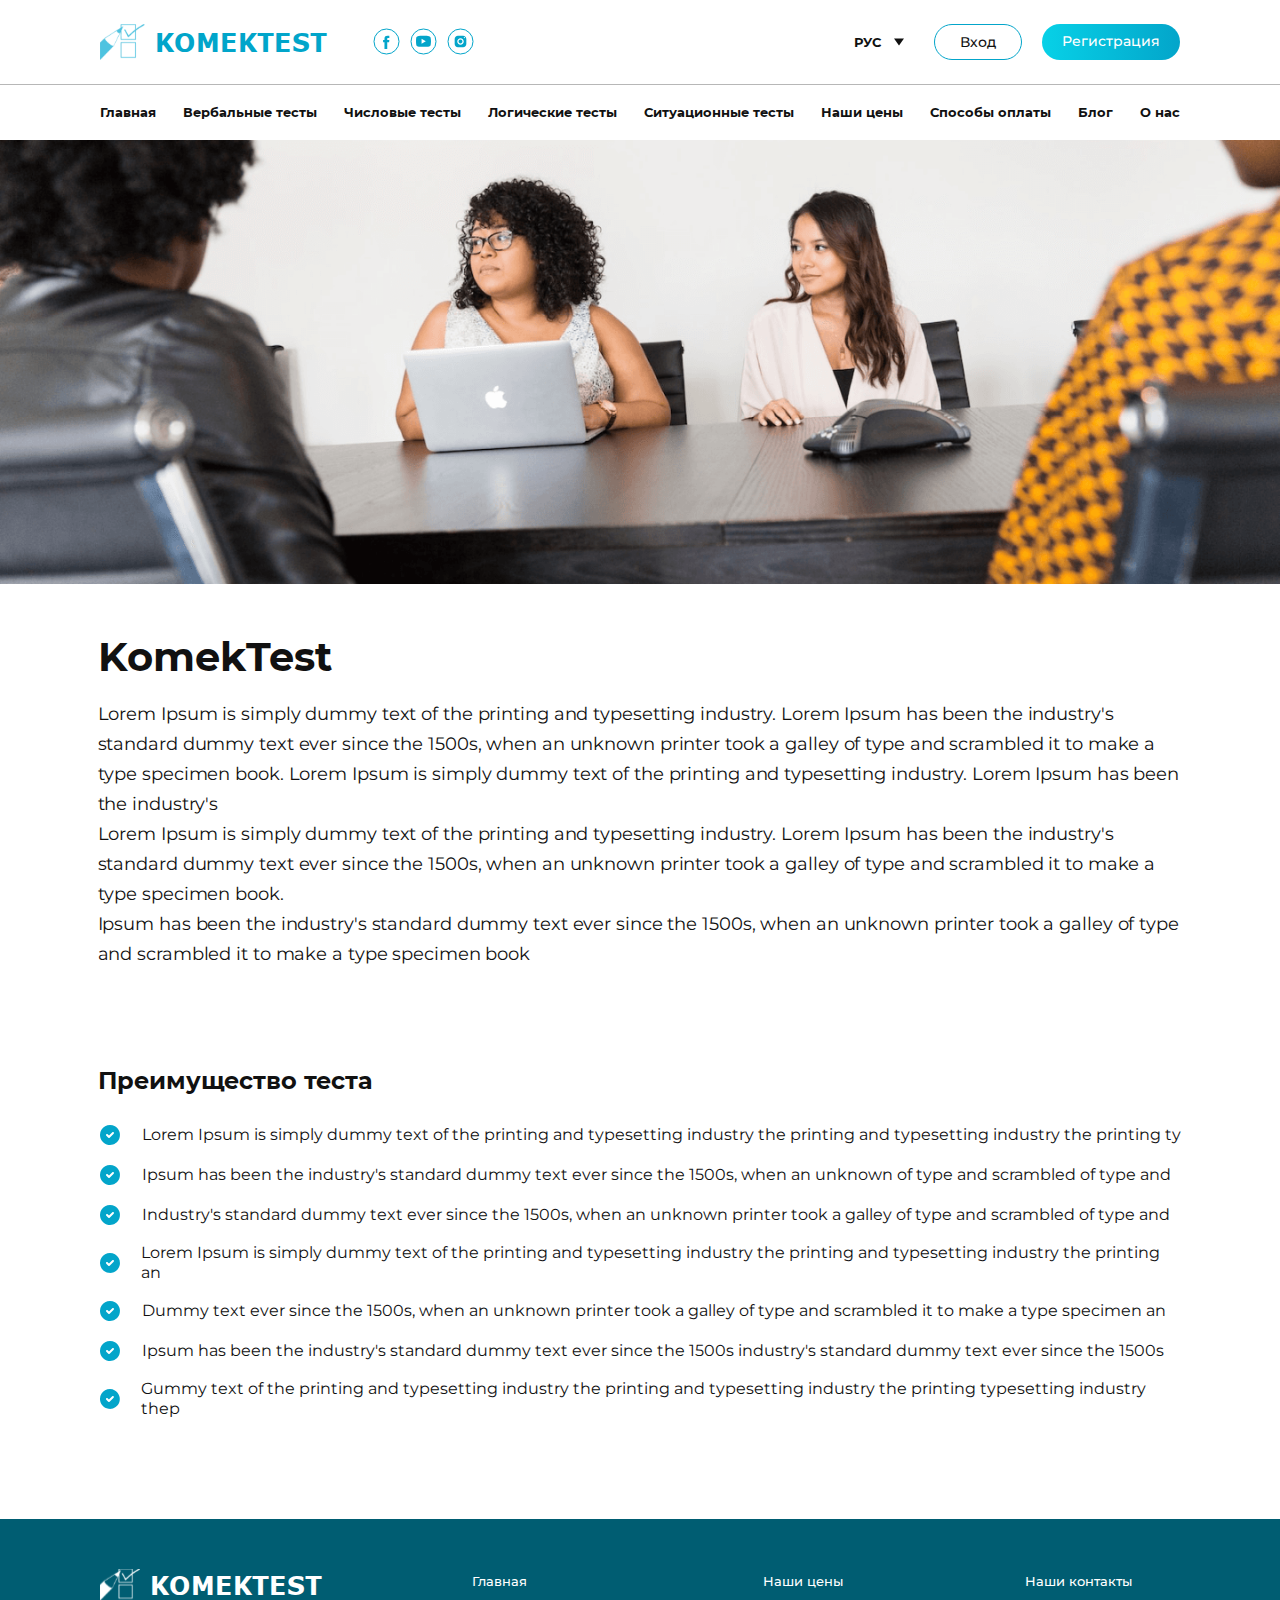
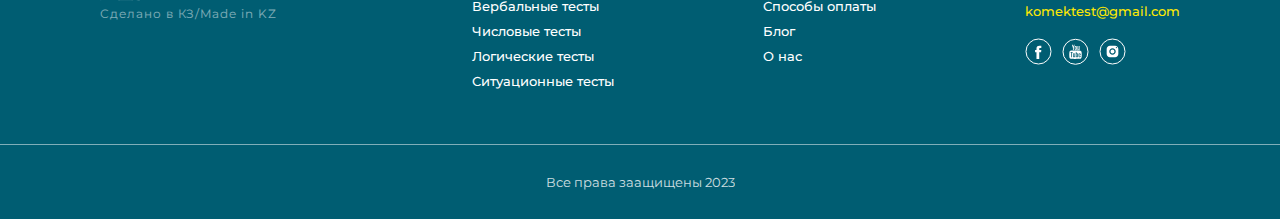
<file: aboutus.html>
<!DOCTYPE html>
<html lang="ru">

<head>
  <meta charset="UTF-8">
  <meta name="viewport" content="width=device-width, initial-scale=1.0">
  <meta http-equiv="X-UA-Compatible" content="ie=edge">
  <title>Komektest</title>
  <link rel="shortcut icon" href="/images/favicon.icon">
  <link rel="stylesheet" href="css/slick.css">
  <link rel="stylesheet" href="css/style.css">
</head>

<body id="body">
<div class="wrapper">
  <header class="header">
    <div class="header__content">
      <div class="header__body-wrapper">
        <div class="header__body">
          <div class="header__block">
            <a class="logo" href="index.html">
              <img src="images/logo-header.svg" alt="logo">
              komektest
            </a>
            <div class="header__socials">
              <a href="#">
                <svg xmlns="http://www.w3.org/2000/svg" width="27" height="27" viewBox="0 0 27 27" fill="none">
                  <circle cx="13.5" cy="13.5" r="12.5" stroke="#03A5CA"/>
                  <path fill-rule="evenodd" clip-rule="evenodd" d="M14.2469 20.8864H11.4756V14.3514H10.0908V12.0997H11.4756V10.7479C11.4756 8.91105 12.2571 7.81818 14.4789 7.81818H16.3281V10.0707H15.1724C14.3074 10.0707 14.2503 10.3854 14.2503 10.9726L14.2465 12.0997H16.3408L16.0957 14.3514H14.2465V20.8864H14.2469Z" fill="#03A5CA"/>
                </svg>
              </a>
              <a href="#">
                <svg xmlns="http://www.w3.org/2000/svg" width="27" height="27" viewBox="0 0 27 27" fill="none">
                  <circle cx="13.5" cy="13.5" r="12.5" stroke="#03A5CA"/>
                  <path fill-rule="evenodd" clip-rule="evenodd" d="M19.0152 8.12768C19.7819 8.30169 20.4426 8.85906 20.5813 9.62442C20.7553 10.4945 20.9293 11.7125 21 13.2786C20.9647 14.8093 20.7906 16.0627 20.652 16.9327C20.512 17.7334 19.8513 18.2555 19.0859 18.4295C17.8679 18.6728 15.7798 18.8468 13.4823 18.8468C11.1849 18.8468 9.09679 18.6728 7.87874 18.4295C7.11338 18.2555 6.45269 17.6981 6.31267 16.9327C6.13866 16.0627 6 14.8446 6 13.2786C6 11.7125 6.13866 10.4945 6.27868 9.62442C6.41735 8.82371 7.07939 8.30169 7.84475 8.12768C8.99347 7.88434 11.1509 7.71033 13.447 7.71033C15.7444 7.71033 17.8679 7.88434 19.0152 8.12768ZM15.8138 13.2786L11.5682 10.8425V15.7147L15.8138 13.2786Z" fill="#03A5CA"/>
                </svg>
              </a>
              <a href="#">
                <svg xmlns="http://www.w3.org/2000/svg" width="27" height="27" viewBox="0 0 27 27" fill="none">
                  <circle cx="13.5" cy="13.5" r="12.5" stroke="#03A5CA"/>
                  <path fill-rule="evenodd" clip-rule="evenodd" d="M7.66699 10.9074C7.66699 9.11787 9.1182 7.66666 10.9077 7.66666H16.0929C17.8825 7.66666 19.3337 9.11787 19.3337 10.9074V16.0926C19.3337 17.8821 17.8825 19.3333 16.0929 19.3333H10.9077C9.1182 19.3333 7.66699 17.8821 7.66699 16.0926V10.9074ZM18.0374 9.61111C18.0374 9.25333 17.747 8.96296 17.3892 8.96296C17.0314 8.96296 16.7411 9.25333 16.7411 9.61111C16.7411 9.96889 17.0314 10.2593 17.3892 10.2593C17.747 10.2593 18.0374 9.96889 18.0374 9.61111ZM13.5003 10.2593C15.2899 10.2593 16.7411 11.7105 16.7411 13.5C16.7411 15.2895 15.2899 16.7407 13.5003 16.7407C11.7108 16.7407 10.2596 15.2895 10.2596 13.5C10.2596 11.7105 11.7108 10.2593 13.5003 10.2593ZM11.5559 13.5C11.5559 12.4261 12.4264 11.5556 13.5003 11.5556C14.5742 11.5556 15.4448 12.4261 15.4448 13.5C15.4448 14.5739 14.5742 15.4444 13.5003 15.4444C12.4264 15.4444 11.5559 14.5739 11.5559 13.5Z" fill="#03A5CA"/>
                </svg>
              </a>
            </div>
          </div>
          <div class="header__box">
            <div class="dropdown">
              <button class="dropdown__button">Рус</button>
              <ul class="dropdown__list">
                <a href="#">Каз</a>
              </ul>
              <input type="text" name="select-category" value="" class="dropdown__input-hidden">
            </div>
            <div class="header__part">
              <a class="popup-link" href="#popup">Вход</a>
              <a class="popup-link" href="#popup-reg">Регистрация</a>
            </div>
          </div>
          <div class="header__burger" id="hamb">
            <span></span>
          </div>
        </div>
      </div>
        <div class="header__bottom _container">
          <nav class="menu" id="menu">
            <ul class="menu__list">
              <li class="menu__list-item">
                  <a href="index.html">Главная</a>
              </li>
              <li class="menu__list-item">
                  <a href="#">Вербальные тесты</a>
              </li>
              <li class="menu__list-item">
                  <a href="#">Числовые тесты</a>
              </li>
              <li class="menu__list-item">
                  <a href="#">Логические тесты</a>
              </li>
              <li class="menu__list-item">
                <a href="#">Ситуационные тесты </a>
              </li>
              <li class="menu__list-item">
                  <a href="prices.html">Наши цены</a>
              </li>
              <li class="menu__list-item">
                  <a href="qr.html">Способы оплаты</a>
              </li>
              <li class="menu__list-item">
                  <a href="blog.html">Блог</a>
              </li>
              <li class="menu__list-item">
                <a href="aboutus.html">О нас</a>
              </li>
            </ul>
          </nav>
        </div>
      </div>
  </header>
<main class="main">

  <section class="aboutus">
    <div class="aboutus__content">
      <div class="aboutus__photo">
        <img src="images/aboutus-photo.png" alt="about us photo">
      </div>
      <div class="aboutus__body">
        <div class="aboutus__title">
          <h1>KomekTest</h1>
        </div>
        <div class="aboutus__text">
          <p>Lorem Ipsum is simply dummy text of the printing and typesetting industry. Lorem Ipsum has been the industry's standard dummy text ever since the 1500s, when an unknown printer took a galley of type and scrambled it to make a type specimen book. Lorem Ipsum is simply dummy text of the printing and typesetting industry. Lorem Ipsum has been the industry's</p>
          <p>Lorem Ipsum is simply dummy text of the printing and typesetting industry. Lorem Ipsum has been the industry's standard dummy text ever since the 1500s, when an unknown printer took a galley of type and scrambled it to make a type specimen book.</p>
          <p>Ipsum has been the industry's standard dummy text ever since the 1500s, when an unknown printer took a galley of type and scrambled it to make a type specimen book</p>
        </div>
        <h2>Преимущество теста</h2>
        <ul class="aboutus__advantage">
          <li>
            <svg xmlns="http://www.w3.org/2000/svg" width="24" height="24" viewBox="0 0 24 24" fill="none">
              <path fill-rule="evenodd" clip-rule="evenodd" d="M21.433 15.3188C23.03 10.7794 21.1674 5.74622 17 3.34001C13.9561 1.58249 10.213 1.55208 7.14089 3.2599C4.06882 4.96772 2.11892 8.163 2.005 11.676L2 12L2.005 12.324C2.16086 17.1337 5.72024 21.1503 10.4762 21.8834C15.2323 22.6165 19.836 19.8583 21.433 15.3188ZM14.387 9.21002C14.7851 8.90121 15.3507 8.93678 15.707 9.29302C16.0632 9.64928 16.0988 10.2149 15.79 10.613L15.707 10.707L11.707 14.707L11.613 14.79C11.2523 15.0699 10.7477 15.0699 10.387 14.79L10.293 14.707L8.293 12.707L8.21 12.613C7.90142 12.2149 7.9371 11.6494 8.29326 11.2933C8.64943 10.9371 9.2149 10.9014 9.613 11.21L9.707 11.293L11 12.585L14.293 9.29302L14.387 9.21002Z" fill="#03A5CA"/>
            </svg>
            <p>Lorem Ipsum is simply dummy text of the printing and typesetting industry the printing and typesetting industry the printing  ty</p>
          </li>
          <li>
            <svg xmlns="http://www.w3.org/2000/svg" width="24" height="24" viewBox="0 0 24 24" fill="none">
              <path fill-rule="evenodd" clip-rule="evenodd" d="M21.433 15.3188C23.03 10.7794 21.1674 5.74622 17 3.34001C13.9561 1.58249 10.213 1.55208 7.14089 3.2599C4.06882 4.96772 2.11892 8.163 2.005 11.676L2 12L2.005 12.324C2.16086 17.1337 5.72024 21.1503 10.4762 21.8834C15.2323 22.6165 19.836 19.8583 21.433 15.3188ZM14.387 9.21002C14.7851 8.90121 15.3507 8.93678 15.707 9.29302C16.0632 9.64928 16.0988 10.2149 15.79 10.613L15.707 10.707L11.707 14.707L11.613 14.79C11.2523 15.0699 10.7477 15.0699 10.387 14.79L10.293 14.707L8.293 12.707L8.21 12.613C7.90142 12.2149 7.9371 11.6494 8.29326 11.2933C8.64943 10.9371 9.2149 10.9014 9.613 11.21L9.707 11.293L11 12.585L14.293 9.29302L14.387 9.21002Z" fill="#03A5CA"/>
            </svg>
            <p>Ipsum has been the industry's standard dummy text ever since the 1500s, when an unknown of type and scrambled  of type and</p>
          </li>
          <li>
            <svg xmlns="http://www.w3.org/2000/svg" width="24" height="24" viewBox="0 0 24 24" fill="none">
              <path fill-rule="evenodd" clip-rule="evenodd" d="M21.433 15.3188C23.03 10.7794 21.1674 5.74622 17 3.34001C13.9561 1.58249 10.213 1.55208 7.14089 3.2599C4.06882 4.96772 2.11892 8.163 2.005 11.676L2 12L2.005 12.324C2.16086 17.1337 5.72024 21.1503 10.4762 21.8834C15.2323 22.6165 19.836 19.8583 21.433 15.3188ZM14.387 9.21002C14.7851 8.90121 15.3507 8.93678 15.707 9.29302C16.0632 9.64928 16.0988 10.2149 15.79 10.613L15.707 10.707L11.707 14.707L11.613 14.79C11.2523 15.0699 10.7477 15.0699 10.387 14.79L10.293 14.707L8.293 12.707L8.21 12.613C7.90142 12.2149 7.9371 11.6494 8.29326 11.2933C8.64943 10.9371 9.2149 10.9014 9.613 11.21L9.707 11.293L11 12.585L14.293 9.29302L14.387 9.21002Z" fill="#03A5CA"/>
            </svg>
            <p>Industry's standard dummy text ever since the 1500s, when an unknown printer took a galley of type and scrambled of type and</p>
          </li>
          <li>
            <svg xmlns="http://www.w3.org/2000/svg" width="24" height="24" viewBox="0 0 24 24" fill="none">
              <path fill-rule="evenodd" clip-rule="evenodd" d="M21.433 15.3188C23.03 10.7794 21.1674 5.74622 17 3.34001C13.9561 1.58249 10.213 1.55208 7.14089 3.2599C4.06882 4.96772 2.11892 8.163 2.005 11.676L2 12L2.005 12.324C2.16086 17.1337 5.72024 21.1503 10.4762 21.8834C15.2323 22.6165 19.836 19.8583 21.433 15.3188ZM14.387 9.21002C14.7851 8.90121 15.3507 8.93678 15.707 9.29302C16.0632 9.64928 16.0988 10.2149 15.79 10.613L15.707 10.707L11.707 14.707L11.613 14.79C11.2523 15.0699 10.7477 15.0699 10.387 14.79L10.293 14.707L8.293 12.707L8.21 12.613C7.90142 12.2149 7.9371 11.6494 8.29326 11.2933C8.64943 10.9371 9.2149 10.9014 9.613 11.21L9.707 11.293L11 12.585L14.293 9.29302L14.387 9.21002Z" fill="#03A5CA"/>
            </svg>
            <p>Lorem Ipsum is simply dummy text of the printing and typesetting industry the printing and typesetting industry the printing an</p>
          </li>
          <li>
            <svg xmlns="http://www.w3.org/2000/svg" width="24" height="24" viewBox="0 0 24 24" fill="none">
              <path fill-rule="evenodd" clip-rule="evenodd" d="M21.433 15.3188C23.03 10.7794 21.1674 5.74622 17 3.34001C13.9561 1.58249 10.213 1.55208 7.14089 3.2599C4.06882 4.96772 2.11892 8.163 2.005 11.676L2 12L2.005 12.324C2.16086 17.1337 5.72024 21.1503 10.4762 21.8834C15.2323 22.6165 19.836 19.8583 21.433 15.3188ZM14.387 9.21002C14.7851 8.90121 15.3507 8.93678 15.707 9.29302C16.0632 9.64928 16.0988 10.2149 15.79 10.613L15.707 10.707L11.707 14.707L11.613 14.79C11.2523 15.0699 10.7477 15.0699 10.387 14.79L10.293 14.707L8.293 12.707L8.21 12.613C7.90142 12.2149 7.9371 11.6494 8.29326 11.2933C8.64943 10.9371 9.2149 10.9014 9.613 11.21L9.707 11.293L11 12.585L14.293 9.29302L14.387 9.21002Z" fill="#03A5CA"/>
            </svg>
            <p>Dummy text ever since the 1500s, when an unknown printer took a galley of type and scrambled it to make a type specimen  an</p>
          </li>
          <li>
            <svg xmlns="http://www.w3.org/2000/svg" width="24" height="24" viewBox="0 0 24 24" fill="none">
              <path fill-rule="evenodd" clip-rule="evenodd" d="M21.433 15.3188C23.03 10.7794 21.1674 5.74622 17 3.34001C13.9561 1.58249 10.213 1.55208 7.14089 3.2599C4.06882 4.96772 2.11892 8.163 2.005 11.676L2 12L2.005 12.324C2.16086 17.1337 5.72024 21.1503 10.4762 21.8834C15.2323 22.6165 19.836 19.8583 21.433 15.3188ZM14.387 9.21002C14.7851 8.90121 15.3507 8.93678 15.707 9.29302C16.0632 9.64928 16.0988 10.2149 15.79 10.613L15.707 10.707L11.707 14.707L11.613 14.79C11.2523 15.0699 10.7477 15.0699 10.387 14.79L10.293 14.707L8.293 12.707L8.21 12.613C7.90142 12.2149 7.9371 11.6494 8.29326 11.2933C8.64943 10.9371 9.2149 10.9014 9.613 11.21L9.707 11.293L11 12.585L14.293 9.29302L14.387 9.21002Z" fill="#03A5CA"/>
            </svg>
            <p>Ipsum has been the industry's standard dummy text ever since the 1500s industry's standard dummy text ever since the 1500s</p>
          </li>
          <li>
            <svg xmlns="http://www.w3.org/2000/svg" width="24" height="24" viewBox="0 0 24 24" fill="none">
              <path fill-rule="evenodd" clip-rule="evenodd" d="M21.433 15.3188C23.03 10.7794 21.1674 5.74622 17 3.34001C13.9561 1.58249 10.213 1.55208 7.14089 3.2599C4.06882 4.96772 2.11892 8.163 2.005 11.676L2 12L2.005 12.324C2.16086 17.1337 5.72024 21.1503 10.4762 21.8834C15.2323 22.6165 19.836 19.8583 21.433 15.3188ZM14.387 9.21002C14.7851 8.90121 15.3507 8.93678 15.707 9.29302C16.0632 9.64928 16.0988 10.2149 15.79 10.613L15.707 10.707L11.707 14.707L11.613 14.79C11.2523 15.0699 10.7477 15.0699 10.387 14.79L10.293 14.707L8.293 12.707L8.21 12.613C7.90142 12.2149 7.9371 11.6494 8.29326 11.2933C8.64943 10.9371 9.2149 10.9014 9.613 11.21L9.707 11.293L11 12.585L14.293 9.29302L14.387 9.21002Z" fill="#03A5CA"/>
            </svg>
            <p>Gummy text of the printing and typesetting industry the printing and typesetting industry the printing typesetting industry thep</p>
          </li>
        </ul>
      </div>
    </div>
  </section>

</main>
  <footer class="footer">
      <div class="footer__content">
        <div class="footer__body _container">
          <div class="footer__logo">
            <a href="index.html" class="logo logo__footer">
              <img src="images/logo-footer.svg" alt="footer logo">
              komektest
            </a>
            <p>Сделано в КЗ/Made in KZ</p>
          </div>
            <div class="footer__box">
              <nav class="footer__nav">
                <ul class="footer__list">
                  <li class="footer__item">
                    <a href="index.html">Главная</a>
                  </li>
                  <li class="footer__item">
                    <a href="#">Вербальные тесты</a>
                  </li>
                  <li class="footer__item">
                    <a href="#">Числовые тесты</a>
                  </li>
                  <li class="footer__item">
                    <a href="#">Логические тесты</a>
                  </li>
                  <li class="footer__item">
                    <a href="#">Ситуационные тесты</a>
                  </li>
                </ul>
              </nav>
            </div>
            <div class="footer__box">
              <nav class="footer__nav">
                <ul class="footer__list">
                  <li class="footer__item">
                    <a href="prices.html">Наши цены</a>
                  </li>
                  <li class="footer__item">
                    <a href="qr.html">Способы оплаты</a>
                  </li>
                  <li class="footer__item">
                    <a href="blog.html">Блог</a>
                  </li>
                  <li class="footer__item">
                    <a href="aboutus.html">О нас</a>
                  </li>
                </ul>
              </nav>
            </div>
            <div class="footer__contacts">
              <h3>Наши контакты</h3>
              <a href="mailto:komektest@gmail.com">komektest@gmail.com</a>
              <div class="footer__social">
                <a href="#">
                  <svg xmlns="http://www.w3.org/2000/svg" width="27" height="27" viewBox="0 0 27 27" fill="none">
                    <circle cx="13.5" cy="13.5" r="12.5" stroke="white"/>
                    <path fill-rule="evenodd" clip-rule="evenodd" d="M14.2469 20.8865H11.4756V14.3516H10.0908V12.0999H11.4756V10.7481C11.4756 8.91122 12.2571 7.81836 14.4789 7.81836H16.3281V10.0709H15.1724C14.3074 10.0709 14.2503 10.3856 14.2503 10.9728L14.2465 12.0999H16.3408L16.0957 14.3516H14.2465V20.8865H14.2469Z" fill="white"/>
                  </svg>
                </a>
                <a href="#">
                  <svg xmlns="http://www.w3.org/2000/svg" width="27" height="27" viewBox="0 0 27 27" fill="none">
                    <circle cx="13.5" cy="13.7896" r="12.5" stroke="white"/>
                    <path fill-rule="evenodd" clip-rule="evenodd" d="M10.9543 10.2742C10.9382 10.4948 10.9355 12.0532 10.9516 12.0798C10.9638 12.0997 11.692 12.1087 11.7612 12.0898C11.7918 12.0816 11.7941 12.0126 11.7941 10.9837V9.88671L11.8493 9.71079C11.8799 9.61426 11.9563 9.36076 12.0197 9.1474C12.0677 8.98544 12.1235 8.79941 12.1606 8.67558C12.1725 8.63593 12.1824 8.60266 12.1896 8.57859C12.4643 7.6805 12.7268 6.79639 12.7336 6.74632L12.7421 6.68452L12.3578 6.68227C12.0103 6.68047 11.9042 6.68227 11.8947 6.69129C11.8902 6.69535 11.7702 7.15229 11.5567 7.98046C11.4547 8.37516 11.3688 8.69046 11.3661 8.68144C11.3637 8.67384 11.2918 8.40821 11.1925 8.04137C11.162 7.9288 11.129 7.8067 11.0946 7.6796C10.9485 7.13786 10.8262 6.69219 10.8226 6.68858C10.8172 6.68317 10.352 6.68092 9.97481 6.68407C9.96614 6.68415 9.95808 6.68153 9.95293 6.68431C9.92551 6.69908 9.98037 6.86653 10.4621 8.40402C10.5412 8.65663 10.6599 9.01478 10.7255 9.19927C10.9278 9.76853 10.9755 9.99136 10.9543 10.2742ZM10.058 14.6168L10.0486 16.9187L10.0391 19.2205L9.66559 19.2255C9.37744 19.2295 9.29023 19.225 9.28349 19.2065C9.27855 19.1934 9.27225 18.1551 9.27 16.8997L9.26506 14.6168L8.8452 14.6123L8.42534 14.6069V14.2474V13.8874L9.66604 13.8924L10.9076 13.8974L10.913 14.2524L10.918 14.6069L10.4882 14.6123L10.058 14.6168ZM17.2401 16.1018C17.2168 16.1789 17.1925 16.7107 17.21 16.7567C17.2195 16.782 17.2725 16.7861 17.5912 16.7861H17.9621L17.9558 16.45C17.9495 16.1415 17.9454 16.1058 17.9045 16.0224C17.8398 15.8907 17.7436 15.832 17.5921 15.832C17.4101 15.832 17.2945 15.9204 17.2401 16.1018ZM18.6116 18.534C18.5168 18.8854 18.2655 19.1344 17.9023 19.2368C17.4123 19.3739 16.8733 19.1483 16.658 18.7167C16.5375 18.474 16.5335 18.4257 16.5335 17.2407C16.5335 16.2745 16.5371 16.1564 16.5676 16.0246C16.6544 15.6512 16.8706 15.4098 17.2365 15.2759C17.7216 15.0986 18.3055 15.3228 18.5163 15.7671C18.6269 16.0016 18.6404 16.1018 18.6521 16.7622L18.6615 17.354L17.9373 17.3594L17.2132 17.3639L17.2078 17.7617C17.2001 18.3229 17.2374 18.4956 17.3885 18.598C17.5152 18.6837 17.7103 18.677 17.8164 18.5836C17.9162 18.4956 17.9445 18.4014 17.9544 18.1267L17.963 17.8849H18.3132H18.6629L18.6521 18.1546C18.6458 18.303 18.6274 18.474 18.6116 18.534ZM15.1314 18.4244C15.1085 18.4898 15.0792 18.5317 15.0347 18.5619C14.9215 18.6377 14.7574 18.6138 14.6077 18.4992L14.5416 18.4487V17.2407V16.0328L14.6081 15.9822C14.8104 15.8271 15.0312 15.8442 15.1188 16.0215C15.153 16.091 15.1552 16.1532 15.1593 17.2123C15.1633 18.2286 15.1606 18.3382 15.1314 18.4244ZM15.776 18.9467C15.7162 19.0807 15.5832 19.2119 15.473 19.244C15.188 19.3288 14.9592 19.2602 14.6949 19.0108C14.6126 18.9332 14.5362 18.87 14.525 18.87C14.511 18.87 14.5039 18.9305 14.5039 19.05V19.23H14.164H13.8242V16.5587V13.8879H14.164H14.5039V14.7594C14.5039 15.2384 14.5106 15.6309 14.5178 15.6309C14.5259 15.6309 14.5974 15.5673 14.6774 15.4901C14.8612 15.3119 15.0145 15.2344 15.2092 15.219C15.5571 15.1929 15.7639 15.3719 15.8587 15.782C15.8879 15.9101 15.8915 16.0562 15.8915 17.2407C15.8915 18.6837 15.8911 18.6901 15.776 18.9467ZM12.2854 18.9278C12.151 19.0649 11.9914 19.1759 11.8557 19.2264C11.5743 19.3324 11.3073 19.2706 11.1931 19.0739C11.0888 18.8939 11.087 18.8533 11.087 16.9854V15.2709H11.4259H11.7658L11.7707 16.8857C11.7761 18.4722 11.777 18.502 11.8148 18.566C11.8647 18.6522 11.942 18.6756 12.0634 18.6418C12.1353 18.6219 12.1838 18.5868 12.2998 18.4708L12.4464 18.3251V16.7978V15.2709H12.7862H13.1261V17.2502V19.23H12.7862H12.4464V19.0216C12.4464 18.8646 12.4401 18.8132 12.4221 18.8132C12.4086 18.8132 12.347 18.8646 12.2854 18.9278ZM10.9832 20.8512C11.1805 20.8584 11.7028 20.8705 12.1443 20.8782C13.064 20.8945 14.7551 20.885 15.7216 20.8579C16.3721 20.8394 17.5579 20.7916 17.7791 20.7745C17.8416 20.7695 17.9859 20.7605 18.1001 20.7537C18.4844 20.7321 18.7285 20.6513 18.9573 20.4704C19.2545 20.2363 19.4837 19.8042 19.5808 19.2972C19.673 18.8177 19.7346 17.9634 19.7467 16.9936C19.7575 16.183 19.7431 15.7454 19.6851 15.0436C19.6109 14.1567 19.5529 13.869 19.3704 13.4995C19.129 13.0101 18.7802 12.7521 18.2835 12.6953C17.8996 12.6515 16.4548 12.5893 15.1175 12.5595C12.8024 12.5081 8.99669 12.6073 8.5103 12.7322C8.28599 12.79 8.11742 12.8874 7.9421 13.0629C7.63507 13.3696 7.45211 13.8094 7.37839 14.4184C7.21072 15.8077 7.20712 17.487 7.3685 18.9269C7.43818 19.5462 7.58203 19.9486 7.85085 20.2801C8.01897 20.4871 8.30846 20.6631 8.56739 20.7154C8.749 20.7524 9.6584 20.8033 10.9832 20.8512ZM15.9189 12.1457C15.7292 12.1204 15.6182 12.0469 15.5422 11.8958C15.4469 11.7063 15.4469 11.7073 15.4469 9.8195V8.05805H15.8299H16.2125L16.2205 9.68192C16.2291 11.4456 16.2268 11.4046 16.332 11.4312C16.4287 11.4551 16.5357 11.4032 16.6687 11.267L16.7964 11.1366L16.8013 9.59712L16.8058 8.05805L17.1884 8.05264L17.5709 8.04813V10.064V12.0803L17.5188 12.0911C17.4563 12.1042 16.8764 12.1033 16.8297 12.0898C16.8013 12.0821 16.7968 12.0559 16.7968 11.8981V11.7149L16.6881 11.8214C16.4381 12.0654 16.1684 12.1791 15.9189 12.1457ZM13.9913 11.3757C14.1226 11.2756 14.1235 11.267 14.1302 10.1334C14.1361 9.2525 14.1329 9.10274 14.1064 8.98275C14.0705 8.82037 14.0075 8.74368 13.8844 8.70985C13.7252 8.66745 13.5796 8.75857 13.5283 8.93314C13.4897 9.06756 13.4901 11.0658 13.5292 11.2002C13.5589 11.3013 13.6537 11.4118 13.7239 11.4271C13.8151 11.4465 13.9271 11.4249 13.9918 11.3757H13.9913ZM13.6915 12.1448C13.349 12.1033 13.0343 11.9012 12.8828 11.6252C12.7286 11.3441 12.7142 11.1971 12.7232 9.95933C12.7304 9.0008 12.7331 8.9408 12.7709 8.80323C12.8612 8.4762 13.0361 8.25337 13.3072 8.11849C13.6794 7.934 14.0808 7.95791 14.4319 8.18615C14.6557 8.33095 14.7915 8.54115 14.8643 8.85375C14.8962 8.99178 14.8994 9.09778 14.8994 10.0658C14.8994 11.2431 14.894 11.3112 14.7735 11.5661C14.658 11.8119 14.3964 12.0284 14.1235 12.1046C14.003 12.1376 13.794 12.1574 13.6915 12.1448Z" fill="white"/>
                  </svg>
                </a>
                <a href="#">
                  <svg xmlns="http://www.w3.org/2000/svg" width="27" height="27" viewBox="0 0 27 27" fill="none">
                    <circle cx="13.5" cy="13.5" r="12.5" stroke="white"/>
                    <path fill-rule="evenodd" clip-rule="evenodd" d="M7.66699 10.9072C7.66699 9.11771 9.1182 7.6665 10.9077 7.6665H16.0929C17.8825 7.6665 19.3337 9.11771 19.3337 10.9072V16.0924C19.3337 17.882 17.8825 19.3332 16.0929 19.3332H10.9077C9.1182 19.3332 7.66699 17.882 7.66699 16.0924V10.9072ZM18.0374 9.61095C18.0374 9.25317 17.747 8.9628 17.3892 8.9628C17.0314 8.9628 16.7411 9.25317 16.7411 9.61095C16.7411 9.96873 17.0314 10.2591 17.3892 10.2591C17.747 10.2591 18.0374 9.96873 18.0374 9.61095ZM13.5003 10.2591C15.2899 10.2591 16.7411 11.7103 16.7411 13.4998C16.7411 15.2894 15.2899 16.7406 13.5003 16.7406C11.7108 16.7406 10.2596 15.2894 10.2596 13.4998C10.2596 11.7103 11.7108 10.2591 13.5003 10.2591ZM11.5559 13.4998C11.5559 12.426 12.4264 11.5554 13.5003 11.5554C14.5742 11.5554 15.4448 12.426 15.4448 13.4998C15.4448 14.5737 14.5742 15.4443 13.5003 15.4443C12.4264 15.4443 11.5559 14.5737 11.5559 13.4998Z" fill="white"/>
                  </svg>
                </a>
              </div>
            </div>
        </div>
        <div class="footer__bottom">
          <p>Все права заащищены 2023</p>
        </div>
      </div>
  </footer>
  <div class="popup" id="popup">
    <div class="popup__body">
      <div class="popup__content">
        <a class="popup__close close-popup" href="#header">
          <svg xmlns="http://www.w3.org/2000/svg" width="24" height="24" viewBox="0 0 24 24" fill="none">
            <circle cx="12" cy="12" r="12" fill="#EBEDF0"/>
            <path d="M8.4 8.4L15.6 15.6" stroke="#A0A1A3" stroke-width="2" stroke-linecap="round"/>
            <path d="M15.6 8.4L8.4 15.6" stroke="#A0A1A3" stroke-width="2" stroke-linecap="round"/>
          </svg>
        </a>
        <h2 class="popup__title">Войти</h2>
        <div class="popup__block">
          <p>Новый пользователь?</p>
          <a class="popup-link" href="#popup-reg">Создать учетную запись</a>
        </div>
        <form class="form" method="post" name="form">
          <label>
            <span>Email</span>
            <input class="form__input-email" type="email" name="email" required>
          </label>
          <label>
            <span>Password</span>
            <input class="form__input-email" type="password" name="password" required>
          </label>
          <div class="popup__block popup__block--mod">
            <a class="popup-link" href="#popup-recover">Забыли пароль?</a>
            <a class="popup-link" href="#popup-change-password">Изменить пароль</a>
          </div>
          <button class="form__input-button send-form" type="submit">Войти</button>
        </form>
        <div class="popup__checkbox">
          <label>
            <input class="checkbox" type="checkbox" name="coding-notes" checked>
            <span class="custom-checkbox"></span>
            Запомнить меня на этом компьютере
          </label>
          <label>
            <input class="checkbox" type="checkbox" name="coding-notes" checked>
            <span class="custom-checkbox"></span>
            Галочка о конфиденциальности
          </label>
        </div>
      </div>
    </div>
  </div>
  <div class="popup" id="popup-reg">
    <div class="popup__body">
      <div class="popup__content">
        <a class="popup__close close-popup" href="#header">
          <svg xmlns="http://www.w3.org/2000/svg" width="24" height="24" viewBox="0 0 24 24" fill="none">
            <circle cx="12" cy="12" r="12" fill="#EBEDF0"/>
            <path d="M8.4 8.4L15.6 15.6" stroke="#A0A1A3" stroke-width="2" stroke-linecap="round"/>
            <path d="M15.6 8.4L8.4 15.6" stroke="#A0A1A3" stroke-width="2" stroke-linecap="round"/>
          </svg>
        </a>
        <h2 class="popup__title">Регистрация</h2>
        <form class="form" method="post" name="form">
          <label>
            <span>Email</span>
            <input class="form__input-email" type="email" name="email" required>
          </label>
          <label>
            <span>Пароль</span>
            <input class="form__input-email" type="password" name="password" required>
          </label>
          <label>
            <span>Потверждение пароля</span>
            <input class="form__input-email" type="password" name="password" required>
          </label>
          <div class="form__captcha">
            <img src="images/captcha.png" alt="captcha">
          </div>
          <button class="form__input-button send-form" type="submit">Зарегистрироваться</button>
        </form>
      </div>
    </div>
  </div>
  <div class="popup" id="popup-recover">
    <div class="popup__body">
      <div class="popup__content">
        <a class="popup__close close-popup" href="#header">
          <svg xmlns="http://www.w3.org/2000/svg" width="24" height="24" viewBox="0 0 24 24" fill="none">
            <circle cx="12" cy="12" r="12" fill="#EBEDF0"/>
            <path d="M8.4 8.4L15.6 15.6" stroke="#A0A1A3" stroke-width="2" stroke-linecap="round"/>
            <path d="M15.6 8.4L8.4 15.6" stroke="#A0A1A3" stroke-width="2" stroke-linecap="round"/>
          </svg>
        </a>
        <h2 class="popup__title">Забыли пароль?</h2>
        <form class="form" method="post" name="form">
          <label>
            <span>Email</span>
            <input class="form__input-email" type="email" name="email" required>
          </label>
          <button class="form__input-button send-form" type="submit">Восстановить пароль</button>
        </form>
      </div>
    </div>
  </div>
  <div class="popup" id="popup-change-password">
    <div class="popup__body">
      <div class="popup__content">
        <a class="popup__close close-popup" href="#header">
          <svg xmlns="http://www.w3.org/2000/svg" width="24" height="24" viewBox="0 0 24 24" fill="none">
            <circle cx="12" cy="12" r="12" fill="#EBEDF0"/>
            <path d="M8.4 8.4L15.6 15.6" stroke="#A0A1A3" stroke-width="2" stroke-linecap="round"/>
            <path d="M15.6 8.4L8.4 15.6" stroke="#A0A1A3" stroke-width="2" stroke-linecap="round"/>
          </svg>
        </a>
        <h2 class="popup__title">Войти</h2>
        <div class="popup__block">
          <p>Новый пользователь?</p>
          <a class="popup-link" href="#popup-reg">Создать учетную запись</a>
        </div>
        <form class="form" method="post" name="form">
          <label>
            <span>Новый пароль</span>
            <input class="form__input-email" type="password" name="password" required>
          </label>
          <label>
            <span>Повторите пароль</span>
            <input class="form__input-email" type="password" name="password" required>
          </label>
          <button class="form__input-button send-form" type="submit">Изменить пароль</button>
        </form>
      </div>
    </div>
  </div>
  <script src="js/jquery.js"></script>
  <script src="js/slick.min.js"></script>
  <script src="js/main.js"></script>
  </div>
</body>

</html>
</file>
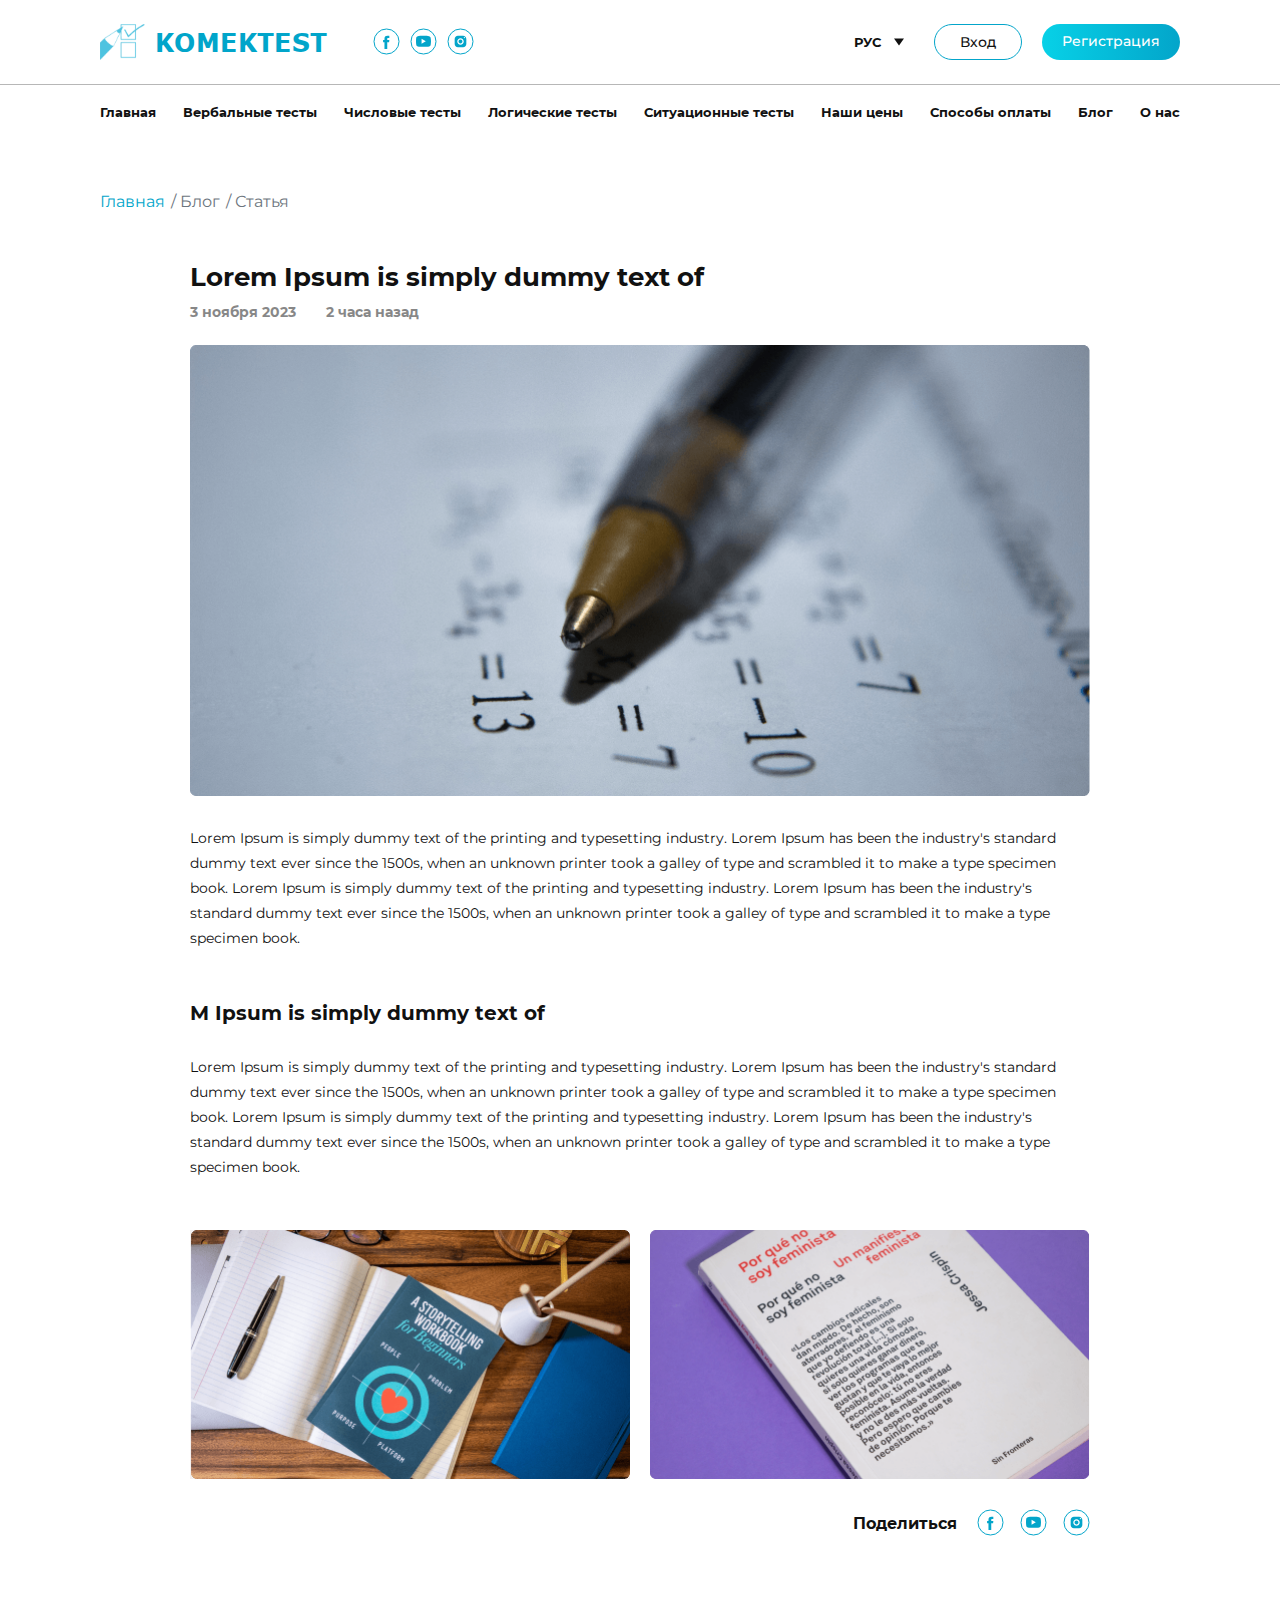
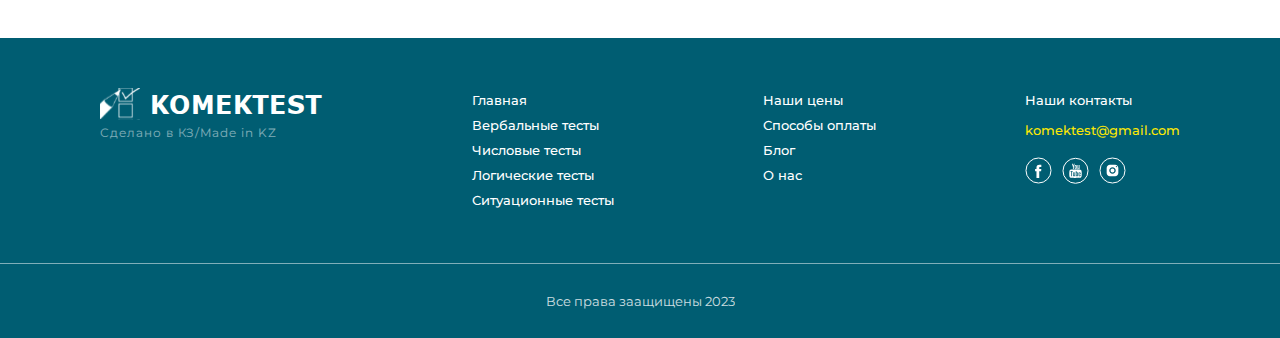
<file: article.html>
<!DOCTYPE html>
<html lang="ru">

<head>
  <meta charset="UTF-8">
  <meta name="viewport" content="width=device-width, initial-scale=1.0">
  <meta http-equiv="X-UA-Compatible" content="ie=edge">
  <title>Komektest</title>
  <link rel="shortcut icon" href="/images/favicon.icon">
  <link rel="stylesheet" href="css/slick.css">
  <link rel="stylesheet" href="css/style.css">
</head>

<body id="body">
<div class="wrapper">
  <header class="header">
    <div class="header__content">
      <div class="header__body-wrapper">
        <div class="header__body">
          <div class="header__block">
            <a class="logo" href="index.html">
              <img src="images/logo-header.svg" alt="logo">
              komektest
            </a>
            <div class="header__socials">
              <a href="#">
                <svg xmlns="http://www.w3.org/2000/svg" width="27" height="27" viewBox="0 0 27 27" fill="none">
                  <circle cx="13.5" cy="13.5" r="12.5" stroke="#03A5CA"/>
                  <path fill-rule="evenodd" clip-rule="evenodd" d="M14.2469 20.8864H11.4756V14.3514H10.0908V12.0997H11.4756V10.7479C11.4756 8.91105 12.2571 7.81818 14.4789 7.81818H16.3281V10.0707H15.1724C14.3074 10.0707 14.2503 10.3854 14.2503 10.9726L14.2465 12.0997H16.3408L16.0957 14.3514H14.2465V20.8864H14.2469Z" fill="#03A5CA"/>
                </svg>
              </a>
              <a href="#">
                <svg xmlns="http://www.w3.org/2000/svg" width="27" height="27" viewBox="0 0 27 27" fill="none">
                  <circle cx="13.5" cy="13.5" r="12.5" stroke="#03A5CA"/>
                  <path fill-rule="evenodd" clip-rule="evenodd" d="M19.0152 8.12768C19.7819 8.30169 20.4426 8.85906 20.5813 9.62442C20.7553 10.4945 20.9293 11.7125 21 13.2786C20.9647 14.8093 20.7906 16.0627 20.652 16.9327C20.512 17.7334 19.8513 18.2555 19.0859 18.4295C17.8679 18.6728 15.7798 18.8468 13.4823 18.8468C11.1849 18.8468 9.09679 18.6728 7.87874 18.4295C7.11338 18.2555 6.45269 17.6981 6.31267 16.9327C6.13866 16.0627 6 14.8446 6 13.2786C6 11.7125 6.13866 10.4945 6.27868 9.62442C6.41735 8.82371 7.07939 8.30169 7.84475 8.12768C8.99347 7.88434 11.1509 7.71033 13.447 7.71033C15.7444 7.71033 17.8679 7.88434 19.0152 8.12768ZM15.8138 13.2786L11.5682 10.8425V15.7147L15.8138 13.2786Z" fill="#03A5CA"/>
                </svg>
              </a>
              <a href="#">
                <svg xmlns="http://www.w3.org/2000/svg" width="27" height="27" viewBox="0 0 27 27" fill="none">
                  <circle cx="13.5" cy="13.5" r="12.5" stroke="#03A5CA"/>
                  <path fill-rule="evenodd" clip-rule="evenodd" d="M7.66699 10.9074C7.66699 9.11787 9.1182 7.66666 10.9077 7.66666H16.0929C17.8825 7.66666 19.3337 9.11787 19.3337 10.9074V16.0926C19.3337 17.8821 17.8825 19.3333 16.0929 19.3333H10.9077C9.1182 19.3333 7.66699 17.8821 7.66699 16.0926V10.9074ZM18.0374 9.61111C18.0374 9.25333 17.747 8.96296 17.3892 8.96296C17.0314 8.96296 16.7411 9.25333 16.7411 9.61111C16.7411 9.96889 17.0314 10.2593 17.3892 10.2593C17.747 10.2593 18.0374 9.96889 18.0374 9.61111ZM13.5003 10.2593C15.2899 10.2593 16.7411 11.7105 16.7411 13.5C16.7411 15.2895 15.2899 16.7407 13.5003 16.7407C11.7108 16.7407 10.2596 15.2895 10.2596 13.5C10.2596 11.7105 11.7108 10.2593 13.5003 10.2593ZM11.5559 13.5C11.5559 12.4261 12.4264 11.5556 13.5003 11.5556C14.5742 11.5556 15.4448 12.4261 15.4448 13.5C15.4448 14.5739 14.5742 15.4444 13.5003 15.4444C12.4264 15.4444 11.5559 14.5739 11.5559 13.5Z" fill="#03A5CA"/>
                </svg>
              </a>
            </div>
          </div>
          <div class="header__box">
            <div class="dropdown">
              <button class="dropdown__button">Рус</button>
              <ul class="dropdown__list">
                <a href="#">Каз</a>
              </ul>
              <input type="text" name="select-category" value="" class="dropdown__input-hidden">
            </div>
            <div class="header__part">
              <a class="popup-link" href="#popup">Вход</a>
              <a class="popup-link" href="#popup-reg">Регистрация</a>
            </div>
          </div>
          <div class="header__burger" id="hamb">
            <span></span>
          </div>
        </div>
      </div>
        <div class="header__bottom _container">
          <nav class="menu" id="menu">
            <ul class="menu__list">
              <li class="menu__list-item">
                  <a href="index.html">Главная</a>
              </li>
              <li class="menu__list-item">
                  <a href="#">Вербальные тесты</a>
              </li>
              <li class="menu__list-item">
                  <a href="#">Числовые тесты</a>
              </li>
              <li class="menu__list-item">
                  <a href="#">Логические тесты</a>
              </li>
              <li class="menu__list-item">
                <a href="#">Ситуационные тесты </a>
              </li>
              <li class="menu__list-item">
                  <a href="prices.html">Наши цены</a>
              </li>
              <li class="menu__list-item">
                  <a href="qr.html">Способы оплаты</a>
              </li>
              <li class="menu__list-item">
                  <a href="blog.html">Блог</a>
              </li>
              <li class="menu__list-item">
                <a href="aboutus.html">О нас</a>
              </li>
            </ul>
          </nav>
        </div>
      </div>
  </header>
<main class="main">

  <section class="prices">
    <div class="package__content _container">
      <div class="bread-crumbs bread-crumbs--mod">
        <a href="index.html">Главная</a>
        <a href="blog.html">/ Блог</a>
        <p>/ Статья</p>
      </div>
      <article class="article">
        <div class="article__title">
          <h1>Lorem Ipsum is simply dummy text of </h1>
        </div>
        <div class="article__box">
          <time datetime="2023-11-3">3 ноября 2023</time>
          <span>2 часа назад</span>
        </div>
        <img src="images/article-main-photo.png" alt="photo">
        <p>Lorem Ipsum is simply dummy text of the printing and typesetting industry. Lorem Ipsum has been the industry's standard dummy text ever since the 1500s, when an unknown printer took a galley of type and scrambled it to make a type specimen book. Lorem Ipsum is simply dummy text of the printing and typesetting industry. Lorem Ipsum has been the industry's standard dummy text ever since the 1500s, when an unknown printer took a galley of type and scrambled it to make a type specimen book.</p>
        <h2>M Ipsum is simply dummy text of </h2>
        <p>Lorem Ipsum is simply dummy text of the printing and typesetting industry. Lorem Ipsum has been the industry's standard dummy text ever since the 1500s, when an unknown printer took a galley of type and scrambled it to make a type specimen book. Lorem Ipsum is simply dummy text of the printing and typesetting industry. Lorem Ipsum has been the industry's standard dummy text ever since the 1500s, when an unknown printer took a galley of type and scrambled it to make a type specimen book.</p>
        <div class="article__photos">
          <img src="images/article-photo1.png" alt="article-photo">
          <img src="images/article-photo2.png" alt="article-photo">
        </div>
        <div class="socials__block">
          <p>Поделиться</p>
          <div class="socials">
            <a href="#">
              <svg xmlns="http://www.w3.org/2000/svg" width="27" height="27" viewBox="0 0 27 27" fill="none">
                <circle cx="13.5" cy="13.5" r="12.5" stroke="#03A5CA"/>
                <path fill-rule="evenodd" clip-rule="evenodd" d="M14.2469 20.8864H11.4756V14.3514H10.0908V12.0997H11.4756V10.7479C11.4756 8.91105 12.2571 7.81818 14.4789 7.81818H16.3281V10.0707H15.1724C14.3074 10.0707 14.2503 10.3854 14.2503 10.9726L14.2465 12.0997H16.3408L16.0957 14.3514H14.2465V20.8864H14.2469Z" fill="#03A5CA"/>
              </svg>
            </a>
            <a href="#">
              <svg xmlns="http://www.w3.org/2000/svg" width="27" height="27" viewBox="0 0 27 27" fill="none">
                <circle cx="13.5" cy="13.5" r="12.5" stroke="#03A5CA"/>
                <path fill-rule="evenodd" clip-rule="evenodd" d="M19.0152 8.12768C19.7819 8.30169 20.4426 8.85906 20.5813 9.62442C20.7553 10.4945 20.9293 11.7125 21 13.2786C20.9647 14.8093 20.7906 16.0627 20.652 16.9327C20.512 17.7334 19.8513 18.2555 19.0859 18.4295C17.8679 18.6728 15.7798 18.8468 13.4823 18.8468C11.1849 18.8468 9.09679 18.6728 7.87874 18.4295C7.11338 18.2555 6.45269 17.6981 6.31267 16.9327C6.13866 16.0627 6 14.8446 6 13.2786C6 11.7125 6.13866 10.4945 6.27868 9.62442C6.41735 8.82371 7.07939 8.30169 7.84475 8.12768C8.99347 7.88434 11.1509 7.71033 13.447 7.71033C15.7444 7.71033 17.8679 7.88434 19.0152 8.12768ZM15.8138 13.2786L11.5682 10.8425V15.7147L15.8138 13.2786Z" fill="#03A5CA"/>
              </svg>
            </a>
            <a href="#">
              <svg xmlns="http://www.w3.org/2000/svg" width="27" height="27" viewBox="0 0 27 27" fill="none">
                <circle cx="13.5" cy="13.5" r="12.5" stroke="#03A5CA"/>
                <path fill-rule="evenodd" clip-rule="evenodd" d="M7.66699 10.9074C7.66699 9.11787 9.1182 7.66666 10.9077 7.66666H16.0929C17.8825 7.66666 19.3337 9.11787 19.3337 10.9074V16.0926C19.3337 17.8821 17.8825 19.3333 16.0929 19.3333H10.9077C9.1182 19.3333 7.66699 17.8821 7.66699 16.0926V10.9074ZM18.0374 9.61111C18.0374 9.25333 17.747 8.96296 17.3892 8.96296C17.0314 8.96296 16.7411 9.25333 16.7411 9.61111C16.7411 9.96889 17.0314 10.2593 17.3892 10.2593C17.747 10.2593 18.0374 9.96889 18.0374 9.61111ZM13.5003 10.2593C15.2899 10.2593 16.7411 11.7105 16.7411 13.5C16.7411 15.2895 15.2899 16.7407 13.5003 16.7407C11.7108 16.7407 10.2596 15.2895 10.2596 13.5C10.2596 11.7105 11.7108 10.2593 13.5003 10.2593ZM11.5559 13.5C11.5559 12.4261 12.4264 11.5556 13.5003 11.5556C14.5742 11.5556 15.4448 12.4261 15.4448 13.5C15.4448 14.5739 14.5742 15.4444 13.5003 15.4444C12.4264 15.4444 11.5559 14.5739 11.5559 13.5Z" fill="#03A5CA"/>
              </svg>
            </a>
          </div>
        </div>
      </article>
    </div>
  </section>

</main>
  <footer class="footer">
      <div class="footer__content">
        <div class="footer__body _container">
          <div class="footer__logo">
            <a href="index.html" class="logo logo__footer">
              <img src="images/logo-footer.svg" alt="footer logo">
              komektest
            </a>
            <p>Сделано в КЗ/Made in KZ</p>
          </div>
            <div class="footer__box">
              <nav class="footer__nav">
                <ul class="footer__list">
                  <li class="footer__item">
                    <a href="index.html">Главная</a>
                  </li>
                  <li class="footer__item">
                    <a href="#">Вербальные тесты</a>
                  </li>
                  <li class="footer__item">
                    <a href="#">Числовые тесты</a>
                  </li>
                  <li class="footer__item">
                    <a href="#">Логические тесты</a>
                  </li>
                  <li class="footer__item">
                    <a href="#">Ситуационные тесты</a>
                  </li>
                </ul>
              </nav>
            </div>
            <div class="footer__box">
              <nav class="footer__nav">
                <ul class="footer__list">
                  <li class="footer__item">
                    <a href="prices.html">Наши цены</a>
                  </li>
                  <li class="footer__item">
                    <a href="qr.html">Способы оплаты</a>
                  </li>
                  <li class="footer__item">
                    <a href="blog.html">Блог</a>
                  </li>
                  <li class="footer__item">
                    <a href="aboutus.html">О нас</a>
                  </li>
                </ul>
              </nav>
            </div>
            <div class="footer__contacts">
              <h3>Наши контакты</h3>
              <a href="mailto:komektest@gmail.com">komektest@gmail.com</a>
              <div class="footer__social">
                <a href="#">
                  <svg xmlns="http://www.w3.org/2000/svg" width="27" height="27" viewBox="0 0 27 27" fill="none">
                    <circle cx="13.5" cy="13.5" r="12.5" stroke="white"/>
                    <path fill-rule="evenodd" clip-rule="evenodd" d="M14.2469 20.8865H11.4756V14.3516H10.0908V12.0999H11.4756V10.7481C11.4756 8.91122 12.2571 7.81836 14.4789 7.81836H16.3281V10.0709H15.1724C14.3074 10.0709 14.2503 10.3856 14.2503 10.9728L14.2465 12.0999H16.3408L16.0957 14.3516H14.2465V20.8865H14.2469Z" fill="white"/>
                  </svg>
                </a>
                <a href="#">
                  <svg xmlns="http://www.w3.org/2000/svg" width="27" height="27" viewBox="0 0 27 27" fill="none">
                    <circle cx="13.5" cy="13.7896" r="12.5" stroke="white"/>
                    <path fill-rule="evenodd" clip-rule="evenodd" d="M10.9543 10.2742C10.9382 10.4948 10.9355 12.0532 10.9516 12.0798C10.9638 12.0997 11.692 12.1087 11.7612 12.0898C11.7918 12.0816 11.7941 12.0126 11.7941 10.9837V9.88671L11.8493 9.71079C11.8799 9.61426 11.9563 9.36076 12.0197 9.1474C12.0677 8.98544 12.1235 8.79941 12.1606 8.67558C12.1725 8.63593 12.1824 8.60266 12.1896 8.57859C12.4643 7.6805 12.7268 6.79639 12.7336 6.74632L12.7421 6.68452L12.3578 6.68227C12.0103 6.68047 11.9042 6.68227 11.8947 6.69129C11.8902 6.69535 11.7702 7.15229 11.5567 7.98046C11.4547 8.37516 11.3688 8.69046 11.3661 8.68144C11.3637 8.67384 11.2918 8.40821 11.1925 8.04137C11.162 7.9288 11.129 7.8067 11.0946 7.6796C10.9485 7.13786 10.8262 6.69219 10.8226 6.68858C10.8172 6.68317 10.352 6.68092 9.97481 6.68407C9.96614 6.68415 9.95808 6.68153 9.95293 6.68431C9.92551 6.69908 9.98037 6.86653 10.4621 8.40402C10.5412 8.65663 10.6599 9.01478 10.7255 9.19927C10.9278 9.76853 10.9755 9.99136 10.9543 10.2742ZM10.058 14.6168L10.0486 16.9187L10.0391 19.2205L9.66559 19.2255C9.37744 19.2295 9.29023 19.225 9.28349 19.2065C9.27855 19.1934 9.27225 18.1551 9.27 16.8997L9.26506 14.6168L8.8452 14.6123L8.42534 14.6069V14.2474V13.8874L9.66604 13.8924L10.9076 13.8974L10.913 14.2524L10.918 14.6069L10.4882 14.6123L10.058 14.6168ZM17.2401 16.1018C17.2168 16.1789 17.1925 16.7107 17.21 16.7567C17.2195 16.782 17.2725 16.7861 17.5912 16.7861H17.9621L17.9558 16.45C17.9495 16.1415 17.9454 16.1058 17.9045 16.0224C17.8398 15.8907 17.7436 15.832 17.5921 15.832C17.4101 15.832 17.2945 15.9204 17.2401 16.1018ZM18.6116 18.534C18.5168 18.8854 18.2655 19.1344 17.9023 19.2368C17.4123 19.3739 16.8733 19.1483 16.658 18.7167C16.5375 18.474 16.5335 18.4257 16.5335 17.2407C16.5335 16.2745 16.5371 16.1564 16.5676 16.0246C16.6544 15.6512 16.8706 15.4098 17.2365 15.2759C17.7216 15.0986 18.3055 15.3228 18.5163 15.7671C18.6269 16.0016 18.6404 16.1018 18.6521 16.7622L18.6615 17.354L17.9373 17.3594L17.2132 17.3639L17.2078 17.7617C17.2001 18.3229 17.2374 18.4956 17.3885 18.598C17.5152 18.6837 17.7103 18.677 17.8164 18.5836C17.9162 18.4956 17.9445 18.4014 17.9544 18.1267L17.963 17.8849H18.3132H18.6629L18.6521 18.1546C18.6458 18.303 18.6274 18.474 18.6116 18.534ZM15.1314 18.4244C15.1085 18.4898 15.0792 18.5317 15.0347 18.5619C14.9215 18.6377 14.7574 18.6138 14.6077 18.4992L14.5416 18.4487V17.2407V16.0328L14.6081 15.9822C14.8104 15.8271 15.0312 15.8442 15.1188 16.0215C15.153 16.091 15.1552 16.1532 15.1593 17.2123C15.1633 18.2286 15.1606 18.3382 15.1314 18.4244ZM15.776 18.9467C15.7162 19.0807 15.5832 19.2119 15.473 19.244C15.188 19.3288 14.9592 19.2602 14.6949 19.0108C14.6126 18.9332 14.5362 18.87 14.525 18.87C14.511 18.87 14.5039 18.9305 14.5039 19.05V19.23H14.164H13.8242V16.5587V13.8879H14.164H14.5039V14.7594C14.5039 15.2384 14.5106 15.6309 14.5178 15.6309C14.5259 15.6309 14.5974 15.5673 14.6774 15.4901C14.8612 15.3119 15.0145 15.2344 15.2092 15.219C15.5571 15.1929 15.7639 15.3719 15.8587 15.782C15.8879 15.9101 15.8915 16.0562 15.8915 17.2407C15.8915 18.6837 15.8911 18.6901 15.776 18.9467ZM12.2854 18.9278C12.151 19.0649 11.9914 19.1759 11.8557 19.2264C11.5743 19.3324 11.3073 19.2706 11.1931 19.0739C11.0888 18.8939 11.087 18.8533 11.087 16.9854V15.2709H11.4259H11.7658L11.7707 16.8857C11.7761 18.4722 11.777 18.502 11.8148 18.566C11.8647 18.6522 11.942 18.6756 12.0634 18.6418C12.1353 18.6219 12.1838 18.5868 12.2998 18.4708L12.4464 18.3251V16.7978V15.2709H12.7862H13.1261V17.2502V19.23H12.7862H12.4464V19.0216C12.4464 18.8646 12.4401 18.8132 12.4221 18.8132C12.4086 18.8132 12.347 18.8646 12.2854 18.9278ZM10.9832 20.8512C11.1805 20.8584 11.7028 20.8705 12.1443 20.8782C13.064 20.8945 14.7551 20.885 15.7216 20.8579C16.3721 20.8394 17.5579 20.7916 17.7791 20.7745C17.8416 20.7695 17.9859 20.7605 18.1001 20.7537C18.4844 20.7321 18.7285 20.6513 18.9573 20.4704C19.2545 20.2363 19.4837 19.8042 19.5808 19.2972C19.673 18.8177 19.7346 17.9634 19.7467 16.9936C19.7575 16.183 19.7431 15.7454 19.6851 15.0436C19.6109 14.1567 19.5529 13.869 19.3704 13.4995C19.129 13.0101 18.7802 12.7521 18.2835 12.6953C17.8996 12.6515 16.4548 12.5893 15.1175 12.5595C12.8024 12.5081 8.99669 12.6073 8.5103 12.7322C8.28599 12.79 8.11742 12.8874 7.9421 13.0629C7.63507 13.3696 7.45211 13.8094 7.37839 14.4184C7.21072 15.8077 7.20712 17.487 7.3685 18.9269C7.43818 19.5462 7.58203 19.9486 7.85085 20.2801C8.01897 20.4871 8.30846 20.6631 8.56739 20.7154C8.749 20.7524 9.6584 20.8033 10.9832 20.8512ZM15.9189 12.1457C15.7292 12.1204 15.6182 12.0469 15.5422 11.8958C15.4469 11.7063 15.4469 11.7073 15.4469 9.8195V8.05805H15.8299H16.2125L16.2205 9.68192C16.2291 11.4456 16.2268 11.4046 16.332 11.4312C16.4287 11.4551 16.5357 11.4032 16.6687 11.267L16.7964 11.1366L16.8013 9.59712L16.8058 8.05805L17.1884 8.05264L17.5709 8.04813V10.064V12.0803L17.5188 12.0911C17.4563 12.1042 16.8764 12.1033 16.8297 12.0898C16.8013 12.0821 16.7968 12.0559 16.7968 11.8981V11.7149L16.6881 11.8214C16.4381 12.0654 16.1684 12.1791 15.9189 12.1457ZM13.9913 11.3757C14.1226 11.2756 14.1235 11.267 14.1302 10.1334C14.1361 9.2525 14.1329 9.10274 14.1064 8.98275C14.0705 8.82037 14.0075 8.74368 13.8844 8.70985C13.7252 8.66745 13.5796 8.75857 13.5283 8.93314C13.4897 9.06756 13.4901 11.0658 13.5292 11.2002C13.5589 11.3013 13.6537 11.4118 13.7239 11.4271C13.8151 11.4465 13.9271 11.4249 13.9918 11.3757H13.9913ZM13.6915 12.1448C13.349 12.1033 13.0343 11.9012 12.8828 11.6252C12.7286 11.3441 12.7142 11.1971 12.7232 9.95933C12.7304 9.0008 12.7331 8.9408 12.7709 8.80323C12.8612 8.4762 13.0361 8.25337 13.3072 8.11849C13.6794 7.934 14.0808 7.95791 14.4319 8.18615C14.6557 8.33095 14.7915 8.54115 14.8643 8.85375C14.8962 8.99178 14.8994 9.09778 14.8994 10.0658C14.8994 11.2431 14.894 11.3112 14.7735 11.5661C14.658 11.8119 14.3964 12.0284 14.1235 12.1046C14.003 12.1376 13.794 12.1574 13.6915 12.1448Z" fill="white"/>
                  </svg>
                </a>
                <a href="#">
                  <svg xmlns="http://www.w3.org/2000/svg" width="27" height="27" viewBox="0 0 27 27" fill="none">
                    <circle cx="13.5" cy="13.5" r="12.5" stroke="white"/>
                    <path fill-rule="evenodd" clip-rule="evenodd" d="M7.66699 10.9072C7.66699 9.11771 9.1182 7.6665 10.9077 7.6665H16.0929C17.8825 7.6665 19.3337 9.11771 19.3337 10.9072V16.0924C19.3337 17.882 17.8825 19.3332 16.0929 19.3332H10.9077C9.1182 19.3332 7.66699 17.882 7.66699 16.0924V10.9072ZM18.0374 9.61095C18.0374 9.25317 17.747 8.9628 17.3892 8.9628C17.0314 8.9628 16.7411 9.25317 16.7411 9.61095C16.7411 9.96873 17.0314 10.2591 17.3892 10.2591C17.747 10.2591 18.0374 9.96873 18.0374 9.61095ZM13.5003 10.2591C15.2899 10.2591 16.7411 11.7103 16.7411 13.4998C16.7411 15.2894 15.2899 16.7406 13.5003 16.7406C11.7108 16.7406 10.2596 15.2894 10.2596 13.4998C10.2596 11.7103 11.7108 10.2591 13.5003 10.2591ZM11.5559 13.4998C11.5559 12.426 12.4264 11.5554 13.5003 11.5554C14.5742 11.5554 15.4448 12.426 15.4448 13.4998C15.4448 14.5737 14.5742 15.4443 13.5003 15.4443C12.4264 15.4443 11.5559 14.5737 11.5559 13.4998Z" fill="white"/>
                  </svg>
                </a>
              </div>
            </div>
        </div>
        <div class="footer__bottom">
          <p>Все права заащищены 2023</p>
        </div>
      </div>
  </footer>
  <div class="popup" id="popup">
    <div class="popup__body">
      <div class="popup__content">
        <a class="popup__close close-popup" href="#header">
          <svg xmlns="http://www.w3.org/2000/svg" width="24" height="24" viewBox="0 0 24 24" fill="none">
            <circle cx="12" cy="12" r="12" fill="#EBEDF0"/>
            <path d="M8.4 8.4L15.6 15.6" stroke="#A0A1A3" stroke-width="2" stroke-linecap="round"/>
            <path d="M15.6 8.4L8.4 15.6" stroke="#A0A1A3" stroke-width="2" stroke-linecap="round"/>
          </svg>
        </a>
        <h2 class="popup__title">Войти</h2>
        <div class="popup__block">
          <p>Новый пользователь?</p>
          <a class="popup-link" href="#popup-reg">Создать учетную запись</a>
        </div>
        <form class="form" method="post" name="form">
          <label>
            <span>Email</span>
            <input class="form__input-email" type="email" name="email" required>
          </label>
          <label>
            <span>Password</span>
            <input class="form__input-email" type="password" name="password" required>
          </label>
          <div class="popup__block popup__block--mod">
            <a class="popup-link" href="#popup-recover">Забыли пароль?</a>
            <a class="popup-link" href="#popup-change-password">Изменить пароль</a>
          </div>
          <button class="form__input-button send-form" type="submit">Войти</button>
        </form>
        <div class="popup__checkbox">
          <label>
            <input class="checkbox" type="checkbox" name="coding-notes" checked>
            <span class="custom-checkbox"></span>
            Запомнить меня на этом компьютере
          </label>
          <label>
            <input class="checkbox" type="checkbox" name="coding-notes" checked>
            <span class="custom-checkbox"></span>
            Галочка о конфиденциальности
          </label>
        </div>
      </div>
    </div>
  </div>
  <div class="popup" id="popup-reg">
    <div class="popup__body">
      <div class="popup__content">
        <a class="popup__close close-popup" href="#header">
          <svg xmlns="http://www.w3.org/2000/svg" width="24" height="24" viewBox="0 0 24 24" fill="none">
            <circle cx="12" cy="12" r="12" fill="#EBEDF0"/>
            <path d="M8.4 8.4L15.6 15.6" stroke="#A0A1A3" stroke-width="2" stroke-linecap="round"/>
            <path d="M15.6 8.4L8.4 15.6" stroke="#A0A1A3" stroke-width="2" stroke-linecap="round"/>
          </svg>
        </a>
        <h2 class="popup__title">Регистрация</h2>
        <form class="form" method="post" name="form">
          <label>
            <span>Email</span>
            <input class="form__input-email" type="email" name="email" required>
          </label>
          <label>
            <span>Пароль</span>
            <input class="form__input-email" type="password" name="password" required>
          </label>
          <label>
            <span>Потверждение пароля</span>
            <input class="form__input-email" type="password" name="password" required>
          </label>
          <div class="form__captcha">
            <img src="images/captcha.png" alt="captcha">
          </div>
          <button class="form__input-button send-form" type="submit">Зарегистрироваться</button>
        </form>
      </div>
    </div>
  </div>
  <div class="popup" id="popup-recover">
    <div class="popup__body">
      <div class="popup__content">
        <a class="popup__close close-popup" href="#header">
          <svg xmlns="http://www.w3.org/2000/svg" width="24" height="24" viewBox="0 0 24 24" fill="none">
            <circle cx="12" cy="12" r="12" fill="#EBEDF0"/>
            <path d="M8.4 8.4L15.6 15.6" stroke="#A0A1A3" stroke-width="2" stroke-linecap="round"/>
            <path d="M15.6 8.4L8.4 15.6" stroke="#A0A1A3" stroke-width="2" stroke-linecap="round"/>
          </svg>
        </a>
        <h2 class="popup__title">Забыли пароль?</h2>
        <form class="form" method="post" name="form">
          <label>
            <span>Email</span>
            <input class="form__input-email" type="email" name="email" required>
          </label>
          <button class="form__input-button send-form" type="submit">Восстановить пароль</button>
        </form>
      </div>
    </div>
  </div>
  <div class="popup" id="popup-change-password">
    <div class="popup__body">
      <div class="popup__content">
        <a class="popup__close close-popup" href="#header">
          <svg xmlns="http://www.w3.org/2000/svg" width="24" height="24" viewBox="0 0 24 24" fill="none">
            <circle cx="12" cy="12" r="12" fill="#EBEDF0"/>
            <path d="M8.4 8.4L15.6 15.6" stroke="#A0A1A3" stroke-width="2" stroke-linecap="round"/>
            <path d="M15.6 8.4L8.4 15.6" stroke="#A0A1A3" stroke-width="2" stroke-linecap="round"/>
          </svg>
        </a>
        <h2 class="popup__title">Войти</h2>
        <div class="popup__block">
          <p>Новый пользователь?</p>
          <a class="popup-link" href="#popup-reg">Создать учетную запись</a>
        </div>
        <form class="form" method="post" name="form">
          <label>
            <span>Новый пароль</span>
            <input class="form__input-email" type="password" name="password" required>
          </label>
          <label>
            <span>Повторите пароль</span>
            <input class="form__input-email" type="password" name="password" required>
          </label>
          <button class="form__input-button send-form" type="submit">Изменить пароль</button>
        </form>
      </div>
    </div>
  </div>
  <script src="js/jquery.js"></script>
  <script src="js/slick.min.js"></script>
  <script src="js/main.js"></script>
  </div>
</body>

</html>
</file>
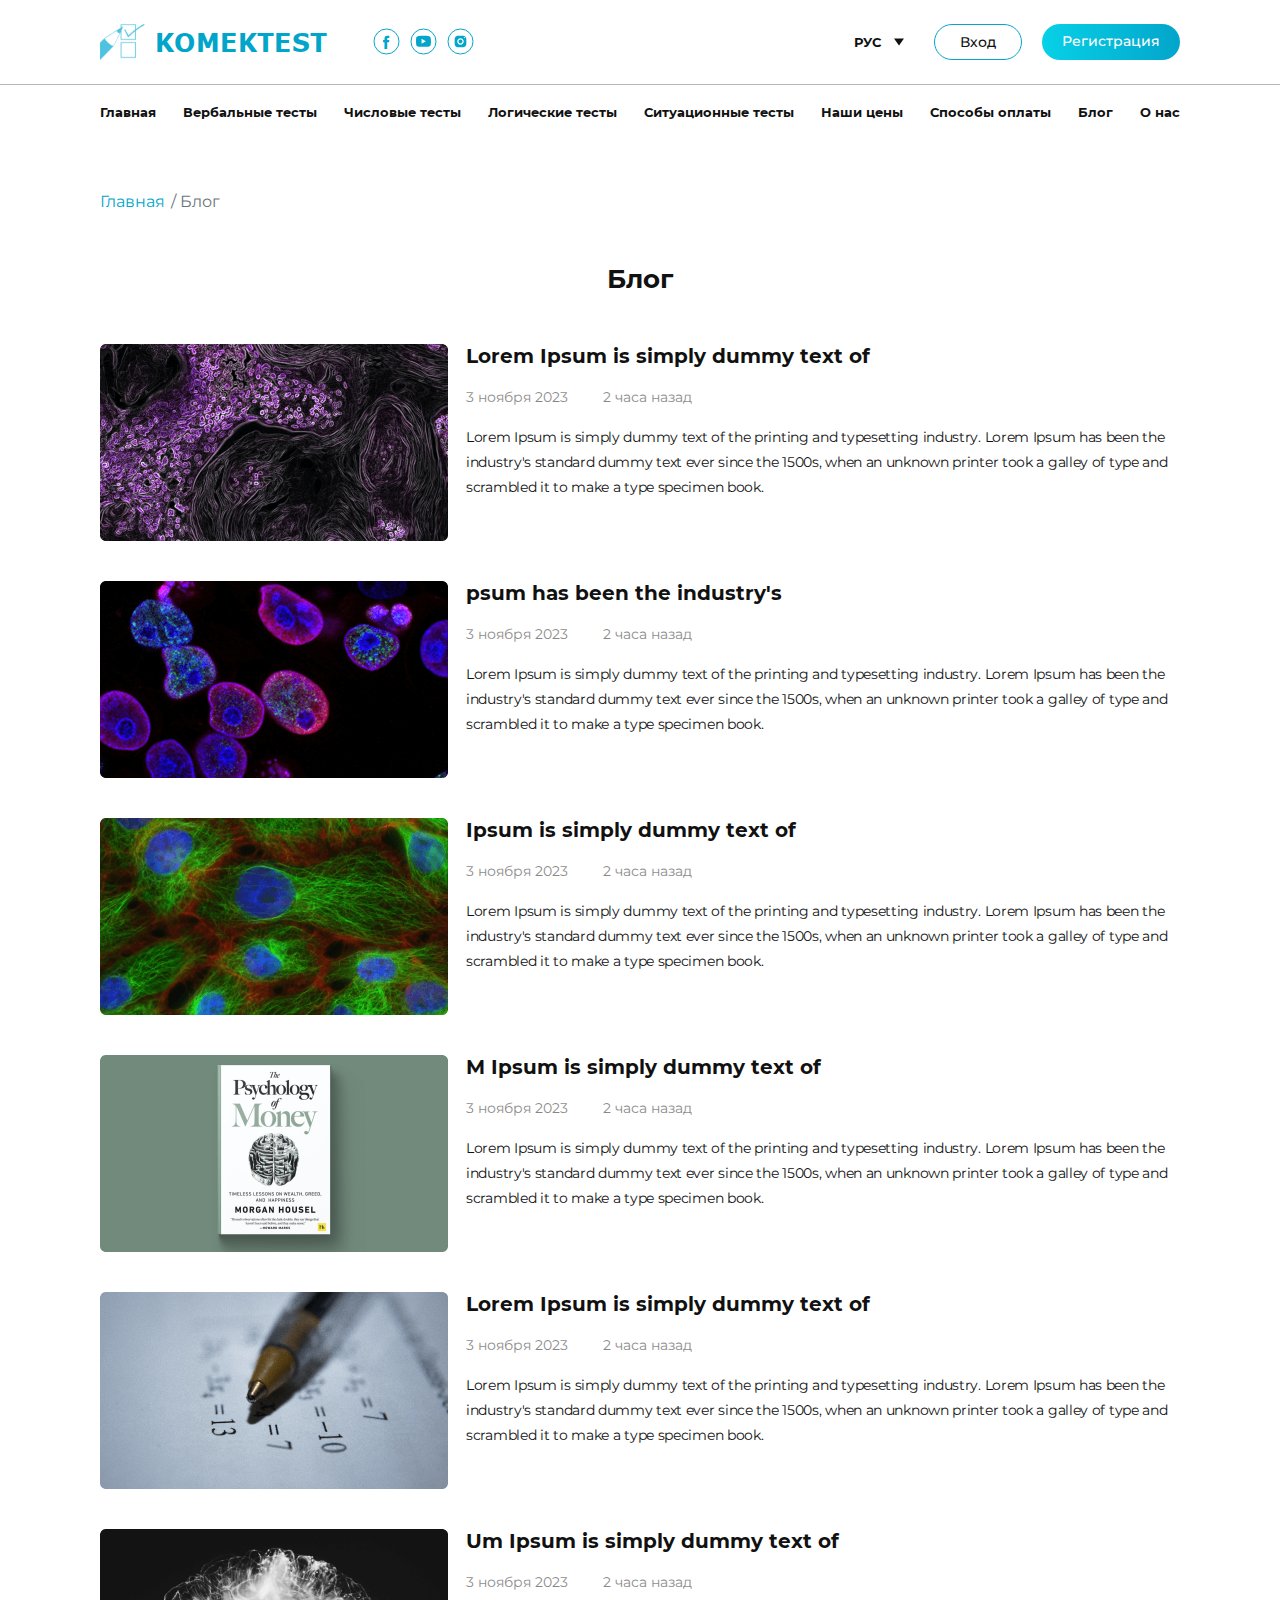
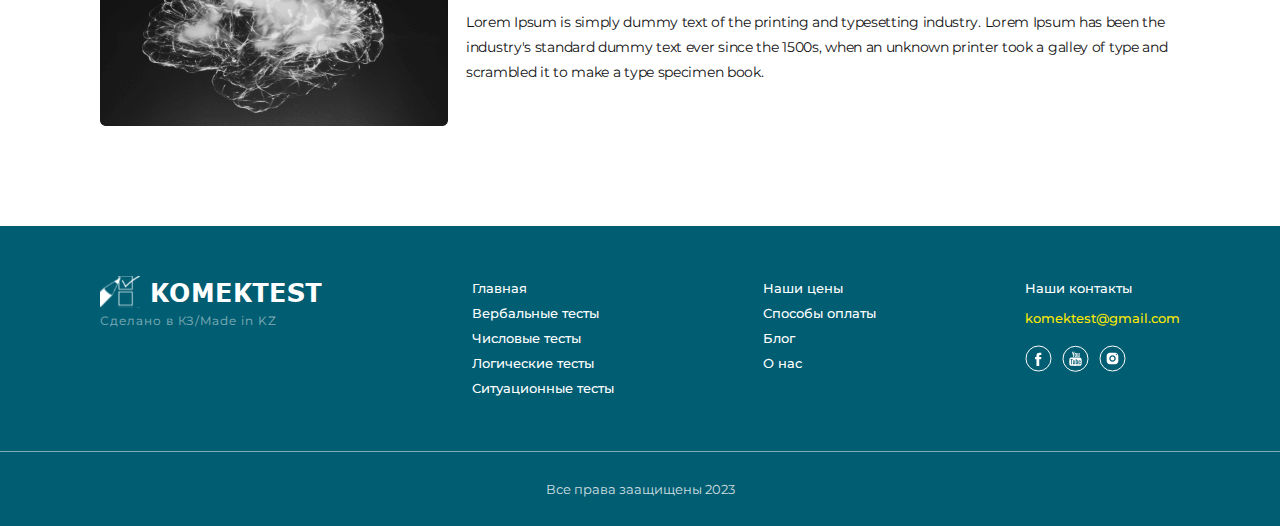
<file: blog.html>
<!DOCTYPE html>
<html lang="ru">

<head>
  <meta charset="UTF-8">
  <meta name="viewport" content="width=device-width, initial-scale=1.0">
  <meta http-equiv="X-UA-Compatible" content="ie=edge">
  <title>Komektest</title>
  <link rel="shortcut icon" href="/images/favicon.icon">
  <link rel="stylesheet" href="css/slick.css">
  <link rel="stylesheet" href="css/style.css">
</head>

<body id="body">
<div class="wrapper">
  <header class="header">
    <div class="header__content">
      <div class="header__body-wrapper">
        <div class="header__body">
          <div class="header__block">
            <a class="logo" href="index.html">
              <img src="images/logo-header.svg" alt="logo">
              komektest
            </a>
            <div class="header__socials">
              <a href="#">
                <svg xmlns="http://www.w3.org/2000/svg" width="27" height="27" viewBox="0 0 27 27" fill="none">
                  <circle cx="13.5" cy="13.5" r="12.5" stroke="#03A5CA"/>
                  <path fill-rule="evenodd" clip-rule="evenodd" d="M14.2469 20.8864H11.4756V14.3514H10.0908V12.0997H11.4756V10.7479C11.4756 8.91105 12.2571 7.81818 14.4789 7.81818H16.3281V10.0707H15.1724C14.3074 10.0707 14.2503 10.3854 14.2503 10.9726L14.2465 12.0997H16.3408L16.0957 14.3514H14.2465V20.8864H14.2469Z" fill="#03A5CA"/>
                </svg>
              </a>
              <a href="#">
                <svg xmlns="http://www.w3.org/2000/svg" width="27" height="27" viewBox="0 0 27 27" fill="none">
                  <circle cx="13.5" cy="13.5" r="12.5" stroke="#03A5CA"/>
                  <path fill-rule="evenodd" clip-rule="evenodd" d="M19.0152 8.12768C19.7819 8.30169 20.4426 8.85906 20.5813 9.62442C20.7553 10.4945 20.9293 11.7125 21 13.2786C20.9647 14.8093 20.7906 16.0627 20.652 16.9327C20.512 17.7334 19.8513 18.2555 19.0859 18.4295C17.8679 18.6728 15.7798 18.8468 13.4823 18.8468C11.1849 18.8468 9.09679 18.6728 7.87874 18.4295C7.11338 18.2555 6.45269 17.6981 6.31267 16.9327C6.13866 16.0627 6 14.8446 6 13.2786C6 11.7125 6.13866 10.4945 6.27868 9.62442C6.41735 8.82371 7.07939 8.30169 7.84475 8.12768C8.99347 7.88434 11.1509 7.71033 13.447 7.71033C15.7444 7.71033 17.8679 7.88434 19.0152 8.12768ZM15.8138 13.2786L11.5682 10.8425V15.7147L15.8138 13.2786Z" fill="#03A5CA"/>
                </svg>
              </a>
              <a href="#">
                <svg xmlns="http://www.w3.org/2000/svg" width="27" height="27" viewBox="0 0 27 27" fill="none">
                  <circle cx="13.5" cy="13.5" r="12.5" stroke="#03A5CA"/>
                  <path fill-rule="evenodd" clip-rule="evenodd" d="M7.66699 10.9074C7.66699 9.11787 9.1182 7.66666 10.9077 7.66666H16.0929C17.8825 7.66666 19.3337 9.11787 19.3337 10.9074V16.0926C19.3337 17.8821 17.8825 19.3333 16.0929 19.3333H10.9077C9.1182 19.3333 7.66699 17.8821 7.66699 16.0926V10.9074ZM18.0374 9.61111C18.0374 9.25333 17.747 8.96296 17.3892 8.96296C17.0314 8.96296 16.7411 9.25333 16.7411 9.61111C16.7411 9.96889 17.0314 10.2593 17.3892 10.2593C17.747 10.2593 18.0374 9.96889 18.0374 9.61111ZM13.5003 10.2593C15.2899 10.2593 16.7411 11.7105 16.7411 13.5C16.7411 15.2895 15.2899 16.7407 13.5003 16.7407C11.7108 16.7407 10.2596 15.2895 10.2596 13.5C10.2596 11.7105 11.7108 10.2593 13.5003 10.2593ZM11.5559 13.5C11.5559 12.4261 12.4264 11.5556 13.5003 11.5556C14.5742 11.5556 15.4448 12.4261 15.4448 13.5C15.4448 14.5739 14.5742 15.4444 13.5003 15.4444C12.4264 15.4444 11.5559 14.5739 11.5559 13.5Z" fill="#03A5CA"/>
                </svg>
              </a>
            </div>
          </div>
          <div class="header__box">
            <div class="dropdown">
              <button class="dropdown__button">Рус</button>
              <ul class="dropdown__list">
                <a href="#">Каз</a>
              </ul>
              <input type="text" name="select-category" value="" class="dropdown__input-hidden">
            </div>
            <div class="header__part">
              <a class="popup-link" href="#popup">Вход</a>
              <a class="popup-link" href="#popup-reg">Регистрация</a>
            </div>
          </div>
          <div class="header__burger" id="hamb">
            <span></span>
          </div>
        </div>
      </div>
        <div class="header__bottom _container">
          <nav class="menu" id="menu">
            <ul class="menu__list">
              <li class="menu__list-item">
                  <a href="index.html">Главная</a>
              </li>
              <li class="menu__list-item">
                  <a href="#">Вербальные тесты</a>
              </li>
              <li class="menu__list-item">
                  <a href="#">Числовые тесты</a>
              </li>
              <li class="menu__list-item">
                  <a href="#">Логические тесты</a>
              </li>
              <li class="menu__list-item">
                <a href="#">Ситуационные тесты </a>
              </li>
              <li class="menu__list-item">
                  <a href="prices.html">Наши цены</a>
              </li>
              <li class="menu__list-item">
                  <a href="qr.html">Способы оплаты</a>
              </li>
              <li class="menu__list-item">
                  <a href="blog.html">Блог</a>
              </li>
              <li class="menu__list-item">
                <a href="aboutus.html">О нас</a>
              </li>
            </ul>
          </nav>
        </div>
      </div>
  </header>
<main class="main">

  <section class="prices">
    <div class="package__content _container">
      <div class="bread-crumbs">
        <a href="index.html">Главная</a>
        <p>/ Блог</p>
      </div>
      <div class="title blog__title">
        <h1>Блог</h1>
      </div>
      <div class="blog__items">
        <a href="article.html" class="blog__item">
          <div class="blog__item-photo">
            <img src="images/blog-photo1.png" alt="blog photo">
          </div>
          <div class="blog__item-info">
            <h2>Lorem Ipsum is simply dummy text of </h2>
            <div class="blog__item-box">
              <time datetime="2023-11-3">3 ноября 2023</time>
              <span>2 часа назад</span>
            </div>
            <p>Lorem Ipsum is simply dummy text of the printing and typesetting industry. Lorem Ipsum has been the industry's standard dummy text ever since the 1500s, when an unknown printer took a galley of type and scrambled it to make a type specimen book.</p>
          </div>
        </a>
        <a href="article.html" class="blog__item">
          <div class="blog__item-photo">
            <img src="images/blog-photo2.png" alt="blog photo">
          </div>
          <div class="blog__item-info">
            <h2>psum has been the industry's </h2>
            <div class="blog__item-box">
              <time datetime="2023-11-3">3 ноября 2023</time>
              <span>2 часа назад</span>
            </div>
            <p>Lorem Ipsum is simply dummy text of the printing and typesetting industry. Lorem Ipsum has been the industry's standard dummy text ever since the 1500s, when an unknown printer took a galley of type and scrambled it to make a type specimen book.</p>
          </div>
        </a>
        <a href="article.html" class="blog__item">
          <div class="blog__item-photo">
            <img src="images/blog-photo3.png" alt="blog photo">
          </div>
          <div class="blog__item-info">
            <h2>Ipsum is simply dummy text of</h2>
            <div class="blog__item-box">
              <time datetime="2023-11-3">3 ноября 2023</time>
              <span>2 часа назад</span>
            </div>
            <p>Lorem Ipsum is simply dummy text of the printing and typesetting industry. Lorem Ipsum has been the industry's standard dummy text ever since the 1500s, when an unknown printer took a galley of type and scrambled it to make a type specimen book.</p>
          </div>
        </a>
        <a href="article.html" class="blog__item">
          <div class="blog__item-photo">
            <img src="images/blog-photo4.png" alt="blog photo">
          </div>
          <div class="blog__item-info">
            <h2>M Ipsum is simply dummy text of</h2>
            <div class="blog__item-box">
              <time datetime="2023-11-3">3 ноября 2023</time>
              <span>2 часа назад</span>
            </div>
            <p>Lorem Ipsum is simply dummy text of the printing and typesetting industry. Lorem Ipsum has been the industry's standard dummy text ever since the 1500s, when an unknown printer took a galley of type and scrambled it to make a type specimen book.</p>
          </div>
        </a>
        <a href="article.html" class="blog__item">
          <div class="blog__item-photo">
            <img src="images/blog-photo5.png" alt="blog photo">
          </div>
          <div class="blog__item-info">
            <h2>Lorem Ipsum is simply dummy text of</h2>
            <div class="blog__item-box">
              <time datetime="2023-11-3">3 ноября 2023</time>
              <span>2 часа назад</span>
            </div>
            <p>Lorem Ipsum is simply dummy text of the printing and typesetting industry. Lorem Ipsum has been the industry's standard dummy text ever since the 1500s, when an unknown printer took a galley of type and scrambled it to make a type specimen book.</p>
          </div>
        </a>
        <a href="article.html" class="blog__item">
          <div class="blog__item-photo">
            <img src="images/blog-photo6.png" alt="blog photo">
          </div>
          <div class="blog__item-info">
            <h2>Um Ipsum is simply dummy text of</h2>
            <div class="blog__item-box">
              <time datetime="2023-11-3">3 ноября 2023</time>
              <span>2 часа назад</span>
            </div>
            <p>Lorem Ipsum is simply dummy text of the printing and typesetting industry. Lorem Ipsum has been the industry's standard dummy text ever since the 1500s, when an unknown printer took a galley of type and scrambled it to make a type specimen book.</p>
          </div>
        </a>
      </div>
    </div>
  </section>

</main>
  <footer class="footer">
      <div class="footer__content">
        <div class="footer__body _container">
          <div class="footer__logo">
            <a href="index.html" class="logo logo__footer">
              <img src="images/logo-footer.svg" alt="footer logo">
              komektest
            </a>
            <p>Сделано в КЗ/Made in KZ</p>
          </div>
            <div class="footer__box">
              <nav class="footer__nav">
                <ul class="footer__list">
                  <li class="footer__item">
                    <a href="index.html">Главная</a>
                  </li>
                  <li class="footer__item">
                    <a href="#">Вербальные тесты</a>
                  </li>
                  <li class="footer__item">
                    <a href="#">Числовые тесты</a>
                  </li>
                  <li class="footer__item">
                    <a href="#">Логические тесты</a>
                  </li>
                  <li class="footer__item">
                    <a href="#">Ситуационные тесты</a>
                  </li>
                </ul>
              </nav>
            </div>
            <div class="footer__box">
              <nav class="footer__nav">
                <ul class="footer__list">
                  <li class="footer__item">
                    <a href="prices.html">Наши цены</a>
                  </li>
                  <li class="footer__item">
                    <a href="qr.html">Способы оплаты</a>
                  </li>
                  <li class="footer__item">
                    <a href="blog.html">Блог</a>
                  </li>
                  <li class="footer__item">
                    <a href="aboutus.html">О нас</a>
                  </li>
                </ul>
              </nav>
            </div>
            <div class="footer__contacts">
              <h3>Наши контакты</h3>
              <a href="mailto:komektest@gmail.com">komektest@gmail.com</a>
              <div class="footer__social">
                <a href="#">
                  <svg xmlns="http://www.w3.org/2000/svg" width="27" height="27" viewBox="0 0 27 27" fill="none">
                    <circle cx="13.5" cy="13.5" r="12.5" stroke="white"/>
                    <path fill-rule="evenodd" clip-rule="evenodd" d="M14.2469 20.8865H11.4756V14.3516H10.0908V12.0999H11.4756V10.7481C11.4756 8.91122 12.2571 7.81836 14.4789 7.81836H16.3281V10.0709H15.1724C14.3074 10.0709 14.2503 10.3856 14.2503 10.9728L14.2465 12.0999H16.3408L16.0957 14.3516H14.2465V20.8865H14.2469Z" fill="white"/>
                  </svg>
                </a>
                <a href="#">
                  <svg xmlns="http://www.w3.org/2000/svg" width="27" height="27" viewBox="0 0 27 27" fill="none">
                    <circle cx="13.5" cy="13.7896" r="12.5" stroke="white"/>
                    <path fill-rule="evenodd" clip-rule="evenodd" d="M10.9543 10.2742C10.9382 10.4948 10.9355 12.0532 10.9516 12.0798C10.9638 12.0997 11.692 12.1087 11.7612 12.0898C11.7918 12.0816 11.7941 12.0126 11.7941 10.9837V9.88671L11.8493 9.71079C11.8799 9.61426 11.9563 9.36076 12.0197 9.1474C12.0677 8.98544 12.1235 8.79941 12.1606 8.67558C12.1725 8.63593 12.1824 8.60266 12.1896 8.57859C12.4643 7.6805 12.7268 6.79639 12.7336 6.74632L12.7421 6.68452L12.3578 6.68227C12.0103 6.68047 11.9042 6.68227 11.8947 6.69129C11.8902 6.69535 11.7702 7.15229 11.5567 7.98046C11.4547 8.37516 11.3688 8.69046 11.3661 8.68144C11.3637 8.67384 11.2918 8.40821 11.1925 8.04137C11.162 7.9288 11.129 7.8067 11.0946 7.6796C10.9485 7.13786 10.8262 6.69219 10.8226 6.68858C10.8172 6.68317 10.352 6.68092 9.97481 6.68407C9.96614 6.68415 9.95808 6.68153 9.95293 6.68431C9.92551 6.69908 9.98037 6.86653 10.4621 8.40402C10.5412 8.65663 10.6599 9.01478 10.7255 9.19927C10.9278 9.76853 10.9755 9.99136 10.9543 10.2742ZM10.058 14.6168L10.0486 16.9187L10.0391 19.2205L9.66559 19.2255C9.37744 19.2295 9.29023 19.225 9.28349 19.2065C9.27855 19.1934 9.27225 18.1551 9.27 16.8997L9.26506 14.6168L8.8452 14.6123L8.42534 14.6069V14.2474V13.8874L9.66604 13.8924L10.9076 13.8974L10.913 14.2524L10.918 14.6069L10.4882 14.6123L10.058 14.6168ZM17.2401 16.1018C17.2168 16.1789 17.1925 16.7107 17.21 16.7567C17.2195 16.782 17.2725 16.7861 17.5912 16.7861H17.9621L17.9558 16.45C17.9495 16.1415 17.9454 16.1058 17.9045 16.0224C17.8398 15.8907 17.7436 15.832 17.5921 15.832C17.4101 15.832 17.2945 15.9204 17.2401 16.1018ZM18.6116 18.534C18.5168 18.8854 18.2655 19.1344 17.9023 19.2368C17.4123 19.3739 16.8733 19.1483 16.658 18.7167C16.5375 18.474 16.5335 18.4257 16.5335 17.2407C16.5335 16.2745 16.5371 16.1564 16.5676 16.0246C16.6544 15.6512 16.8706 15.4098 17.2365 15.2759C17.7216 15.0986 18.3055 15.3228 18.5163 15.7671C18.6269 16.0016 18.6404 16.1018 18.6521 16.7622L18.6615 17.354L17.9373 17.3594L17.2132 17.3639L17.2078 17.7617C17.2001 18.3229 17.2374 18.4956 17.3885 18.598C17.5152 18.6837 17.7103 18.677 17.8164 18.5836C17.9162 18.4956 17.9445 18.4014 17.9544 18.1267L17.963 17.8849H18.3132H18.6629L18.6521 18.1546C18.6458 18.303 18.6274 18.474 18.6116 18.534ZM15.1314 18.4244C15.1085 18.4898 15.0792 18.5317 15.0347 18.5619C14.9215 18.6377 14.7574 18.6138 14.6077 18.4992L14.5416 18.4487V17.2407V16.0328L14.6081 15.9822C14.8104 15.8271 15.0312 15.8442 15.1188 16.0215C15.153 16.091 15.1552 16.1532 15.1593 17.2123C15.1633 18.2286 15.1606 18.3382 15.1314 18.4244ZM15.776 18.9467C15.7162 19.0807 15.5832 19.2119 15.473 19.244C15.188 19.3288 14.9592 19.2602 14.6949 19.0108C14.6126 18.9332 14.5362 18.87 14.525 18.87C14.511 18.87 14.5039 18.9305 14.5039 19.05V19.23H14.164H13.8242V16.5587V13.8879H14.164H14.5039V14.7594C14.5039 15.2384 14.5106 15.6309 14.5178 15.6309C14.5259 15.6309 14.5974 15.5673 14.6774 15.4901C14.8612 15.3119 15.0145 15.2344 15.2092 15.219C15.5571 15.1929 15.7639 15.3719 15.8587 15.782C15.8879 15.9101 15.8915 16.0562 15.8915 17.2407C15.8915 18.6837 15.8911 18.6901 15.776 18.9467ZM12.2854 18.9278C12.151 19.0649 11.9914 19.1759 11.8557 19.2264C11.5743 19.3324 11.3073 19.2706 11.1931 19.0739C11.0888 18.8939 11.087 18.8533 11.087 16.9854V15.2709H11.4259H11.7658L11.7707 16.8857C11.7761 18.4722 11.777 18.502 11.8148 18.566C11.8647 18.6522 11.942 18.6756 12.0634 18.6418C12.1353 18.6219 12.1838 18.5868 12.2998 18.4708L12.4464 18.3251V16.7978V15.2709H12.7862H13.1261V17.2502V19.23H12.7862H12.4464V19.0216C12.4464 18.8646 12.4401 18.8132 12.4221 18.8132C12.4086 18.8132 12.347 18.8646 12.2854 18.9278ZM10.9832 20.8512C11.1805 20.8584 11.7028 20.8705 12.1443 20.8782C13.064 20.8945 14.7551 20.885 15.7216 20.8579C16.3721 20.8394 17.5579 20.7916 17.7791 20.7745C17.8416 20.7695 17.9859 20.7605 18.1001 20.7537C18.4844 20.7321 18.7285 20.6513 18.9573 20.4704C19.2545 20.2363 19.4837 19.8042 19.5808 19.2972C19.673 18.8177 19.7346 17.9634 19.7467 16.9936C19.7575 16.183 19.7431 15.7454 19.6851 15.0436C19.6109 14.1567 19.5529 13.869 19.3704 13.4995C19.129 13.0101 18.7802 12.7521 18.2835 12.6953C17.8996 12.6515 16.4548 12.5893 15.1175 12.5595C12.8024 12.5081 8.99669 12.6073 8.5103 12.7322C8.28599 12.79 8.11742 12.8874 7.9421 13.0629C7.63507 13.3696 7.45211 13.8094 7.37839 14.4184C7.21072 15.8077 7.20712 17.487 7.3685 18.9269C7.43818 19.5462 7.58203 19.9486 7.85085 20.2801C8.01897 20.4871 8.30846 20.6631 8.56739 20.7154C8.749 20.7524 9.6584 20.8033 10.9832 20.8512ZM15.9189 12.1457C15.7292 12.1204 15.6182 12.0469 15.5422 11.8958C15.4469 11.7063 15.4469 11.7073 15.4469 9.8195V8.05805H15.8299H16.2125L16.2205 9.68192C16.2291 11.4456 16.2268 11.4046 16.332 11.4312C16.4287 11.4551 16.5357 11.4032 16.6687 11.267L16.7964 11.1366L16.8013 9.59712L16.8058 8.05805L17.1884 8.05264L17.5709 8.04813V10.064V12.0803L17.5188 12.0911C17.4563 12.1042 16.8764 12.1033 16.8297 12.0898C16.8013 12.0821 16.7968 12.0559 16.7968 11.8981V11.7149L16.6881 11.8214C16.4381 12.0654 16.1684 12.1791 15.9189 12.1457ZM13.9913 11.3757C14.1226 11.2756 14.1235 11.267 14.1302 10.1334C14.1361 9.2525 14.1329 9.10274 14.1064 8.98275C14.0705 8.82037 14.0075 8.74368 13.8844 8.70985C13.7252 8.66745 13.5796 8.75857 13.5283 8.93314C13.4897 9.06756 13.4901 11.0658 13.5292 11.2002C13.5589 11.3013 13.6537 11.4118 13.7239 11.4271C13.8151 11.4465 13.9271 11.4249 13.9918 11.3757H13.9913ZM13.6915 12.1448C13.349 12.1033 13.0343 11.9012 12.8828 11.6252C12.7286 11.3441 12.7142 11.1971 12.7232 9.95933C12.7304 9.0008 12.7331 8.9408 12.7709 8.80323C12.8612 8.4762 13.0361 8.25337 13.3072 8.11849C13.6794 7.934 14.0808 7.95791 14.4319 8.18615C14.6557 8.33095 14.7915 8.54115 14.8643 8.85375C14.8962 8.99178 14.8994 9.09778 14.8994 10.0658C14.8994 11.2431 14.894 11.3112 14.7735 11.5661C14.658 11.8119 14.3964 12.0284 14.1235 12.1046C14.003 12.1376 13.794 12.1574 13.6915 12.1448Z" fill="white"/>
                  </svg>
                </a>
                <a href="#">
                  <svg xmlns="http://www.w3.org/2000/svg" width="27" height="27" viewBox="0 0 27 27" fill="none">
                    <circle cx="13.5" cy="13.5" r="12.5" stroke="white"/>
                    <path fill-rule="evenodd" clip-rule="evenodd" d="M7.66699 10.9072C7.66699 9.11771 9.1182 7.6665 10.9077 7.6665H16.0929C17.8825 7.6665 19.3337 9.11771 19.3337 10.9072V16.0924C19.3337 17.882 17.8825 19.3332 16.0929 19.3332H10.9077C9.1182 19.3332 7.66699 17.882 7.66699 16.0924V10.9072ZM18.0374 9.61095C18.0374 9.25317 17.747 8.9628 17.3892 8.9628C17.0314 8.9628 16.7411 9.25317 16.7411 9.61095C16.7411 9.96873 17.0314 10.2591 17.3892 10.2591C17.747 10.2591 18.0374 9.96873 18.0374 9.61095ZM13.5003 10.2591C15.2899 10.2591 16.7411 11.7103 16.7411 13.4998C16.7411 15.2894 15.2899 16.7406 13.5003 16.7406C11.7108 16.7406 10.2596 15.2894 10.2596 13.4998C10.2596 11.7103 11.7108 10.2591 13.5003 10.2591ZM11.5559 13.4998C11.5559 12.426 12.4264 11.5554 13.5003 11.5554C14.5742 11.5554 15.4448 12.426 15.4448 13.4998C15.4448 14.5737 14.5742 15.4443 13.5003 15.4443C12.4264 15.4443 11.5559 14.5737 11.5559 13.4998Z" fill="white"/>
                  </svg>
                </a>
              </div>
            </div>
        </div>
        <div class="footer__bottom">
          <p>Все права заащищены 2023</p>
        </div>
      </div>
  </footer>
  <div class="popup" id="popup">
    <div class="popup__body">
      <div class="popup__content">
        <a class="popup__close close-popup" href="#header">
          <svg xmlns="http://www.w3.org/2000/svg" width="24" height="24" viewBox="0 0 24 24" fill="none">
            <circle cx="12" cy="12" r="12" fill="#EBEDF0"/>
            <path d="M8.4 8.4L15.6 15.6" stroke="#A0A1A3" stroke-width="2" stroke-linecap="round"/>
            <path d="M15.6 8.4L8.4 15.6" stroke="#A0A1A3" stroke-width="2" stroke-linecap="round"/>
          </svg>
        </a>
        <h2 class="popup__title">Войти</h2>
        <div class="popup__block">
          <p>Новый пользователь?</p>
          <a class="popup-link" href="#popup-reg">Создать учетную запись</a>
        </div>
        <form class="form" method="post" name="form">
          <label>
            <span>Email</span>
            <input class="form__input-email" type="email" name="email" required>
          </label>
          <label>
            <span>Password</span>
            <input class="form__input-email" type="password" name="password" required>
          </label>
          <div class="popup__block popup__block--mod">
            <a class="popup-link" href="#popup-recover">Забыли пароль?</a>
            <a class="popup-link" href="#popup-change-password">Изменить пароль</a>
          </div>
          <button class="form__input-button send-form" type="submit">Войти</button>
        </form>
        <div class="popup__checkbox">
          <label>
            <input class="checkbox" type="checkbox" name="coding-notes" checked>
            <span class="custom-checkbox"></span>
            Запомнить меня на этом компьютере
          </label>
          <label>
            <input class="checkbox" type="checkbox" name="coding-notes" checked>
            <span class="custom-checkbox"></span>
            Галочка о конфиденциальности
          </label>
        </div>
      </div>
    </div>
  </div>
  <div class="popup" id="popup-reg">
    <div class="popup__body">
      <div class="popup__content">
        <a class="popup__close close-popup" href="#header">
          <svg xmlns="http://www.w3.org/2000/svg" width="24" height="24" viewBox="0 0 24 24" fill="none">
            <circle cx="12" cy="12" r="12" fill="#EBEDF0"/>
            <path d="M8.4 8.4L15.6 15.6" stroke="#A0A1A3" stroke-width="2" stroke-linecap="round"/>
            <path d="M15.6 8.4L8.4 15.6" stroke="#A0A1A3" stroke-width="2" stroke-linecap="round"/>
          </svg>
        </a>
        <h2 class="popup__title">Регистрация</h2>
        <form class="form" method="post" name="form">
          <label>
            <span>Email</span>
            <input class="form__input-email" type="email" name="email" required>
          </label>
          <label>
            <span>Пароль</span>
            <input class="form__input-email" type="password" name="password" required>
          </label>
          <label>
            <span>Потверждение пароля</span>
            <input class="form__input-email" type="password" name="password" required>
          </label>
          <div class="form__captcha">
            <img src="images/captcha.png" alt="captcha">
          </div>
          <button class="form__input-button send-form" type="submit">Зарегистрироваться</button>
        </form>
      </div>
    </div>
  </div>
  <div class="popup" id="popup-recover">
    <div class="popup__body">
      <div class="popup__content">
        <a class="popup__close close-popup" href="#header">
          <svg xmlns="http://www.w3.org/2000/svg" width="24" height="24" viewBox="0 0 24 24" fill="none">
            <circle cx="12" cy="12" r="12" fill="#EBEDF0"/>
            <path d="M8.4 8.4L15.6 15.6" stroke="#A0A1A3" stroke-width="2" stroke-linecap="round"/>
            <path d="M15.6 8.4L8.4 15.6" stroke="#A0A1A3" stroke-width="2" stroke-linecap="round"/>
          </svg>
        </a>
        <h2 class="popup__title">Забыли пароль?</h2>
        <form class="form" method="post" name="form">
          <label>
            <span>Email</span>
            <input class="form__input-email" type="email" name="email" required>
          </label>
          <button class="form__input-button send-form" type="submit">Восстановить пароль</button>
        </form>
      </div>
    </div>
  </div>
  <div class="popup" id="popup-change-password">
    <div class="popup__body">
      <div class="popup__content">
        <a class="popup__close close-popup" href="#header">
          <svg xmlns="http://www.w3.org/2000/svg" width="24" height="24" viewBox="0 0 24 24" fill="none">
            <circle cx="12" cy="12" r="12" fill="#EBEDF0"/>
            <path d="M8.4 8.4L15.6 15.6" stroke="#A0A1A3" stroke-width="2" stroke-linecap="round"/>
            <path d="M15.6 8.4L8.4 15.6" stroke="#A0A1A3" stroke-width="2" stroke-linecap="round"/>
          </svg>
        </a>
        <h2 class="popup__title">Войти</h2>
        <div class="popup__block">
          <p>Новый пользователь?</p>
          <a class="popup-link" href="#popup-reg">Создать учетную запись</a>
        </div>
        <form class="form" method="post" name="form">
          <label>
            <span>Новый пароль</span>
            <input class="form__input-email" type="password" name="password" required>
          </label>
          <label>
            <span>Повторите пароль</span>
            <input class="form__input-email" type="password" name="password" required>
          </label>
          <button class="form__input-button send-form" type="submit">Изменить пароль</button>
        </form>
      </div>
    </div>
  </div>
  <script src="js/jquery.js"></script>
  <script src="js/slick.min.js"></script>
  <script src="js/main.js"></script>
  </div>
</body>

</html>
</file>
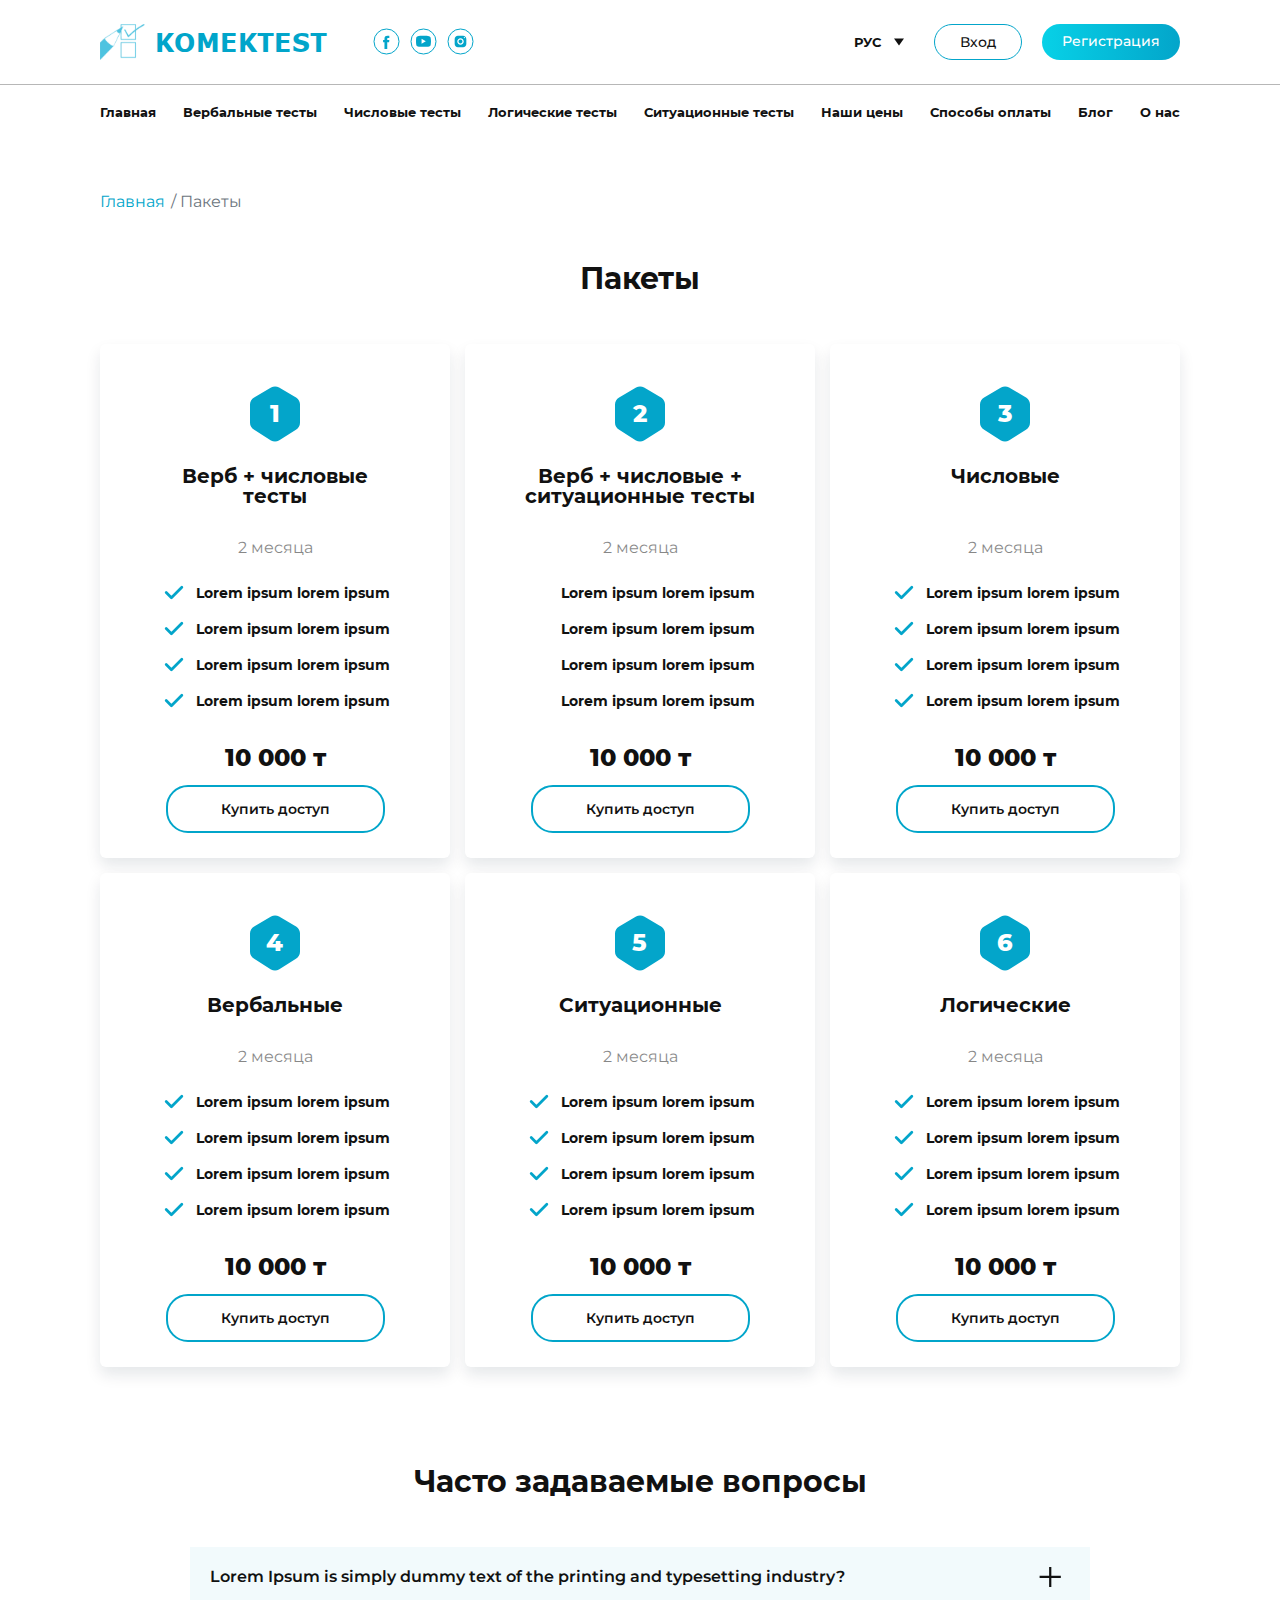
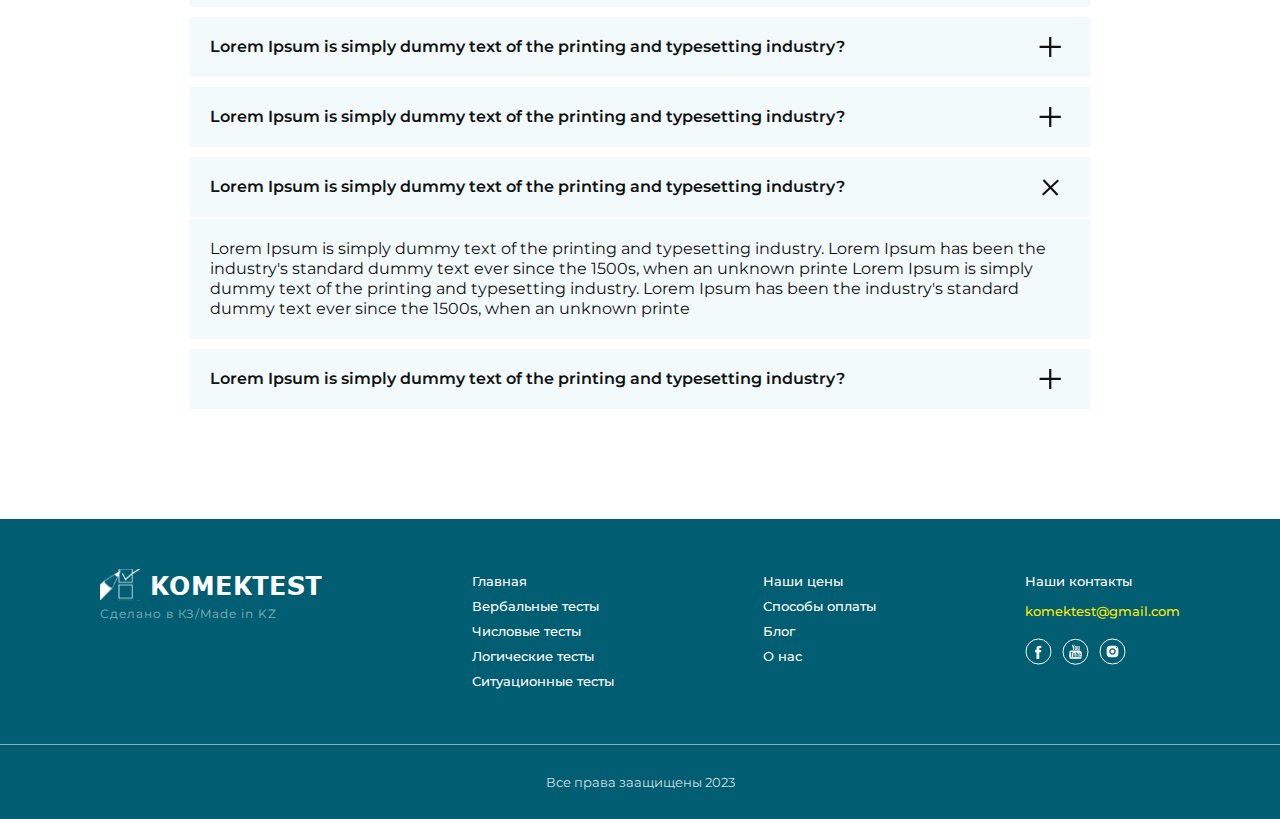
<file: prices.html>
<!DOCTYPE html>
<html lang="ru">

<head>
  <meta charset="UTF-8">
  <meta name="viewport" content="width=device-width, initial-scale=1.0">
  <meta http-equiv="X-UA-Compatible" content="ie=edge">
  <title>Komektest</title>
  <link rel="shortcut icon" href="/images/favicon.icon">
  <link rel="stylesheet" href="css/slick.css">
  <link rel="stylesheet" href="css/style.css">
</head>

<body id="body">
<div class="wrapper">
  <header class="header">
    <div class="header__content">
      <div class="header__body-wrapper">
        <div class="header__body">
          <div class="header__block">
            <a class="logo" href="index.html">
              <img src="images/logo-header.svg" alt="logo">
              komektest
            </a>
            <div class="header__socials">
              <a href="#">
                <svg xmlns="http://www.w3.org/2000/svg" width="27" height="27" viewBox="0 0 27 27" fill="none">
                  <circle cx="13.5" cy="13.5" r="12.5" stroke="#03A5CA"/>
                  <path fill-rule="evenodd" clip-rule="evenodd" d="M14.2469 20.8864H11.4756V14.3514H10.0908V12.0997H11.4756V10.7479C11.4756 8.91105 12.2571 7.81818 14.4789 7.81818H16.3281V10.0707H15.1724C14.3074 10.0707 14.2503 10.3854 14.2503 10.9726L14.2465 12.0997H16.3408L16.0957 14.3514H14.2465V20.8864H14.2469Z" fill="#03A5CA"/>
                </svg>
              </a>
              <a href="#">
                <svg xmlns="http://www.w3.org/2000/svg" width="27" height="27" viewBox="0 0 27 27" fill="none">
                  <circle cx="13.5" cy="13.5" r="12.5" stroke="#03A5CA"/>
                  <path fill-rule="evenodd" clip-rule="evenodd" d="M19.0152 8.12768C19.7819 8.30169 20.4426 8.85906 20.5813 9.62442C20.7553 10.4945 20.9293 11.7125 21 13.2786C20.9647 14.8093 20.7906 16.0627 20.652 16.9327C20.512 17.7334 19.8513 18.2555 19.0859 18.4295C17.8679 18.6728 15.7798 18.8468 13.4823 18.8468C11.1849 18.8468 9.09679 18.6728 7.87874 18.4295C7.11338 18.2555 6.45269 17.6981 6.31267 16.9327C6.13866 16.0627 6 14.8446 6 13.2786C6 11.7125 6.13866 10.4945 6.27868 9.62442C6.41735 8.82371 7.07939 8.30169 7.84475 8.12768C8.99347 7.88434 11.1509 7.71033 13.447 7.71033C15.7444 7.71033 17.8679 7.88434 19.0152 8.12768ZM15.8138 13.2786L11.5682 10.8425V15.7147L15.8138 13.2786Z" fill="#03A5CA"/>
                </svg>
              </a>
              <a href="#">
                <svg xmlns="http://www.w3.org/2000/svg" width="27" height="27" viewBox="0 0 27 27" fill="none">
                  <circle cx="13.5" cy="13.5" r="12.5" stroke="#03A5CA"/>
                  <path fill-rule="evenodd" clip-rule="evenodd" d="M7.66699 10.9074C7.66699 9.11787 9.1182 7.66666 10.9077 7.66666H16.0929C17.8825 7.66666 19.3337 9.11787 19.3337 10.9074V16.0926C19.3337 17.8821 17.8825 19.3333 16.0929 19.3333H10.9077C9.1182 19.3333 7.66699 17.8821 7.66699 16.0926V10.9074ZM18.0374 9.61111C18.0374 9.25333 17.747 8.96296 17.3892 8.96296C17.0314 8.96296 16.7411 9.25333 16.7411 9.61111C16.7411 9.96889 17.0314 10.2593 17.3892 10.2593C17.747 10.2593 18.0374 9.96889 18.0374 9.61111ZM13.5003 10.2593C15.2899 10.2593 16.7411 11.7105 16.7411 13.5C16.7411 15.2895 15.2899 16.7407 13.5003 16.7407C11.7108 16.7407 10.2596 15.2895 10.2596 13.5C10.2596 11.7105 11.7108 10.2593 13.5003 10.2593ZM11.5559 13.5C11.5559 12.4261 12.4264 11.5556 13.5003 11.5556C14.5742 11.5556 15.4448 12.4261 15.4448 13.5C15.4448 14.5739 14.5742 15.4444 13.5003 15.4444C12.4264 15.4444 11.5559 14.5739 11.5559 13.5Z" fill="#03A5CA"/>
                </svg>
              </a>
            </div>
          </div>
          <div class="header__box">
            <div class="dropdown">
              <button class="dropdown__button">Рус</button>
              <ul class="dropdown__list">
                <a href="#">Каз</a>
              </ul>
              <input type="text" name="select-category" value="" class="dropdown__input-hidden">
            </div>
            <div class="header__part">
              <a class="popup-link" href="#popup">Вход</a>
              <a class="popup-link" href="#popup-reg">Регистрация</a>
            </div>
          </div>
          <div class="header__burger" id="hamb">
            <span></span>
          </div>
        </div>
      </div>
        <div class="header__bottom _container">
          <nav class="menu" id="menu">
            <ul class="menu__list">
              <li class="menu__list-item">
                  <a href="index.html">Главная</a>
              </li>
              <li class="menu__list-item">
                  <a href="#">Вербальные тесты</a>
              </li>
              <li class="menu__list-item">
                  <a href="#">Числовые тесты</a>
              </li>
              <li class="menu__list-item">
                  <a href="#">Логические тесты</a>
              </li>
              <li class="menu__list-item">
                <a href="#">Ситуационные тесты </a>
              </li>
              <li class="menu__list-item">
                  <a href="prices.html">Наши цены</a>
              </li>
              <li class="menu__list-item">
                  <a href="qr.html">Способы оплаты</a>
              </li>
              <li class="menu__list-item">
                  <a href="blog.html">Блог</a>
              </li>
              <li class="menu__list-item">
                <a href="aboutus.html">О нас</a>
              </li>
            </ul>
          </nav>
        </div>
      </div>
  </header>
<main class="main">

  <section class="prices">
    <div class="package__content _container">
      <div class="bread-crumbs">
        <a href="index.html">Главная</a>
        <p>/ Пакеты</p>
      </div>
      <div class="title">
        <h2>Пакеты</h2>
      </div>
      <div class="package__items">
        <div class="package__item">
          <div class="package__item-number">
            <svg xmlns="http://www.w3.org/2000/svg" width="60" height="60" viewBox="0 0 60 60" fill="none">
              <path d="M26.0625 3.53492C28.5649 2.15503 31.6001 2.15503 34.1025 3.53492L51.04 13.5224C51.2075 13.6224 51.3575 13.7324 51.49 13.8549L51.51 13.8724L51.7775 14.0624C53.6745 15.4848 54.8487 17.6705 54.9875 20.0374L55 20.5449V38.7549C55 41.6924 53.3925 44.3949 50.9425 45.7374L33.9325 56.4924C31.4825 57.8374 28.5175 57.8374 25.9325 56.4124L9.195 45.8199C6.61193 44.4072 5.00396 41.6991 5 38.7549V20.5424C4.99768 17.6268 6.57686 14.9393 9.125 13.5224L26.0625 3.53492Z" fill="#03A5CA"/>
            </svg>
            <span>1</span>
          </div>
          <h3>Верб + числовые тесты</h3>
          <h4>2 месяца</h4>
          <div class="package__item-text">
            <svg xmlns="http://www.w3.org/2000/svg" width="25" height="25" viewBox="0 0 25 25" fill="none">
              <path d="M5.2085 12.5001L10.4168 17.7084L20.8335 7.29175" stroke="#03A5CA" stroke-width="2.75" stroke-linecap="round" stroke-linejoin="round"/>
            </svg>
            <p>Lorem ipsum lorem ipsum</p>
          </div>
          <div class="package__item-text">
            <svg xmlns="http://www.w3.org/2000/svg" width="25" height="25" viewBox="0 0 25 25" fill="none">
              <path d="M5.2085 12.5001L10.4168 17.7084L20.8335 7.29175" stroke="#03A5CA" stroke-width="2.75" stroke-linecap="round" stroke-linejoin="round"/>
            </svg>
            <p>Lorem ipsum lorem ipsum</p>
          </div>
          <div class="package__item-text">
            <svg xmlns="http://www.w3.org/2000/svg" width="25" height="25" viewBox="0 0 25 25" fill="none">
              <path d="M5.2085 12.5001L10.4168 17.7084L20.8335 7.29175" stroke="#03A5CA" stroke-width="2.75" stroke-linecap="round" stroke-linejoin="round"/>
            </svg>
            <p>Lorem ipsum lorem ipsum</p>
          </div>
          <div class="package__item-text">
            <svg xmlns="http://www.w3.org/2000/svg" width="25" height="25" viewBox="0 0 25 25" fill="none">
              <path d="M5.2085 12.5001L10.4168 17.7084L20.8335 7.29175" stroke="#03A5CA" stroke-width="2.75" stroke-linecap="round" stroke-linejoin="round"/>
            </svg>
            <p>Lorem ipsum lorem ipsum</p>
          </div>
          <span>10 000 т</span>
          <div class="package__item-button">
            <a href="#">Купить доступ</a>
          </div>
        </div>
        <div class="package__item package__item--mod">
          <div class="package__item-number">
            <svg xmlns="http://www.w3.org/2000/svg" width="60" height="60" viewBox="0 0 60 60" fill="none">
              <path d="M26.0625 3.53492C28.5649 2.15503 31.6001 2.15503 34.1025 3.53492L51.04 13.5224C51.2075 13.6224 51.3575 13.7324 51.49 13.8549L51.51 13.8724L51.7775 14.0624C53.6745 15.4848 54.8487 17.6705 54.9875 20.0374L55 20.5449V38.7549C55 41.6924 53.3925 44.3949 50.9425 45.7374L33.9325 56.4924C31.4825 57.8374 28.5175 57.8374 25.9325 56.4124L9.195 45.8199C6.61193 44.4072 5.00396 41.6991 5 38.7549V20.5424C4.99768 17.6268 6.57686 14.9393 9.125 13.5224L26.0625 3.53492Z" fill="#03A5CA"/>
            </svg>
            <span>2</span>
          </div>
          <h3>Верб + числовые + ситуационные тесты</h3>
          <h4>2 месяца</h4>
          <div class="package__item-text package__item-text--mod">
            <svg xmlns="http://www.w3.org/2000/svg" width="25" height="25" viewBox="0 0 25 25" fill="none">
              <path d="M5.20801 12.5001L10.4163 17.7084L20.833 7.29175" stroke="white" stroke-width="2.75" stroke-linecap="round" stroke-linejoin="round"/>
            </svg>
            <p>Lorem ipsum lorem ipsum</p>
          </div>
          <div class="package__item-text package__item-text--mod">
            <svg xmlns="http://www.w3.org/2000/svg" width="25" height="25" viewBox="0 0 25 25" fill="none">
              <path d="M5.20801 12.5001L10.4163 17.7084L20.833 7.29175" stroke="white" stroke-width="2.75" stroke-linecap="round" stroke-linejoin="round"/>
            </svg>
            <p>Lorem ipsum lorem ipsum</p>
          </div>
          <div class="package__item-text package__item-text--mod">
            <svg xmlns="http://www.w3.org/2000/svg" width="25" height="25" viewBox="0 0 25 25" fill="none">
              <path d="M5.20801 12.5001L10.4163 17.7084L20.833 7.29175" stroke="white" stroke-width="2.75" stroke-linecap="round" stroke-linejoin="round"/>
            </svg>
            <p>Lorem ipsum lorem ipsum</p>
          </div>
          <div class="package__item-text package__item-text--mod">
            <svg xmlns="http://www.w3.org/2000/svg" width="25" height="25" viewBox="0 0 25 25" fill="none">
              <path d="M5.20801 12.5001L10.4163 17.7084L20.833 7.29175" stroke="white" stroke-width="2.75" stroke-linecap="round" stroke-linejoin="round"/>
            </svg>
            <p>Lorem ipsum lorem ipsum</p>
          </div>
          <span>10 000 т</span>
          <div class="package__item-button package__item-button--mod">
            <a href="#">Купить доступ</a>
          </div>
        </div>
        <div class="package__item">
          <div class="package__item-number">
            <svg xmlns="http://www.w3.org/2000/svg" width="60" height="60" viewBox="0 0 60 60" fill="none">
              <path d="M26.0625 3.53492C28.5649 2.15503 31.6001 2.15503 34.1025 3.53492L51.04 13.5224C51.2075 13.6224 51.3575 13.7324 51.49 13.8549L51.51 13.8724L51.7775 14.0624C53.6745 15.4848 54.8487 17.6705 54.9875 20.0374L55 20.5449V38.7549C55 41.6924 53.3925 44.3949 50.9425 45.7374L33.9325 56.4924C31.4825 57.8374 28.5175 57.8374 25.9325 56.4124L9.195 45.8199C6.61193 44.4072 5.00396 41.6991 5 38.7549V20.5424C4.99768 17.6268 6.57686 14.9393 9.125 13.5224L26.0625 3.53492Z" fill="#03A5CA"/>
            </svg>
            <span>3</span>
          </div>
          <h3>Числовые</h3>
          <h4>2 месяца</h4>
          <div class="package__item-text">
            <svg xmlns="http://www.w3.org/2000/svg" width="25" height="25" viewBox="0 0 25 25" fill="none">
              <path d="M5.2085 12.5001L10.4168 17.7084L20.8335 7.29175" stroke="#03A5CA" stroke-width="2.75" stroke-linecap="round" stroke-linejoin="round"/>
            </svg>
            <p>Lorem ipsum lorem ipsum</p>
          </div>
          <div class="package__item-text">
            <svg xmlns="http://www.w3.org/2000/svg" width="25" height="25" viewBox="0 0 25 25" fill="none">
              <path d="M5.2085 12.5001L10.4168 17.7084L20.8335 7.29175" stroke="#03A5CA" stroke-width="2.75" stroke-linecap="round" stroke-linejoin="round"/>
            </svg>
            <p>Lorem ipsum lorem ipsum</p>
          </div>
          <div class="package__item-text">
            <svg xmlns="http://www.w3.org/2000/svg" width="25" height="25" viewBox="0 0 25 25" fill="none">
              <path d="M5.2085 12.5001L10.4168 17.7084L20.8335 7.29175" stroke="#03A5CA" stroke-width="2.75" stroke-linecap="round" stroke-linejoin="round"/>
            </svg>
            <p>Lorem ipsum lorem ipsum</p>
          </div>
          <div class="package__item-text">
            <svg xmlns="http://www.w3.org/2000/svg" width="25" height="25" viewBox="0 0 25 25" fill="none">
              <path d="M5.2085 12.5001L10.4168 17.7084L20.8335 7.29175" stroke="#03A5CA" stroke-width="2.75" stroke-linecap="round" stroke-linejoin="round"/>
            </svg>
            <p>Lorem ipsum lorem ipsum</p>
          </div>
          <span>10 000 т</span>
          <div class="package__item-button">
            <a href="#">Купить доступ</a>
          </div>
        </div>
        <div class="package__item">
          <div class="package__item-number">
            <svg xmlns="http://www.w3.org/2000/svg" width="60" height="60" viewBox="0 0 60 60" fill="none">
              <path d="M26.0625 3.53492C28.5649 2.15503 31.6001 2.15503 34.1025 3.53492L51.04 13.5224C51.2075 13.6224 51.3575 13.7324 51.49 13.8549L51.51 13.8724L51.7775 14.0624C53.6745 15.4848 54.8487 17.6705 54.9875 20.0374L55 20.5449V38.7549C55 41.6924 53.3925 44.3949 50.9425 45.7374L33.9325 56.4924C31.4825 57.8374 28.5175 57.8374 25.9325 56.4124L9.195 45.8199C6.61193 44.4072 5.00396 41.6991 5 38.7549V20.5424C4.99768 17.6268 6.57686 14.9393 9.125 13.5224L26.0625 3.53492Z" fill="#03A5CA"/>
            </svg>
            <span>4</span>
          </div>
          <h3>Вербальные</h3>
          <h4>2 месяца</h4>
          <div class="package__item-text">
            <svg xmlns="http://www.w3.org/2000/svg" width="25" height="25" viewBox="0 0 25 25" fill="none">
              <path d="M5.2085 12.5001L10.4168 17.7084L20.8335 7.29175" stroke="#03A5CA" stroke-width="2.75" stroke-linecap="round" stroke-linejoin="round"/>
            </svg>
            <p>Lorem ipsum lorem ipsum</p>
          </div>
          <div class="package__item-text">
            <svg xmlns="http://www.w3.org/2000/svg" width="25" height="25" viewBox="0 0 25 25" fill="none">
              <path d="M5.2085 12.5001L10.4168 17.7084L20.8335 7.29175" stroke="#03A5CA" stroke-width="2.75" stroke-linecap="round" stroke-linejoin="round"/>
            </svg>
            <p>Lorem ipsum lorem ipsum</p>
          </div>
          <div class="package__item-text">
            <svg xmlns="http://www.w3.org/2000/svg" width="25" height="25" viewBox="0 0 25 25" fill="none">
              <path d="M5.2085 12.5001L10.4168 17.7084L20.8335 7.29175" stroke="#03A5CA" stroke-width="2.75" stroke-linecap="round" stroke-linejoin="round"/>
            </svg>
            <p>Lorem ipsum lorem ipsum</p>
          </div>
          <div class="package__item-text">
            <svg xmlns="http://www.w3.org/2000/svg" width="25" height="25" viewBox="0 0 25 25" fill="none">
              <path d="M5.2085 12.5001L10.4168 17.7084L20.8335 7.29175" stroke="#03A5CA" stroke-width="2.75" stroke-linecap="round" stroke-linejoin="round"/>
            </svg>
            <p>Lorem ipsum lorem ipsum</p>
          </div>
          <span>10 000 т</span>
          <div class="package__item-button">
            <a href="#">Купить доступ</a>
          </div>
        </div>
        <div class="package__item">
          <div class="package__item-number">
            <svg xmlns="http://www.w3.org/2000/svg" width="60" height="60" viewBox="0 0 60 60" fill="none">
              <path d="M26.0625 3.53492C28.5649 2.15503 31.6001 2.15503 34.1025 3.53492L51.04 13.5224C51.2075 13.6224 51.3575 13.7324 51.49 13.8549L51.51 13.8724L51.7775 14.0624C53.6745 15.4848 54.8487 17.6705 54.9875 20.0374L55 20.5449V38.7549C55 41.6924 53.3925 44.3949 50.9425 45.7374L33.9325 56.4924C31.4825 57.8374 28.5175 57.8374 25.9325 56.4124L9.195 45.8199C6.61193 44.4072 5.00396 41.6991 5 38.7549V20.5424C4.99768 17.6268 6.57686 14.9393 9.125 13.5224L26.0625 3.53492Z" fill="#03A5CA"/>
            </svg>
            <span>5</span>
          </div>
          <h3>Ситуационные</h3>
          <h4>2 месяца</h4>
          <div class="package__item-text">
            <svg xmlns="http://www.w3.org/2000/svg" width="25" height="25" viewBox="0 0 25 25" fill="none">
              <path d="M5.2085 12.5001L10.4168 17.7084L20.8335 7.29175" stroke="#03A5CA" stroke-width="2.75" stroke-linecap="round" stroke-linejoin="round"/>
            </svg>
            <p>Lorem ipsum lorem ipsum</p>
          </div>
          <div class="package__item-text">
            <svg xmlns="http://www.w3.org/2000/svg" width="25" height="25" viewBox="0 0 25 25" fill="none">
              <path d="M5.2085 12.5001L10.4168 17.7084L20.8335 7.29175" stroke="#03A5CA" stroke-width="2.75" stroke-linecap="round" stroke-linejoin="round"/>
            </svg>
            <p>Lorem ipsum lorem ipsum</p>
          </div>
          <div class="package__item-text">
            <svg xmlns="http://www.w3.org/2000/svg" width="25" height="25" viewBox="0 0 25 25" fill="none">
              <path d="M5.2085 12.5001L10.4168 17.7084L20.8335 7.29175" stroke="#03A5CA" stroke-width="2.75" stroke-linecap="round" stroke-linejoin="round"/>
            </svg>
            <p>Lorem ipsum lorem ipsum</p>
          </div>
          <div class="package__item-text">
            <svg xmlns="http://www.w3.org/2000/svg" width="25" height="25" viewBox="0 0 25 25" fill="none">
              <path d="M5.2085 12.5001L10.4168 17.7084L20.8335 7.29175" stroke="#03A5CA" stroke-width="2.75" stroke-linecap="round" stroke-linejoin="round"/>
            </svg>
            <p>Lorem ipsum lorem ipsum</p>
          </div>
          <span>10 000 т</span>
          <div class="package__item-button">
            <a href="#">Купить доступ</a>
          </div>
        </div>
        <div class="package__item">
          <div class="package__item-number">
            <svg xmlns="http://www.w3.org/2000/svg" width="60" height="60" viewBox="0 0 60 60" fill="none">
              <path d="M26.0625 3.53492C28.5649 2.15503 31.6001 2.15503 34.1025 3.53492L51.04 13.5224C51.2075 13.6224 51.3575 13.7324 51.49 13.8549L51.51 13.8724L51.7775 14.0624C53.6745 15.4848 54.8487 17.6705 54.9875 20.0374L55 20.5449V38.7549C55 41.6924 53.3925 44.3949 50.9425 45.7374L33.9325 56.4924C31.4825 57.8374 28.5175 57.8374 25.9325 56.4124L9.195 45.8199C6.61193 44.4072 5.00396 41.6991 5 38.7549V20.5424C4.99768 17.6268 6.57686 14.9393 9.125 13.5224L26.0625 3.53492Z" fill="#03A5CA"/>
            </svg>
            <span>6</span>
          </div>
          <h3>Логические</h3>
          <h4>2 месяца</h4>
          <div class="package__item-text">
            <svg xmlns="http://www.w3.org/2000/svg" width="25" height="25" viewBox="0 0 25 25" fill="none">
              <path d="M5.2085 12.5001L10.4168 17.7084L20.8335 7.29175" stroke="#03A5CA" stroke-width="2.75" stroke-linecap="round" stroke-linejoin="round"/>
            </svg>
            <p>Lorem ipsum lorem ipsum</p>
          </div>
          <div class="package__item-text">
            <svg xmlns="http://www.w3.org/2000/svg" width="25" height="25" viewBox="0 0 25 25" fill="none">
              <path d="M5.2085 12.5001L10.4168 17.7084L20.8335 7.29175" stroke="#03A5CA" stroke-width="2.75" stroke-linecap="round" stroke-linejoin="round"/>
            </svg>
            <p>Lorem ipsum lorem ipsum</p>
          </div>
          <div class="package__item-text">
            <svg xmlns="http://www.w3.org/2000/svg" width="25" height="25" viewBox="0 0 25 25" fill="none">
              <path d="M5.2085 12.5001L10.4168 17.7084L20.8335 7.29175" stroke="#03A5CA" stroke-width="2.75" stroke-linecap="round" stroke-linejoin="round"/>
            </svg>
            <p>Lorem ipsum lorem ipsum</p>
          </div>
          <div class="package__item-text">
            <svg xmlns="http://www.w3.org/2000/svg" width="25" height="25" viewBox="0 0 25 25" fill="none">
              <path d="M5.2085 12.5001L10.4168 17.7084L20.8335 7.29175" stroke="#03A5CA" stroke-width="2.75" stroke-linecap="round" stroke-linejoin="round"/>
            </svg>
            <p>Lorem ipsum lorem ipsum</p>
          </div>
          <span>10 000 т</span>
          <div class="package__item-button">
            <a href="#">Купить доступ</a>
          </div>
        </div>
      </div>
    </div>
  </section>
  
  <section class="questions">
    <div class="questions__content">
      <div class="title">
        <h2>Часто задаваемые вопросы</h2>
      </div>
      <div class="accordion__wrapper">
        <div class="accordion">
          <div class="accordion__title" data-tab="tab-1">
            <h3>Lorem Ipsum is simply dummy text of the printing and typesetting industry?</h3>
            <span></span>
          </div>
          <div class="accordion__content" id="tab-1">
            <p>Lorem Ipsum is simply dummy text of the printing and typesetting industry. Lorem Ipsum has been the industry's standard dummy text ever since the 1500s, when an unknown printe Lorem Ipsum is simply dummy text of the printing and typesetting industry. Lorem Ipsum has been the industry's standard dummy text ever since the 1500s, when an unknown printe</p>
          </div>
        </div>
        <div class="accordion">
          <div class="accordion__title" data-tab="tab-2">
            <h3>Lorem Ipsum is simply dummy text of the printing and typesetting industry?</h3>
            <span></span>
          </div>
          <div class="accordion__content" id="tab-2">
            <p>Lorem Ipsum is simply dummy text of the printing and typesetting industry. Lorem Ipsum has been the industry's standard dummy text ever since the 1500s, when an unknown printe Lorem Ipsum is simply dummy text of the printing and typesetting industry. Lorem Ipsum has been the industry's standard dummy text ever since the 1500s, when an unknown printe</p>
          </div>
        </div>
        <div class="accordion">
          <div class="accordion__title" data-tab="tab-3">
            <h3>Lorem Ipsum is simply dummy text of the printing and typesetting industry?</h3>
            <span></span>
          </div>
          <div class="accordion__content" id="tab-3">
            <p>Lorem Ipsum is simply dummy text of the printing and typesetting industry. Lorem Ipsum has been the industry's standard dummy text ever since the 1500s, when an unknown printe Lorem Ipsum is simply dummy text of the printing and typesetting industry. Lorem Ipsum has been the industry's standard dummy text ever since the 1500s, when an unknown printe</p>
          </div>
        </div>
        <div class="accordion">
          <div class="accordion__title" data-tab="tab-4">
            <h3>Lorem Ipsum is simply dummy text of the printing and typesetting industry?</h3>
            <span></span>
          </div>
          <div class="accordion__content" id="tab-4">
            <p>Lorem Ipsum is simply dummy text of the printing and typesetting industry. Lorem Ipsum has been the industry's standard dummy text ever since the 1500s, when an unknown printe Lorem Ipsum is simply dummy text of the printing and typesetting industry. Lorem Ipsum has been the industry's standard dummy text ever since the 1500s, when an unknown printe</p>
          </div>
        </div>
        <div class="accordion">
          <div class="accordion__title" data-tab="tab-5">
            <h3>Lorem Ipsum is simply dummy text of the printing and typesetting industry?</h3>
            <span></span>
          </div>
          <div class="accordion__content" id="tab-5">
            <p>Lorem Ipsum is simply dummy text of the printing and typesetting industry. Lorem Ipsum has been the industry's standard dummy text ever since the 1500s, when an unknown printe Lorem Ipsum is simply dummy text of the printing and typesetting industry. Lorem Ipsum has been the industry's standard dummy text ever since the 1500s, when an unknown printe</p>
          </div>
        </div>
      </div>
    </div>
  </section>
</main>
  <footer class="footer">
      <div class="footer__content">
        <div class="footer__body _container">
          <div class="footer__logo">
            <a href="index.html" class="logo logo__footer">
              <img src="images/logo-footer.svg" alt="footer logo">
              komektest
            </a>
            <p>Сделано в КЗ/Made in KZ</p>
          </div>
            <div class="footer__box">
              <nav class="footer__nav">
                <ul class="footer__list">
                  <li class="footer__item">
                    <a href="index.html">Главная</a>
                  </li>
                  <li class="footer__item">
                    <a href="#">Вербальные тесты</a>
                  </li>
                  <li class="footer__item">
                    <a href="#">Числовые тесты</a>
                  </li>
                  <li class="footer__item">
                    <a href="#">Логические тесты</a>
                  </li>
                  <li class="footer__item">
                    <a href="#">Ситуационные тесты</a>
                  </li>
                </ul>
              </nav>
            </div>
            <div class="footer__box">
              <nav class="footer__nav">
                <ul class="footer__list">
                  <li class="footer__item">
                    <a href="prices.html">Наши цены</a>
                  </li>
                  <li class="footer__item">
                    <a href="qr.html">Способы оплаты</a>
                  </li>
                  <li class="footer__item">
                    <a href="blog.html">Блог</a>
                  </li>
                  <li class="footer__item">
                    <a href="aboutus.html">О нас</a>
                  </li>
                </ul>
              </nav>
            </div>
            <div class="footer__contacts">
              <h3>Наши контакты</h3>
              <a href="mailto:komektest@gmail.com">komektest@gmail.com</a>
              <div class="footer__social">
                <a href="#">
                  <svg xmlns="http://www.w3.org/2000/svg" width="27" height="27" viewBox="0 0 27 27" fill="none">
                    <circle cx="13.5" cy="13.5" r="12.5" stroke="white"/>
                    <path fill-rule="evenodd" clip-rule="evenodd" d="M14.2469 20.8865H11.4756V14.3516H10.0908V12.0999H11.4756V10.7481C11.4756 8.91122 12.2571 7.81836 14.4789 7.81836H16.3281V10.0709H15.1724C14.3074 10.0709 14.2503 10.3856 14.2503 10.9728L14.2465 12.0999H16.3408L16.0957 14.3516H14.2465V20.8865H14.2469Z" fill="white"/>
                  </svg>
                </a>
                <a href="#">
                  <svg xmlns="http://www.w3.org/2000/svg" width="27" height="27" viewBox="0 0 27 27" fill="none">
                    <circle cx="13.5" cy="13.7896" r="12.5" stroke="white"/>
                    <path fill-rule="evenodd" clip-rule="evenodd" d="M10.9543 10.2742C10.9382 10.4948 10.9355 12.0532 10.9516 12.0798C10.9638 12.0997 11.692 12.1087 11.7612 12.0898C11.7918 12.0816 11.7941 12.0126 11.7941 10.9837V9.88671L11.8493 9.71079C11.8799 9.61426 11.9563 9.36076 12.0197 9.1474C12.0677 8.98544 12.1235 8.79941 12.1606 8.67558C12.1725 8.63593 12.1824 8.60266 12.1896 8.57859C12.4643 7.6805 12.7268 6.79639 12.7336 6.74632L12.7421 6.68452L12.3578 6.68227C12.0103 6.68047 11.9042 6.68227 11.8947 6.69129C11.8902 6.69535 11.7702 7.15229 11.5567 7.98046C11.4547 8.37516 11.3688 8.69046 11.3661 8.68144C11.3637 8.67384 11.2918 8.40821 11.1925 8.04137C11.162 7.9288 11.129 7.8067 11.0946 7.6796C10.9485 7.13786 10.8262 6.69219 10.8226 6.68858C10.8172 6.68317 10.352 6.68092 9.97481 6.68407C9.96614 6.68415 9.95808 6.68153 9.95293 6.68431C9.92551 6.69908 9.98037 6.86653 10.4621 8.40402C10.5412 8.65663 10.6599 9.01478 10.7255 9.19927C10.9278 9.76853 10.9755 9.99136 10.9543 10.2742ZM10.058 14.6168L10.0486 16.9187L10.0391 19.2205L9.66559 19.2255C9.37744 19.2295 9.29023 19.225 9.28349 19.2065C9.27855 19.1934 9.27225 18.1551 9.27 16.8997L9.26506 14.6168L8.8452 14.6123L8.42534 14.6069V14.2474V13.8874L9.66604 13.8924L10.9076 13.8974L10.913 14.2524L10.918 14.6069L10.4882 14.6123L10.058 14.6168ZM17.2401 16.1018C17.2168 16.1789 17.1925 16.7107 17.21 16.7567C17.2195 16.782 17.2725 16.7861 17.5912 16.7861H17.9621L17.9558 16.45C17.9495 16.1415 17.9454 16.1058 17.9045 16.0224C17.8398 15.8907 17.7436 15.832 17.5921 15.832C17.4101 15.832 17.2945 15.9204 17.2401 16.1018ZM18.6116 18.534C18.5168 18.8854 18.2655 19.1344 17.9023 19.2368C17.4123 19.3739 16.8733 19.1483 16.658 18.7167C16.5375 18.474 16.5335 18.4257 16.5335 17.2407C16.5335 16.2745 16.5371 16.1564 16.5676 16.0246C16.6544 15.6512 16.8706 15.4098 17.2365 15.2759C17.7216 15.0986 18.3055 15.3228 18.5163 15.7671C18.6269 16.0016 18.6404 16.1018 18.6521 16.7622L18.6615 17.354L17.9373 17.3594L17.2132 17.3639L17.2078 17.7617C17.2001 18.3229 17.2374 18.4956 17.3885 18.598C17.5152 18.6837 17.7103 18.677 17.8164 18.5836C17.9162 18.4956 17.9445 18.4014 17.9544 18.1267L17.963 17.8849H18.3132H18.6629L18.6521 18.1546C18.6458 18.303 18.6274 18.474 18.6116 18.534ZM15.1314 18.4244C15.1085 18.4898 15.0792 18.5317 15.0347 18.5619C14.9215 18.6377 14.7574 18.6138 14.6077 18.4992L14.5416 18.4487V17.2407V16.0328L14.6081 15.9822C14.8104 15.8271 15.0312 15.8442 15.1188 16.0215C15.153 16.091 15.1552 16.1532 15.1593 17.2123C15.1633 18.2286 15.1606 18.3382 15.1314 18.4244ZM15.776 18.9467C15.7162 19.0807 15.5832 19.2119 15.473 19.244C15.188 19.3288 14.9592 19.2602 14.6949 19.0108C14.6126 18.9332 14.5362 18.87 14.525 18.87C14.511 18.87 14.5039 18.9305 14.5039 19.05V19.23H14.164H13.8242V16.5587V13.8879H14.164H14.5039V14.7594C14.5039 15.2384 14.5106 15.6309 14.5178 15.6309C14.5259 15.6309 14.5974 15.5673 14.6774 15.4901C14.8612 15.3119 15.0145 15.2344 15.2092 15.219C15.5571 15.1929 15.7639 15.3719 15.8587 15.782C15.8879 15.9101 15.8915 16.0562 15.8915 17.2407C15.8915 18.6837 15.8911 18.6901 15.776 18.9467ZM12.2854 18.9278C12.151 19.0649 11.9914 19.1759 11.8557 19.2264C11.5743 19.3324 11.3073 19.2706 11.1931 19.0739C11.0888 18.8939 11.087 18.8533 11.087 16.9854V15.2709H11.4259H11.7658L11.7707 16.8857C11.7761 18.4722 11.777 18.502 11.8148 18.566C11.8647 18.6522 11.942 18.6756 12.0634 18.6418C12.1353 18.6219 12.1838 18.5868 12.2998 18.4708L12.4464 18.3251V16.7978V15.2709H12.7862H13.1261V17.2502V19.23H12.7862H12.4464V19.0216C12.4464 18.8646 12.4401 18.8132 12.4221 18.8132C12.4086 18.8132 12.347 18.8646 12.2854 18.9278ZM10.9832 20.8512C11.1805 20.8584 11.7028 20.8705 12.1443 20.8782C13.064 20.8945 14.7551 20.885 15.7216 20.8579C16.3721 20.8394 17.5579 20.7916 17.7791 20.7745C17.8416 20.7695 17.9859 20.7605 18.1001 20.7537C18.4844 20.7321 18.7285 20.6513 18.9573 20.4704C19.2545 20.2363 19.4837 19.8042 19.5808 19.2972C19.673 18.8177 19.7346 17.9634 19.7467 16.9936C19.7575 16.183 19.7431 15.7454 19.6851 15.0436C19.6109 14.1567 19.5529 13.869 19.3704 13.4995C19.129 13.0101 18.7802 12.7521 18.2835 12.6953C17.8996 12.6515 16.4548 12.5893 15.1175 12.5595C12.8024 12.5081 8.99669 12.6073 8.5103 12.7322C8.28599 12.79 8.11742 12.8874 7.9421 13.0629C7.63507 13.3696 7.45211 13.8094 7.37839 14.4184C7.21072 15.8077 7.20712 17.487 7.3685 18.9269C7.43818 19.5462 7.58203 19.9486 7.85085 20.2801C8.01897 20.4871 8.30846 20.6631 8.56739 20.7154C8.749 20.7524 9.6584 20.8033 10.9832 20.8512ZM15.9189 12.1457C15.7292 12.1204 15.6182 12.0469 15.5422 11.8958C15.4469 11.7063 15.4469 11.7073 15.4469 9.8195V8.05805H15.8299H16.2125L16.2205 9.68192C16.2291 11.4456 16.2268 11.4046 16.332 11.4312C16.4287 11.4551 16.5357 11.4032 16.6687 11.267L16.7964 11.1366L16.8013 9.59712L16.8058 8.05805L17.1884 8.05264L17.5709 8.04813V10.064V12.0803L17.5188 12.0911C17.4563 12.1042 16.8764 12.1033 16.8297 12.0898C16.8013 12.0821 16.7968 12.0559 16.7968 11.8981V11.7149L16.6881 11.8214C16.4381 12.0654 16.1684 12.1791 15.9189 12.1457ZM13.9913 11.3757C14.1226 11.2756 14.1235 11.267 14.1302 10.1334C14.1361 9.2525 14.1329 9.10274 14.1064 8.98275C14.0705 8.82037 14.0075 8.74368 13.8844 8.70985C13.7252 8.66745 13.5796 8.75857 13.5283 8.93314C13.4897 9.06756 13.4901 11.0658 13.5292 11.2002C13.5589 11.3013 13.6537 11.4118 13.7239 11.4271C13.8151 11.4465 13.9271 11.4249 13.9918 11.3757H13.9913ZM13.6915 12.1448C13.349 12.1033 13.0343 11.9012 12.8828 11.6252C12.7286 11.3441 12.7142 11.1971 12.7232 9.95933C12.7304 9.0008 12.7331 8.9408 12.7709 8.80323C12.8612 8.4762 13.0361 8.25337 13.3072 8.11849C13.6794 7.934 14.0808 7.95791 14.4319 8.18615C14.6557 8.33095 14.7915 8.54115 14.8643 8.85375C14.8962 8.99178 14.8994 9.09778 14.8994 10.0658C14.8994 11.2431 14.894 11.3112 14.7735 11.5661C14.658 11.8119 14.3964 12.0284 14.1235 12.1046C14.003 12.1376 13.794 12.1574 13.6915 12.1448Z" fill="white"/>
                  </svg>
                </a>
                <a href="#">
                  <svg xmlns="http://www.w3.org/2000/svg" width="27" height="27" viewBox="0 0 27 27" fill="none">
                    <circle cx="13.5" cy="13.5" r="12.5" stroke="white"/>
                    <path fill-rule="evenodd" clip-rule="evenodd" d="M7.66699 10.9072C7.66699 9.11771 9.1182 7.6665 10.9077 7.6665H16.0929C17.8825 7.6665 19.3337 9.11771 19.3337 10.9072V16.0924C19.3337 17.882 17.8825 19.3332 16.0929 19.3332H10.9077C9.1182 19.3332 7.66699 17.882 7.66699 16.0924V10.9072ZM18.0374 9.61095C18.0374 9.25317 17.747 8.9628 17.3892 8.9628C17.0314 8.9628 16.7411 9.25317 16.7411 9.61095C16.7411 9.96873 17.0314 10.2591 17.3892 10.2591C17.747 10.2591 18.0374 9.96873 18.0374 9.61095ZM13.5003 10.2591C15.2899 10.2591 16.7411 11.7103 16.7411 13.4998C16.7411 15.2894 15.2899 16.7406 13.5003 16.7406C11.7108 16.7406 10.2596 15.2894 10.2596 13.4998C10.2596 11.7103 11.7108 10.2591 13.5003 10.2591ZM11.5559 13.4998C11.5559 12.426 12.4264 11.5554 13.5003 11.5554C14.5742 11.5554 15.4448 12.426 15.4448 13.4998C15.4448 14.5737 14.5742 15.4443 13.5003 15.4443C12.4264 15.4443 11.5559 14.5737 11.5559 13.4998Z" fill="white"/>
                  </svg>
                </a>
              </div>
            </div>
        </div>
        <div class="footer__bottom">
          <p>Все права заащищены 2023</p>
        </div>
      </div>
  </footer>
  <div class="popup" id="popup">
    <div class="popup__body">
      <div class="popup__content">
        <a class="popup__close close-popup" href="#header">
          <svg xmlns="http://www.w3.org/2000/svg" width="24" height="24" viewBox="0 0 24 24" fill="none">
            <circle cx="12" cy="12" r="12" fill="#EBEDF0"/>
            <path d="M8.4 8.4L15.6 15.6" stroke="#A0A1A3" stroke-width="2" stroke-linecap="round"/>
            <path d="M15.6 8.4L8.4 15.6" stroke="#A0A1A3" stroke-width="2" stroke-linecap="round"/>
          </svg>
        </a>
        <h2 class="popup__title">Войти</h2>
        <div class="popup__block">
          <p>Новый пользователь?</p>
          <a class="popup-link" href="#popup-reg">Создать учетную запись</a>
        </div>
        <form class="form" method="post" name="form">
          <label>
            <span>Email</span>
            <input class="form__input-email" type="email" name="email" required>
          </label>
          <label>
            <span>Password</span>
            <input class="form__input-email" type="password" name="password" required>
          </label>
          <div class="popup__block popup__block--mod">
            <a class="popup-link" href="#popup-recover">Забыли пароль?</a>
            <a class="popup-link" href="#popup-change-password">Изменить пароль</a>
          </div>
          <button class="form__input-button send-form" type="submit">Войти</button>
        </form>
        <div class="popup__checkbox">
          <label>
            <input class="checkbox" type="checkbox" name="coding-notes" checked>
            <span class="custom-checkbox"></span>
            Запомнить меня на этом компьютере
          </label>
          <label>
            <input class="checkbox" type="checkbox" name="coding-notes" checked>
            <span class="custom-checkbox"></span>
            Галочка о конфиденциальности
          </label>
        </div>
      </div>
    </div>
  </div>
  <div class="popup" id="popup-reg">
    <div class="popup__body">
      <div class="popup__content">
        <a class="popup__close close-popup" href="#header">
          <svg xmlns="http://www.w3.org/2000/svg" width="24" height="24" viewBox="0 0 24 24" fill="none">
            <circle cx="12" cy="12" r="12" fill="#EBEDF0"/>
            <path d="M8.4 8.4L15.6 15.6" stroke="#A0A1A3" stroke-width="2" stroke-linecap="round"/>
            <path d="M15.6 8.4L8.4 15.6" stroke="#A0A1A3" stroke-width="2" stroke-linecap="round"/>
          </svg>
        </a>
        <h2 class="popup__title">Регистрация</h2>
        <form class="form" method="post" name="form">
          <label>
            <span>Email</span>
            <input class="form__input-email" type="email" name="email" required>
          </label>
          <label>
            <span>Пароль</span>
            <input class="form__input-email" type="password" name="password" required>
          </label>
          <label>
            <span>Потверждение пароля</span>
            <input class="form__input-email" type="password" name="password" required>
          </label>
          <div class="form__captcha">
            <img src="images/captcha.png" alt="captcha">
          </div>
          <button class="form__input-button send-form" type="submit">Зарегистрироваться</button>
        </form>
      </div>
    </div>
  </div>
  <div class="popup" id="popup-recover">
    <div class="popup__body">
      <div class="popup__content">
        <a class="popup__close close-popup" href="#header">
          <svg xmlns="http://www.w3.org/2000/svg" width="24" height="24" viewBox="0 0 24 24" fill="none">
            <circle cx="12" cy="12" r="12" fill="#EBEDF0"/>
            <path d="M8.4 8.4L15.6 15.6" stroke="#A0A1A3" stroke-width="2" stroke-linecap="round"/>
            <path d="M15.6 8.4L8.4 15.6" stroke="#A0A1A3" stroke-width="2" stroke-linecap="round"/>
          </svg>
        </a>
        <h2 class="popup__title">Забыли пароль?</h2>
        <form class="form" method="post" name="form">
          <label>
            <span>Email</span>
            <input class="form__input-email" type="email" name="email" required>
          </label>
          <button class="form__input-button send-form" type="submit">Восстановить пароль</button>
        </form>
      </div>
    </div>
  </div>
  <div class="popup" id="popup-change-password">
    <div class="popup__body">
      <div class="popup__content">
        <a class="popup__close close-popup" href="#header">
          <svg xmlns="http://www.w3.org/2000/svg" width="24" height="24" viewBox="0 0 24 24" fill="none">
            <circle cx="12" cy="12" r="12" fill="#EBEDF0"/>
            <path d="M8.4 8.4L15.6 15.6" stroke="#A0A1A3" stroke-width="2" stroke-linecap="round"/>
            <path d="M15.6 8.4L8.4 15.6" stroke="#A0A1A3" stroke-width="2" stroke-linecap="round"/>
          </svg>
        </a>
        <h2 class="popup__title">Войти</h2>
        <div class="popup__block">
          <p>Новый пользователь?</p>
          <a class="popup-link" href="#popup-reg">Создать учетную запись</a>
        </div>
        <form class="form" method="post" name="form">
          <label>
            <span>Новый пароль</span>
            <input class="form__input-email" type="password" name="password" required>
          </label>
          <label>
            <span>Повторите пароль</span>
            <input class="form__input-email" type="password" name="password" required>
          </label>
          <button class="form__input-button send-form" type="submit">Изменить пароль</button>
        </form>
      </div>
    </div>
  </div>
  <script src="js/jquery.js"></script>
  <script src="js/slick.min.js"></script>
  <script src="js/main.js"></script>
  </div>
</body>

</html>
</file>
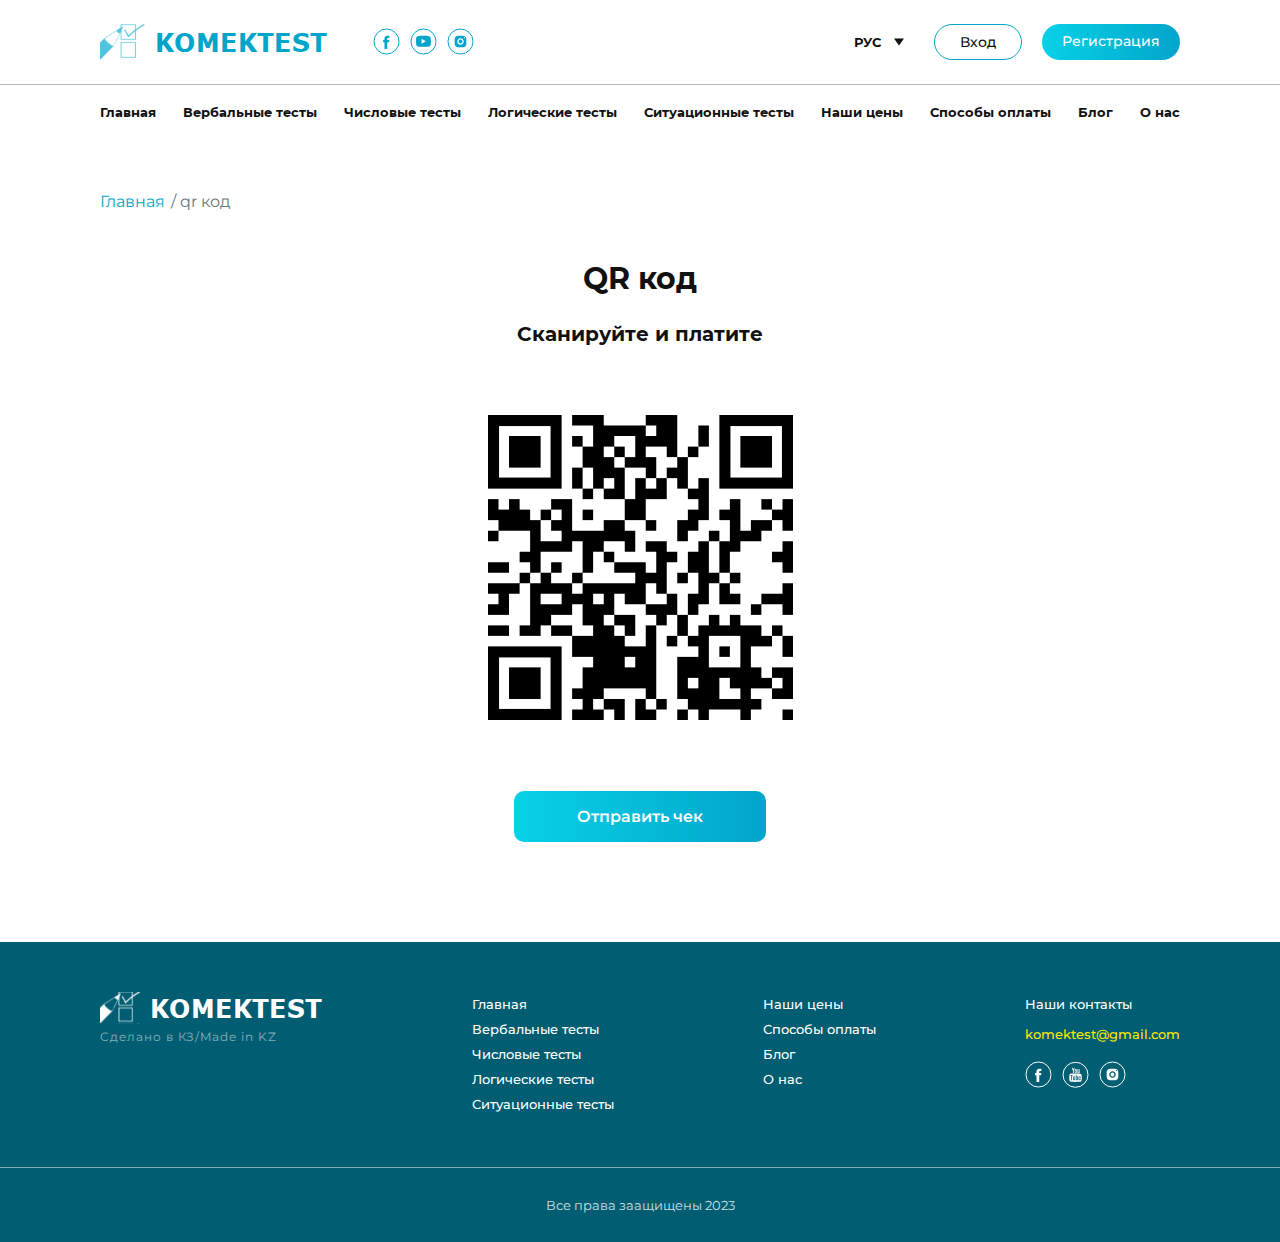
<file: qr.html>
<!DOCTYPE html>
<html lang="ru">

<head>
  <meta charset="UTF-8">
  <meta name="viewport" content="width=device-width, initial-scale=1.0">
  <meta http-equiv="X-UA-Compatible" content="ie=edge">
  <title>Komektest</title>
  <link rel="shortcut icon" href="/images/favicon.icon">
  <link rel="stylesheet" href="css/slick.css">
  <link rel="stylesheet" href="css/style.css">
</head>

<body id="body">
<div class="wrapper">
  <header class="header">
    <div class="header__content">
      <div class="header__body-wrapper">
        <div class="header__body">
          <div class="header__block">
            <a class="logo" href="index.html">
              <img src="images/logo-header.svg" alt="logo">
              komektest
            </a>
            <div class="header__socials">
              <a href="#">
                <svg xmlns="http://www.w3.org/2000/svg" width="27" height="27" viewBox="0 0 27 27" fill="none">
                  <circle cx="13.5" cy="13.5" r="12.5" stroke="#03A5CA"/>
                  <path fill-rule="evenodd" clip-rule="evenodd" d="M14.2469 20.8864H11.4756V14.3514H10.0908V12.0997H11.4756V10.7479C11.4756 8.91105 12.2571 7.81818 14.4789 7.81818H16.3281V10.0707H15.1724C14.3074 10.0707 14.2503 10.3854 14.2503 10.9726L14.2465 12.0997H16.3408L16.0957 14.3514H14.2465V20.8864H14.2469Z" fill="#03A5CA"/>
                </svg>
              </a>
              <a href="#">
                <svg xmlns="http://www.w3.org/2000/svg" width="27" height="27" viewBox="0 0 27 27" fill="none">
                  <circle cx="13.5" cy="13.5" r="12.5" stroke="#03A5CA"/>
                  <path fill-rule="evenodd" clip-rule="evenodd" d="M19.0152 8.12768C19.7819 8.30169 20.4426 8.85906 20.5813 9.62442C20.7553 10.4945 20.9293 11.7125 21 13.2786C20.9647 14.8093 20.7906 16.0627 20.652 16.9327C20.512 17.7334 19.8513 18.2555 19.0859 18.4295C17.8679 18.6728 15.7798 18.8468 13.4823 18.8468C11.1849 18.8468 9.09679 18.6728 7.87874 18.4295C7.11338 18.2555 6.45269 17.6981 6.31267 16.9327C6.13866 16.0627 6 14.8446 6 13.2786C6 11.7125 6.13866 10.4945 6.27868 9.62442C6.41735 8.82371 7.07939 8.30169 7.84475 8.12768C8.99347 7.88434 11.1509 7.71033 13.447 7.71033C15.7444 7.71033 17.8679 7.88434 19.0152 8.12768ZM15.8138 13.2786L11.5682 10.8425V15.7147L15.8138 13.2786Z" fill="#03A5CA"/>
                </svg>
              </a>
              <a href="#">
                <svg xmlns="http://www.w3.org/2000/svg" width="27" height="27" viewBox="0 0 27 27" fill="none">
                  <circle cx="13.5" cy="13.5" r="12.5" stroke="#03A5CA"/>
                  <path fill-rule="evenodd" clip-rule="evenodd" d="M7.66699 10.9074C7.66699 9.11787 9.1182 7.66666 10.9077 7.66666H16.0929C17.8825 7.66666 19.3337 9.11787 19.3337 10.9074V16.0926C19.3337 17.8821 17.8825 19.3333 16.0929 19.3333H10.9077C9.1182 19.3333 7.66699 17.8821 7.66699 16.0926V10.9074ZM18.0374 9.61111C18.0374 9.25333 17.747 8.96296 17.3892 8.96296C17.0314 8.96296 16.7411 9.25333 16.7411 9.61111C16.7411 9.96889 17.0314 10.2593 17.3892 10.2593C17.747 10.2593 18.0374 9.96889 18.0374 9.61111ZM13.5003 10.2593C15.2899 10.2593 16.7411 11.7105 16.7411 13.5C16.7411 15.2895 15.2899 16.7407 13.5003 16.7407C11.7108 16.7407 10.2596 15.2895 10.2596 13.5C10.2596 11.7105 11.7108 10.2593 13.5003 10.2593ZM11.5559 13.5C11.5559 12.4261 12.4264 11.5556 13.5003 11.5556C14.5742 11.5556 15.4448 12.4261 15.4448 13.5C15.4448 14.5739 14.5742 15.4444 13.5003 15.4444C12.4264 15.4444 11.5559 14.5739 11.5559 13.5Z" fill="#03A5CA"/>
                </svg>
              </a>
            </div>
          </div>
          <div class="header__box">
            <div class="dropdown">
              <button class="dropdown__button">Рус</button>
              <ul class="dropdown__list">
                <a href="#">Каз</a>
              </ul>
              <input type="text" name="select-category" value="" class="dropdown__input-hidden">
            </div>
            <div class="header__part">
              <a class="popup-link" href="#popup">Вход</a>
              <a class="popup-link" href="#popup-reg">Регистрация</a>
            </div>
          </div>
          <div class="header__burger" id="hamb">
            <span></span>
          </div>
        </div>
      </div>
        <div class="header__bottom _container">
          <nav class="menu" id="menu">
            <ul class="menu__list">
              <li class="menu__list-item">
                  <a href="index.html">Главная</a>
              </li>
              <li class="menu__list-item">
                  <a href="#">Вербальные тесты</a>
              </li>
              <li class="menu__list-item">
                  <a href="#">Числовые тесты</a>
              </li>
              <li class="menu__list-item">
                  <a href="#">Логические тесты</a>
              </li>
              <li class="menu__list-item">
                <a href="#">Ситуационные тесты </a>
              </li>
              <li class="menu__list-item">
                  <a href="prices.html">Наши цены</a>
              </li>
              <li class="menu__list-item">
                  <a href="qr.html">Способы оплаты</a>
              </li>
              <li class="menu__list-item">
                  <a href="blog.html">Блог</a>
              </li>
              <li class="menu__list-item">
                <a href="aboutus.html">О нас</a>
              </li>
            </ul>
          </nav>
        </div>
      </div>
  </header>
<main class="main">

  <section class="prices">
    <div class="package__content _container">
      <div class="bread-crumbs bread-crumbs--mod">
        <a href="index.html">Главная</a>
        <p>/ qr код</p>
      </div>
      <div class="code">
        <div class="code__title">
          <h1>QR код</h1>
        </div>
        <p>Сканируйте и платите</p>
        <div class="code__photo">
          <img src="images/qr.png" alt="qr code">
        </div>
        <div class="code__btn">
          <button>Отправить чек</button>
        </div>
      </div>
    </div>
  </section>

</main>
  <footer class="footer">
      <div class="footer__content">
        <div class="footer__body _container">
          <div class="footer__logo">
            <a href="index.html" class="logo logo__footer">
              <img src="images/logo-footer.svg" alt="footer logo">
              komektest
            </a>
            <p>Сделано в КЗ/Made in KZ</p>
          </div>
            <div class="footer__box">
              <nav class="footer__nav">
                <ul class="footer__list">
                  <li class="footer__item">
                    <a href="index.html">Главная</a>
                  </li>
                  <li class="footer__item">
                    <a href="#">Вербальные тесты</a>
                  </li>
                  <li class="footer__item">
                    <a href="#">Числовые тесты</a>
                  </li>
                  <li class="footer__item">
                    <a href="#">Логические тесты</a>
                  </li>
                  <li class="footer__item">
                    <a href="#">Ситуационные тесты</a>
                  </li>
                </ul>
              </nav>
            </div>
            <div class="footer__box">
              <nav class="footer__nav">
                <ul class="footer__list">
                  <li class="footer__item">
                    <a href="prices.html">Наши цены</a>
                  </li>
                  <li class="footer__item">
                    <a href="qr.html">Способы оплаты</a>
                  </li>
                  <li class="footer__item">
                    <a href="blog.html">Блог</a>
                  </li>
                  <li class="footer__item">
                    <a href="aboutus.html">О нас</a>
                  </li>
                </ul>
              </nav>
            </div>
            <div class="footer__contacts">
              <h3>Наши контакты</h3>
              <a href="mailto:komektest@gmail.com">komektest@gmail.com</a>
              <div class="footer__social">
                <a href="#">
                  <svg xmlns="http://www.w3.org/2000/svg" width="27" height="27" viewBox="0 0 27 27" fill="none">
                    <circle cx="13.5" cy="13.5" r="12.5" stroke="white"/>
                    <path fill-rule="evenodd" clip-rule="evenodd" d="M14.2469 20.8865H11.4756V14.3516H10.0908V12.0999H11.4756V10.7481C11.4756 8.91122 12.2571 7.81836 14.4789 7.81836H16.3281V10.0709H15.1724C14.3074 10.0709 14.2503 10.3856 14.2503 10.9728L14.2465 12.0999H16.3408L16.0957 14.3516H14.2465V20.8865H14.2469Z" fill="white"/>
                  </svg>
                </a>
                <a href="#">
                  <svg xmlns="http://www.w3.org/2000/svg" width="27" height="27" viewBox="0 0 27 27" fill="none">
                    <circle cx="13.5" cy="13.7896" r="12.5" stroke="white"/>
                    <path fill-rule="evenodd" clip-rule="evenodd" d="M10.9543 10.2742C10.9382 10.4948 10.9355 12.0532 10.9516 12.0798C10.9638 12.0997 11.692 12.1087 11.7612 12.0898C11.7918 12.0816 11.7941 12.0126 11.7941 10.9837V9.88671L11.8493 9.71079C11.8799 9.61426 11.9563 9.36076 12.0197 9.1474C12.0677 8.98544 12.1235 8.79941 12.1606 8.67558C12.1725 8.63593 12.1824 8.60266 12.1896 8.57859C12.4643 7.6805 12.7268 6.79639 12.7336 6.74632L12.7421 6.68452L12.3578 6.68227C12.0103 6.68047 11.9042 6.68227 11.8947 6.69129C11.8902 6.69535 11.7702 7.15229 11.5567 7.98046C11.4547 8.37516 11.3688 8.69046 11.3661 8.68144C11.3637 8.67384 11.2918 8.40821 11.1925 8.04137C11.162 7.9288 11.129 7.8067 11.0946 7.6796C10.9485 7.13786 10.8262 6.69219 10.8226 6.68858C10.8172 6.68317 10.352 6.68092 9.97481 6.68407C9.96614 6.68415 9.95808 6.68153 9.95293 6.68431C9.92551 6.69908 9.98037 6.86653 10.4621 8.40402C10.5412 8.65663 10.6599 9.01478 10.7255 9.19927C10.9278 9.76853 10.9755 9.99136 10.9543 10.2742ZM10.058 14.6168L10.0486 16.9187L10.0391 19.2205L9.66559 19.2255C9.37744 19.2295 9.29023 19.225 9.28349 19.2065C9.27855 19.1934 9.27225 18.1551 9.27 16.8997L9.26506 14.6168L8.8452 14.6123L8.42534 14.6069V14.2474V13.8874L9.66604 13.8924L10.9076 13.8974L10.913 14.2524L10.918 14.6069L10.4882 14.6123L10.058 14.6168ZM17.2401 16.1018C17.2168 16.1789 17.1925 16.7107 17.21 16.7567C17.2195 16.782 17.2725 16.7861 17.5912 16.7861H17.9621L17.9558 16.45C17.9495 16.1415 17.9454 16.1058 17.9045 16.0224C17.8398 15.8907 17.7436 15.832 17.5921 15.832C17.4101 15.832 17.2945 15.9204 17.2401 16.1018ZM18.6116 18.534C18.5168 18.8854 18.2655 19.1344 17.9023 19.2368C17.4123 19.3739 16.8733 19.1483 16.658 18.7167C16.5375 18.474 16.5335 18.4257 16.5335 17.2407C16.5335 16.2745 16.5371 16.1564 16.5676 16.0246C16.6544 15.6512 16.8706 15.4098 17.2365 15.2759C17.7216 15.0986 18.3055 15.3228 18.5163 15.7671C18.6269 16.0016 18.6404 16.1018 18.6521 16.7622L18.6615 17.354L17.9373 17.3594L17.2132 17.3639L17.2078 17.7617C17.2001 18.3229 17.2374 18.4956 17.3885 18.598C17.5152 18.6837 17.7103 18.677 17.8164 18.5836C17.9162 18.4956 17.9445 18.4014 17.9544 18.1267L17.963 17.8849H18.3132H18.6629L18.6521 18.1546C18.6458 18.303 18.6274 18.474 18.6116 18.534ZM15.1314 18.4244C15.1085 18.4898 15.0792 18.5317 15.0347 18.5619C14.9215 18.6377 14.7574 18.6138 14.6077 18.4992L14.5416 18.4487V17.2407V16.0328L14.6081 15.9822C14.8104 15.8271 15.0312 15.8442 15.1188 16.0215C15.153 16.091 15.1552 16.1532 15.1593 17.2123C15.1633 18.2286 15.1606 18.3382 15.1314 18.4244ZM15.776 18.9467C15.7162 19.0807 15.5832 19.2119 15.473 19.244C15.188 19.3288 14.9592 19.2602 14.6949 19.0108C14.6126 18.9332 14.5362 18.87 14.525 18.87C14.511 18.87 14.5039 18.9305 14.5039 19.05V19.23H14.164H13.8242V16.5587V13.8879H14.164H14.5039V14.7594C14.5039 15.2384 14.5106 15.6309 14.5178 15.6309C14.5259 15.6309 14.5974 15.5673 14.6774 15.4901C14.8612 15.3119 15.0145 15.2344 15.2092 15.219C15.5571 15.1929 15.7639 15.3719 15.8587 15.782C15.8879 15.9101 15.8915 16.0562 15.8915 17.2407C15.8915 18.6837 15.8911 18.6901 15.776 18.9467ZM12.2854 18.9278C12.151 19.0649 11.9914 19.1759 11.8557 19.2264C11.5743 19.3324 11.3073 19.2706 11.1931 19.0739C11.0888 18.8939 11.087 18.8533 11.087 16.9854V15.2709H11.4259H11.7658L11.7707 16.8857C11.7761 18.4722 11.777 18.502 11.8148 18.566C11.8647 18.6522 11.942 18.6756 12.0634 18.6418C12.1353 18.6219 12.1838 18.5868 12.2998 18.4708L12.4464 18.3251V16.7978V15.2709H12.7862H13.1261V17.2502V19.23H12.7862H12.4464V19.0216C12.4464 18.8646 12.4401 18.8132 12.4221 18.8132C12.4086 18.8132 12.347 18.8646 12.2854 18.9278ZM10.9832 20.8512C11.1805 20.8584 11.7028 20.8705 12.1443 20.8782C13.064 20.8945 14.7551 20.885 15.7216 20.8579C16.3721 20.8394 17.5579 20.7916 17.7791 20.7745C17.8416 20.7695 17.9859 20.7605 18.1001 20.7537C18.4844 20.7321 18.7285 20.6513 18.9573 20.4704C19.2545 20.2363 19.4837 19.8042 19.5808 19.2972C19.673 18.8177 19.7346 17.9634 19.7467 16.9936C19.7575 16.183 19.7431 15.7454 19.6851 15.0436C19.6109 14.1567 19.5529 13.869 19.3704 13.4995C19.129 13.0101 18.7802 12.7521 18.2835 12.6953C17.8996 12.6515 16.4548 12.5893 15.1175 12.5595C12.8024 12.5081 8.99669 12.6073 8.5103 12.7322C8.28599 12.79 8.11742 12.8874 7.9421 13.0629C7.63507 13.3696 7.45211 13.8094 7.37839 14.4184C7.21072 15.8077 7.20712 17.487 7.3685 18.9269C7.43818 19.5462 7.58203 19.9486 7.85085 20.2801C8.01897 20.4871 8.30846 20.6631 8.56739 20.7154C8.749 20.7524 9.6584 20.8033 10.9832 20.8512ZM15.9189 12.1457C15.7292 12.1204 15.6182 12.0469 15.5422 11.8958C15.4469 11.7063 15.4469 11.7073 15.4469 9.8195V8.05805H15.8299H16.2125L16.2205 9.68192C16.2291 11.4456 16.2268 11.4046 16.332 11.4312C16.4287 11.4551 16.5357 11.4032 16.6687 11.267L16.7964 11.1366L16.8013 9.59712L16.8058 8.05805L17.1884 8.05264L17.5709 8.04813V10.064V12.0803L17.5188 12.0911C17.4563 12.1042 16.8764 12.1033 16.8297 12.0898C16.8013 12.0821 16.7968 12.0559 16.7968 11.8981V11.7149L16.6881 11.8214C16.4381 12.0654 16.1684 12.1791 15.9189 12.1457ZM13.9913 11.3757C14.1226 11.2756 14.1235 11.267 14.1302 10.1334C14.1361 9.2525 14.1329 9.10274 14.1064 8.98275C14.0705 8.82037 14.0075 8.74368 13.8844 8.70985C13.7252 8.66745 13.5796 8.75857 13.5283 8.93314C13.4897 9.06756 13.4901 11.0658 13.5292 11.2002C13.5589 11.3013 13.6537 11.4118 13.7239 11.4271C13.8151 11.4465 13.9271 11.4249 13.9918 11.3757H13.9913ZM13.6915 12.1448C13.349 12.1033 13.0343 11.9012 12.8828 11.6252C12.7286 11.3441 12.7142 11.1971 12.7232 9.95933C12.7304 9.0008 12.7331 8.9408 12.7709 8.80323C12.8612 8.4762 13.0361 8.25337 13.3072 8.11849C13.6794 7.934 14.0808 7.95791 14.4319 8.18615C14.6557 8.33095 14.7915 8.54115 14.8643 8.85375C14.8962 8.99178 14.8994 9.09778 14.8994 10.0658C14.8994 11.2431 14.894 11.3112 14.7735 11.5661C14.658 11.8119 14.3964 12.0284 14.1235 12.1046C14.003 12.1376 13.794 12.1574 13.6915 12.1448Z" fill="white"/>
                  </svg>
                </a>
                <a href="#">
                  <svg xmlns="http://www.w3.org/2000/svg" width="27" height="27" viewBox="0 0 27 27" fill="none">
                    <circle cx="13.5" cy="13.5" r="12.5" stroke="white"/>
                    <path fill-rule="evenodd" clip-rule="evenodd" d="M7.66699 10.9072C7.66699 9.11771 9.1182 7.6665 10.9077 7.6665H16.0929C17.8825 7.6665 19.3337 9.11771 19.3337 10.9072V16.0924C19.3337 17.882 17.8825 19.3332 16.0929 19.3332H10.9077C9.1182 19.3332 7.66699 17.882 7.66699 16.0924V10.9072ZM18.0374 9.61095C18.0374 9.25317 17.747 8.9628 17.3892 8.9628C17.0314 8.9628 16.7411 9.25317 16.7411 9.61095C16.7411 9.96873 17.0314 10.2591 17.3892 10.2591C17.747 10.2591 18.0374 9.96873 18.0374 9.61095ZM13.5003 10.2591C15.2899 10.2591 16.7411 11.7103 16.7411 13.4998C16.7411 15.2894 15.2899 16.7406 13.5003 16.7406C11.7108 16.7406 10.2596 15.2894 10.2596 13.4998C10.2596 11.7103 11.7108 10.2591 13.5003 10.2591ZM11.5559 13.4998C11.5559 12.426 12.4264 11.5554 13.5003 11.5554C14.5742 11.5554 15.4448 12.426 15.4448 13.4998C15.4448 14.5737 14.5742 15.4443 13.5003 15.4443C12.4264 15.4443 11.5559 14.5737 11.5559 13.4998Z" fill="white"/>
                  </svg>
                </a>
              </div>
            </div>
        </div>
        <div class="footer__bottom">
          <p>Все права заащищены 2023</p>
        </div>
      </div>
  </footer>
  <div class="popup" id="popup">
    <div class="popup__body">
      <div class="popup__content">
        <a class="popup__close close-popup" href="#header">
          <svg xmlns="http://www.w3.org/2000/svg" width="24" height="24" viewBox="0 0 24 24" fill="none">
            <circle cx="12" cy="12" r="12" fill="#EBEDF0"/>
            <path d="M8.4 8.4L15.6 15.6" stroke="#A0A1A3" stroke-width="2" stroke-linecap="round"/>
            <path d="M15.6 8.4L8.4 15.6" stroke="#A0A1A3" stroke-width="2" stroke-linecap="round"/>
          </svg>
        </a>
        <h2 class="popup__title">Войти</h2>
        <div class="popup__block">
          <p>Новый пользователь?</p>
          <a class="popup-link" href="#popup-reg">Создать учетную запись</a>
        </div>
        <form class="form" method="post" name="form">
          <label>
            <span>Email</span>
            <input class="form__input-email" type="email" name="email" required>
          </label>
          <label>
            <span>Password</span>
            <input class="form__input-email" type="password" name="password" required>
          </label>
          <div class="popup__block popup__block--mod">
            <a class="popup-link" href="#popup-recover">Забыли пароль?</a>
            <a class="popup-link" href="#popup-change-password">Изменить пароль</a>
          </div>
          <button class="form__input-button send-form" type="submit">Войти</button>
        </form>
        <div class="popup__checkbox">
          <label>
            <input class="checkbox" type="checkbox" name="coding-notes" checked>
            <span class="custom-checkbox"></span>
            Запомнить меня на этом компьютере
          </label>
          <label>
            <input class="checkbox" type="checkbox" name="coding-notes" checked>
            <span class="custom-checkbox"></span>
            Галочка о конфиденциальности
          </label>
        </div>
      </div>
    </div>
  </div>
  <div class="popup" id="popup-reg">
    <div class="popup__body">
      <div class="popup__content">
        <a class="popup__close close-popup" href="#header">
          <svg xmlns="http://www.w3.org/2000/svg" width="24" height="24" viewBox="0 0 24 24" fill="none">
            <circle cx="12" cy="12" r="12" fill="#EBEDF0"/>
            <path d="M8.4 8.4L15.6 15.6" stroke="#A0A1A3" stroke-width="2" stroke-linecap="round"/>
            <path d="M15.6 8.4L8.4 15.6" stroke="#A0A1A3" stroke-width="2" stroke-linecap="round"/>
          </svg>
        </a>
        <h2 class="popup__title">Регистрация</h2>
        <form class="form" method="post" name="form">
          <label>
            <span>Email</span>
            <input class="form__input-email" type="email" name="email" required>
          </label>
          <label>
            <span>Пароль</span>
            <input class="form__input-email" type="password" name="password" required>
          </label>
          <label>
            <span>Потверждение пароля</span>
            <input class="form__input-email" type="password" name="password" required>
          </label>
          <div class="form__captcha">
            <img src="images/captcha.png" alt="captcha">
          </div>
          <button class="form__input-button send-form" type="submit">Зарегистрироваться</button>
        </form>
      </div>
    </div>
  </div>
  <div class="popup" id="popup-recover">
    <div class="popup__body">
      <div class="popup__content">
        <a class="popup__close close-popup" href="#header">
          <svg xmlns="http://www.w3.org/2000/svg" width="24" height="24" viewBox="0 0 24 24" fill="none">
            <circle cx="12" cy="12" r="12" fill="#EBEDF0"/>
            <path d="M8.4 8.4L15.6 15.6" stroke="#A0A1A3" stroke-width="2" stroke-linecap="round"/>
            <path d="M15.6 8.4L8.4 15.6" stroke="#A0A1A3" stroke-width="2" stroke-linecap="round"/>
          </svg>
        </a>
        <h2 class="popup__title">Забыли пароль?</h2>
        <form class="form" method="post" name="form">
          <label>
            <span>Email</span>
            <input class="form__input-email" type="email" name="email" required>
          </label>
          <button class="form__input-button send-form" type="submit">Восстановить пароль</button>
        </form>
      </div>
    </div>
  </div>
  <div class="popup" id="popup-change-password">
    <div class="popup__body">
      <div class="popup__content">
        <a class="popup__close close-popup" href="#header">
          <svg xmlns="http://www.w3.org/2000/svg" width="24" height="24" viewBox="0 0 24 24" fill="none">
            <circle cx="12" cy="12" r="12" fill="#EBEDF0"/>
            <path d="M8.4 8.4L15.6 15.6" stroke="#A0A1A3" stroke-width="2" stroke-linecap="round"/>
            <path d="M15.6 8.4L8.4 15.6" stroke="#A0A1A3" stroke-width="2" stroke-linecap="round"/>
          </svg>
        </a>
        <h2 class="popup__title">Войти</h2>
        <div class="popup__block">
          <p>Новый пользователь?</p>
          <a class="popup-link" href="#popup-reg">Создать учетную запись</a>
        </div>
        <form class="form" method="post" name="form">
          <label>
            <span>Новый пароль</span>
            <input class="form__input-email" type="password" name="password" required>
          </label>
          <label>
            <span>Повторите пароль</span>
            <input class="form__input-email" type="password" name="password" required>
          </label>
          <button class="form__input-button send-form" type="submit">Изменить пароль</button>
        </form>
      </div>
    </div>
  </div>
  <script src="js/jquery.js"></script>
  <script src="js/slick.min.js"></script>
  <script src="js/main.js"></script>
  </div>
</body>

</html>
</file>
<file: css/style.css>
* {padding: 0;margin: 0;border: 0;}
*,
*:before,
*:after {-moz-box-sizing: border-box;-webkit-box-sizing: border-box;box-sizing: border-box;}
:focus,
:active {outline: none;}
a:focus,
a:active {outline: none;}
nav,
footer,
header,
aside {display: block;}
html,
body {height: 100%;width: 100%;font-size: 100%;line-height: 1;font-size: 14px;-ms-text-size-adjust: 100%;-moz-text-size-adjust: 100%;-webkit-text-size-adjust: 100%;}
input,
button,
textarea {font-family: inherit;}
input::-ms-clear {display: none;}
button {cursor: pointer;}
button::-moz-focus-inner {padding: 0;border: 0;}
a,
a:visited {text-decoration: none;}
a:hover {text-decoration: none;}
ul li {list-style: none;}
img {vertical-align: top;}
h1,h2,h3,h4,h5,h6 {font-size: inherit;font-weight: 400;}
html,
body {height: 100%; font-weight: 700; font-family:'Montserrat'; color: var(--color-black); background: #FFFFFF;}
@font-face {
  font-family: 'Montserrat';
  src:  url("../fonts/Montserrat-ExtraBold.woff"),
        url("../fonts/Montserrat-ExtraBold.woff2");
        font-weight: 800;
        font-display: swap;
        font-style: normal;
}
@font-face {
  font-family: 'Montserrat';
  src:  url("../fonts/Montserrat-Bold.woff"),
        url("../fonts/Montserrat-Bold.woff2");
        font-weight: 700;
        font-display: swap;
        font-style: normal;
}
@font-face {
  font-family: 'Montserrat';
  src:  url("../fonts/Montserrat-SemiBold.woff"),
        url("../fonts/Montserrat-SemiBold.woff2");
        font-weight: 600;
        font-display: swap;
        font-style: normal;
}
@font-face {
  font-family: 'Montserrat';
  src:  url("../fonts/Montserrat-Medium.woff"),
        url("../fonts/Montserrat-Medium.woff2");
        font-weight: 500;
        font-display: swap;
        font-style: normal;
}
@font-face {
  font-family: 'Montserrat';
  src:  url("../fonts/Montserrat-Regular.woff"),
        url("../fonts/Montserrat-Regular.woff2");
        font-weight: 400;
        font-display: swap;
        font-style: normal;
}
@font-face {
  font-family: 'Montserrat';
  src:  url("../fonts/Montserrat-Light.woff"),
        url("../fonts/Montserrat-Light.woff2");
        font-weight: 300;
        font-display: swap;
        font-style: normal;
}
@font-face {
  font-family: 'MontserratSubrayada';
  src:  url("../fonts/MontserratSubrayada-Bold.woff"),
        url("../fonts/MontserratSubrayada-Bold.woff2");
        font-weight: 700;
        font-display: swap;
        font-style: normal;
}
@font-face {
  font-family: 'Verdana';
  src:  url("../fonts/Verdana-Bold.woff"),
        url("../fonts/Verdana-Bold.woff2");
        font-weight: 700;
        font-display: swap;
        font-style: normal;
}

html,
body {
  height: 100%;
  min-width: 320px;
  scroll-behavior: smooth;
}
body._lock{
  overflow: hidden;
}
body.lock {
  overflow: hidden;
}
.wrapper {
  display: flex;
  flex-direction: column;
  min-height: 100%;
  overflow: hidden;
}
._container{
  max-width: 1100px;
  margin: 0 auto;
  padding: 0 10px;
}
.main {
  flex: 1 1 auto;
}
._ibg {
  position: relative;
}
._ibg img {
  position: absolute;
  width: 100%;
  height: 100%;
  top: 0;
  left: 0;
  object-fit: cover;
}
.title {
  text-align: center;
  margin-bottom: 50px;
}
.title h2{
  font-size: 30px;
  font-weight: 700;
  line-height: 30px;
}

:root {
  --color-white: #FFFFFF;
}
:root {
  --color-blue: #01A5CA;
}
:root {
  --color-black: #111;
}
/*---------------------------------------header----------------------*/
.header__burger {
  display: none;
}
.header {
  background-color: var(--color-white);
  position: fixed;
  width: 100%;
  background-color: var(--color-white);
  z-index: 5;
}
.header__body-wrapper {
  border-bottom: 1px solid #B7B7B7;
}
.header__body {
  display: flex;
  justify-content: space-between;
  align-items: center;
  padding: 24px 10px;
  max-width: 1100px;
  margin: 0 auto;
}
.header__block {
  display: flex;
  align-items: center;
  gap: 10px 46px;
}
.logo {
  display: flex;
  align-items: center;
  gap: 10px;
  color: var(--color-blue);
  font-family: 'Verdana';
  font-size: 25px;
  line-height: normal;
  letter-spacing: 0.375px;
  text-transform: uppercase;
}
.header__socials {
  display: flex;
  align-items: center;
  gap: 10px;
}
.header__socials a svg:hover {
  background-color: var(--color-blue);
  border-radius: 50%;
}
.header__socials a svg:hover path {
  fill: var(--color-white);
  transition: all 0.2s ease 0s;
}
.header__box {
  display: flex;
  align-items: center;
  gap: 10px 30px;
}
.dropdown {
  position: relative;
  max-width: 60px;
}
.dropdown input {
  display: none;
}
.dropdown__button {
  position: relative;
  display: block;
  width: 100%;
  text-align: left;
  background: var(--color-white);
  padding: 10px 30px 10px 10px; 
  line-height: 14px;
  font-size: 13px;
  font-weight: 700;
  text-transform: uppercase;
  color: var(--color-black);
}
.dropdown__button::after {
  content: '';
  position: absolute;
  top: 50%;
  right: 0;
  transform: translateY(-50%);
  width: 0;
  height: 0;
  border-width: 7px 5px 0 5px;
  border-color: var(--color-black) transparent transparent transparent;
  border-style:  solid;
  pointer-events: none;
}
.dropdown__list {
  display: none;
  position: absolute;
  overflow: hidden;
  width: 100%;
  left: 10px;
  top: 30px;
  z-index: 1;
  border-radius: 5px;
}
.dropdown__list--active {
  display: block;
}
.dropdown__list-item {
  padding: 1px 0px;
  border-bottom: 0;
  cursor: pointer;
}
.dropdown__list-item:last-child {
  border-radius: 0 0 5px 5px;
}
.dropdown__list a {
  color: var(--color-black);
  text-transform: uppercase;
  line-height: 14px;
  font-size: 13px;
  font-weight: 700;
  color: var(--color-black);
}
.header__part {
  display: flex;
  gap: 10px 20px;
}
.header__part a {
  font-size: 14px;
  font-weight: 500;
  line-height: 100%; 
  transition: all 0.2s ease 0s;
}
.header__part a:first-child {
  padding: 10px 25px;
  color: var(--color-black);
  border: 1px solid #03A5CA;
  border-radius: 19px;
}
.header__part a:first-child:hover {
  color: var(--color-blue);
}
.header__part a:last-child {
  padding: 10px 20px;
  color: var(--color-white);
  border-radius: 19px;
  background: linear-gradient(270deg, #03A5CA 0%, #07D1E7 100%);
}
.header__part a:last-child:hover {
  color: var(--color-black);
}
.header__bottom {
  padding: 20px 10px;
}
.menu__list {
  display: flex;
  align-items: center;
  flex-wrap: wrap;
  gap: 10px;
  justify-content: space-between;
}
.menu__list-item a {
  font-size: 13px;
  font-weight: 700;
  line-height: 14px;
  color: var(--color-black);
  transition: all 0.2s ease 0s;
}
.menu__list-item a:hover {
  color: var(--color-blue);
}
/*---------------------------------------header----------------------*/


/*---------------------------------------homepage----------------------*/
.homepage {
  background: #03a5ca11;
  padding: 200px 10px 65px;
  margin-bottom: 100px;
}
.homepage__content {
  display: flex;
  align-items: center;
  justify-content: space-between;
  gap: 20px 10px;
}
.homepage__info {
  flex-basis: 450px;
}
.homepage__info h1 {
  font-size: 24px;
  font-weight: 700;
  line-height: 24px;
  margin-bottom: 20px;
}
.homepage__info p {
  font-size: 16px;
  font-weight: 400;
  line-height: 20px;
  margin-bottom: 50px;
}
.homepage__buttons {
  display: flex;
  justify-content: space-between;
  gap: 10px;
}
.homepage__buttons a {
  font-size: 16px;
  font-weight: 600;
  line-height: normal;
  padding: 16px 32px;
  border-radius: 10px;
  white-space: nowrap;
}
.homepage__buttons a:first-child {
  color: var(--color-white);
  background: linear-gradient(270deg, #03A5CA 0%, #07D1E7 100%);
  transition: all 0.2s ease 0s;
}
.homepage__buttons a:first-child:hover {
  color: var(--color-black);
}
.homepage__buttons a:last-child {
  border: 2px solid #03A5CA;
  background: rgba(3, 165, 202, 0.00);
  color: var(--color-black);
}
.homepage__buttons a:last-child:hover {
  color: var(--color-blue);
}
.homepage__image img {
  width: 100%;
}
/*---------------------------------------homepage----------------------*/
/*---------------------------------------komektest----------------------*/
.komektest {
  margin-bottom: 100px;
}
.komektest__content {
  display: flex;
  justify-content: space-between;
  align-items: center;
  gap: 20px 10px;
  border-radius: 6px;
  box-shadow: 0px 5px 20px 0px rgba(14, 31, 53, 0.12);
}
.komektest__photo img {
  width: 100%;
}
.komektest__info {
  flex-basis: 434px;
}
.komektest__info h2 {
  font-size: 24px;
  font-weight: 700;
  line-height: 24px;
  margin-bottom: 20px;
}
.komektest__info p {
  font-size: 16px;
  font-weight: 300;
  line-height: 20px;
}
/*---------------------------------------komektest----------------------*/

/*---------------------------------------numbers----------------------*/
.numbers {
  margin-bottom: 100px;
}
.numbers__items {
  display: flex;
  justify-content: space-between;
  gap: 20px;
}
.numbers__item {
  position: relative;
  width: 33.444%;
  text-align: center;
  border-radius: 6px;
  box-shadow: 0px 8px 15px 0px rgba(14, 31, 53, 0.10);
  padding: 40px 10px;
}
.numbers__item svg {
  margin-bottom: 20px;
}
.numbers__item h3 {
  font-size: 20px;
  font-weight: 700;
  line-height: 20px;
  margin-bottom: 12px;
}
.numbers__item p {
  font-size: 20px;
  font-weight: 400;
  line-height: 20px;
  margin-bottom: 20px;
}
.numbers__item span {
  font-size: 35px;
  font-weight: 700;
  line-height: 34px;
  color: var(--color-blue);
}
.numbers__item-img {
  position: absolute;
  top: 40px;
  right: 0;
}
/*---------------------------------------numbers----------------------*/
/*---------------------------------------blue----------------------*/
.blue {
  max-width: 1440px;
  margin: 0 auto;
  position: relative;
}
.blue__content {
  max-width: 900px;
  margin: 0 auto;
  display: flex;
  justify-content: space-between;
  align-items: center;
  position: relative;
  z-index: 2;
  padding: 49px 10px;
  margin-bottom: 100px;
  gap: 20px 10px;
}
.blue__info {
  display: flex;
  align-items: center;
  gap: 10px 30px;
}
.blue__info h2 {
  font-size: 30px;
  font-weight: 700;
  line-height: 35px; 
  color: var(--color-white);
}
.blue__button a {
  font-size: 16px;
  font-weight: 700;
  line-height: normal;
  color: var(--color-black);
  border-radius: 10px;
  background: #FFF;
  padding: 16px 30px;
  white-space: nowrap;
}
.blue__button a:hover {
  color: var(--color-blue);
  transition: all 0.2s ease 0s;
}
.blue__image {
  position: absolute;
  width: 100%;
  height: 100%;
  top: 0;
  left: 0;
}
.blue__btn a {
  font-size: 16px;
  font-weight: 600;
  line-height: normal;
  color: var(--color-white);
  padding: 16px 32px;
  border-radius: 10px;
  border: 2px solid var(--color-white);
  background: rgba(202, 202, 202, 0.00);
  white-space: nowrap;
}
.blue__btn a:hover {
  color: var(--color-black);
  transition: all 0.2s ease 0s;
}
/*---------------------------------------blue----------------------*/

/*---------------------------------------tests----------------------*/
.tests {
  margin-bottom: 100px;
}
.tests__items {
  display: grid;
  grid-template-columns: 1fr 1fr;
  gap: 20px;
}
.tests__item {
  border-radius: 6px;
  background: var(--color-white);
  box-shadow: 0px 8px 15px 0px rgba(14, 31, 53, 0.10);
  position: relative;
}
.tests__item img {
  width: 100%;
  margin-bottom: 30px;
  height: 200px;
}
.tests__item-block {
  padding: 0px 40px 40px 40px; 
}
.tests__item-block h3 {
  font-size: 20px;
  font-weight: 700;
  line-height: 20px;
  margin-bottom: 20px;
}
.tests__item-block p {
  font-size: 16px;
  font-weight: 400;
  line-height: 20px;
  opacity: 0.8;
}
.tests__button {
  position: absolute;
  top: 126px;
  right: 30px;
}
.tests__button a {
  font-size: 14px;
  font-weight: 600;
  line-height: normal;
  color: var(--color-white);
  border-radius: 22px;
  background: linear-gradient(270deg, #03A5CA 0%, #07D1E7 100%);
  padding: 14px 24px;
}
.tests__button a:hover {
  color: var(--color-black);
  transition: all 0.2s ease 0s;
}
/*---------------------------------------tests----------------------*/

/*---------------------------------------package----------------------*/
.package {
  margin-bottom: 100px;
}
.package__items {
  display: grid;
  grid-template-columns: repeat(auto-fit, minmax(345px, 1fr));
  gap: 15px;
}
.package__item {
  padding: 40px 49px;
  border-radius: 6px;
  background: var(--color-white);
  box-shadow: 0px 8px 15px 0px rgba(14, 31, 53, 0.10);
  display: grid;
  grid-auto-flow: row;
  grid-template: auto 1fr / 1fr;
  text-align: center;
  justify-items: center;
  transition: all 0.3s ease 0s;
}
.package__item svg {
  margin-bottom: 20px;
}
.package__item h3 {
  font-size: 20px;
  font-weight: 700;
  line-height: 20px;
  margin-bottom: 33px;
}
.package__item h4 {
  opacity: 0.5;
  font-size: 16px;
  font-weight: 400;
  line-height: 18px;
  margin-bottom: 23px;
}
.package__item-text {
  display: flex;
  align-items: center;
  gap: 10px;
  margin-bottom: 11px;
}
.package__item-text svg {
  margin-bottom: 0px;
}
.package__item span {
  font-size: 24px;
  font-weight: 800;
  line-height: 24px;
  margin: 22px 10px 30px;
  display: block;
}
.package__item-button a {
  font-size: 14px;
  font-weight: 600;
  line-height: normal;
  color: var(--color-black);
  border-radius: 22px;
  border: 2px solid var(--color-blue);
  background: #FFF;
  padding: 13px 53px;
}
.package__item-button a:hover {
  color: var(--color-blue);
  transition: all 0.2s ease 0s;
}
.package__item:hover {
  background: linear-gradient(270deg, #03A5CA 0%, #07D1E7 100%);
}
.package__item:hover .package__item-text {
  color: var(--color-white);
}
.package__item:hover .package__item-text path {
  stroke: var(--color-white);
}
.package__item:hover.package__item h3 {
  color: var(--color-white);
}
.package__item:hover.package__item span {
  color: var(--color-white);
}
.package__item:hover .package__item-button a {
  border: none;
}
.package__item:hover .package__item-number path{
  fill: var(--color-white);
}
.package__item:hover.package__item h4 {
  color: var(--color-white);
  opacity: 1;
}
.package__item-number {
  position: relative;
}
.package__item-number span {
  position: absolute;
  top: 10%;
  left: 33%;
  transform: translate(-50%, -50%);
  color: var(--color-white);
}
.package__item:hover .package__item-number span {
  color: var(--color-blue);
}
/*---------------------------------------package----------------------*/

/*---------------------------------------video----------------------*/
.video {
  margin-bottom: 100px;
}
.video__content {
  max-width: 900px;
  margin: 0 auto;
  text-align: center;
}
.video__content p {
  font-size: 16px;
  font-weight: 400;
  line-height: 20px;
  margin-bottom: 50px;
}
.video__item {
  position: relative;
  padding: 0px 0px 50% 0px; 
}
.video__item video{
  position: absolute;
  top: 0;
  left: 0;
  width: 100%;
  height: 100%;
  object-fit: cover;
}

/*---------------------------------------video----------------------*/

/*---------------------------------------reviews----------------------*/
.reviews {
  background: #03a5ca11;
}
.reviews__content {
  max-width: 1188px;
  margin: 0 auto;
  padding: 100px 10px;
}
.reviews__item {
  max-width: 347px;
  text-align: center;
  border-radius: 6px;
  background: var(--color-white);
  box-shadow: 0px 8px 15px 0px rgba(14, 31, 53, 0.10);
  padding: 35px  30px 30px 30px;
}
.reviews__item img {
  margin-bottom: 20px;
  max-width: 100px;
}
.reviews__item h3 {
  font-size: 18px;
  font-weight: 600;
  line-height: 20px;
  margin-bottom: 10px;
}
.reviews__item p {
  font-size: 16px;
  font-weight: 400;
  line-height: 20px;
  opacity: 0.8;
}
.reviews__item-wrapper {
  padding: 20px 10px;
}
.slick-list {
  margin: 0px 30px;
}
.slick-slide img {
  display: inline-block;
}
.slider-arrows {
  position: absolute;
  cursor: pointer;
  top: 45%;
  z-index: 3;
} 
.reviews-slider__next {
  right: -20px;
}
.reviews-slider__prev {
  left: -20px;
}
/*---------------------------------------reviews----------------------*/

/*---------------------------------------question----------------------*/
.questions {
  margin-bottom: 100px;
}
.accordion__wrapper {
  max-width: 900px;
  margin: 0 auto;
}
.accordion__title {
  display: flex;
  justify-content: space-between;
  align-items: center;
  padding: 10px 20px;
  cursor: pointer;
  border-top: none;
  background: #03a5ca0d;
  margin-bottom: 10px;
}
.accordion__title h3 {
  font-size: 16px;
  font-weight: 600;
  line-height: 20px;
}
.accordion__title span {
  display: inline-flex;
  position: relative;
  width: 40px;
  height: 40px;
  background-color: transparent;
  transform: rotate(0);
  transition: transform 0.5s ease-out;
}
.accordion__title span::after {
  content: '+';
  position: absolute;
  left: 50%;
  top: 50%;
  transform: translate(-50%, -50%);
  font-size: 50px;
  font-weight: 300;
}
.accordion__title.active span{
  transform: rotate(137deg);
}
.accordion__content {
  overflow: hidden;
  padding: 0 20px;
  box-sizing: content-box;
  border-top: none;
  max-height: 0;
  opacity: 0;
  visibility: hidden;
  background: #03a5ca0d;
  transition: max-height 0.5s ease-out, padding 0.5s ease-out, opacity 0.1s ease-out 0.5s, visibility 0.1s ease-out 0.5s;
}
.accordion__content p {
  font-size: 16px;
  line-height: 20px; 
  font-weight: 400;
}
.accordion__content.active {
  visibility: visible;
  opacity: 1;
  padding: 20px;
  margin-top: -8px;
  margin-bottom: 10px;
  transition: max-height 0.5s ease-out, padding 0.5s ease-out, opacity 0.1s ease-out, visibility 0.1s ease-out;
}
/*---------------------------------------question----------------------*/

/*---------------------------------------prices----------------------*/
.prices {
  margin-top: 190px;
  margin-bottom: 100px;
}
.bread-crumbs {
  margin-bottom: 50px;
  display: flex;
  align-items: center;
  gap: 6px;
}
.bread-crumbs a {
  color: var(--color-blue);
  font-size: 16px;
  font-weight: 400;
  line-height: 24px;
}
.bread-crumbs p {
  color: #6C757D;
  font-size: 16px;
  font-weight: 400;
  line-height: 24px;
}
.bread-crumbs--mod a:nth-child(2) {
  color: #6C757D;
}
/*---------------------------------------prices----------------------*/
/*---------------------------------------blog----------------------*/
.blog__item {
  display: flex;
  justify-content: space-between;
  margin-bottom: 40px;
  gap: 10px;
}
.blog__title h1{
  font-size: 26px;
  font-weight: 700;
  line-height: 30px;
}
.blog__item-photo img {
  width: 100%;
}
.blog__item-info {
  flex-basis: 714px;
}
.blog__item-info h2 {
  font-size: 20px;
  font-weight: 700;
  line-height: 24px;
  color: var(--color-black);
  margin-bottom: 17px;
}
.blog__item-info p{
  font-size: 14px;
  font-style: normal;
  font-weight: 400;
  line-height: 25px; 
  letter-spacing: -0.3px;
  color: var(--color-black);
}
.blog__item-box {
  display: flex;
  gap: 10px 35px;
  margin-bottom: 15px;
  color: var(--color-black);
  opacity: 0.5;
  font-size: 14px;
  font-weight: 400;
  line-height: 25px;
}
/*---------------------------------------blog----------------------*/

/*---------------------------------------article----------------------*/
.article {
  max-width: 900px;
  margin: 0 auto;
}
.article__title {
  margin-bottom: 10px;
}
.article__title h1 {
  font-size: 26px;
  font-weight: 700;
  line-height: 26px;
}
.article img {
  width: 100%;
  margin-bottom: 30px;
}
.article p {
  font-size: 14px;
  font-weight: 400;
  line-height: 25px;
  margin-bottom: 50px;
}
.article h2 {
  font-size: 20px;
  font-weight: 700;
  line-height: 24px; 
  margin-bottom: 30px;
}
.article__box {
  margin-bottom: 20px;
  font-size: 14px;
  font-weight: 700;
  line-height: 25px;
  display: flex;
  gap: 10px 30px;
  opacity: 0.5;
}
.article__photos {
  display: grid;
  grid-template-columns: 1fr 1fr;
  gap: 20px;
}
.article__photos img {
  width: 100%;
}
.socials__block {
  display: flex;
  align-items: center;
  gap: 10px 20px;
  justify-content: flex-end;
}
.socials__block p {
  font-size: 16px;
  font-weight: 700;
  line-height: 25px;
  margin-bottom: 0px;
}
.socials {
  display: flex;
  gap: 16px;
}
.socials a svg:hover {
  background-color: var(--color-blue);
  border-radius: 50%;
}
.socials a svg:hover path {
  fill: var(--color-white);
  transition: all 0.2s ease 0s;
}
/*---------------------------------------article----------------------*/

/*---------------------------------------code----------------------*/
.code {
  text-align: center;
}
.code__title {
  margin-bottom: 30px;
}
.code__title h1 {
  font-size: 30px;
  font-weight: 700;
  line-height: 30px;
}
.code p {
  font-size: 20px;
  font-weight: 700;
  line-height: 20px;
  margin-bottom: 50px;
}
.code__photo {
  max-width: 347px;
  margin: 0 auto;
  margin-bottom: 50px;
}
.code img {
  width: 100%;
}
.code__btn button{
  border-radius: 10px;
  background: linear-gradient(270deg, #03A5CA 0%, #07D1E7 100%);
  padding: 16px 63px;
  font-size: 16px;
  font-weight: 600;
  line-height: normal;
  color: var(--color-white);
}
.code__btn button:hover {
  color: var(--color-black);
  transition: all 0.2s ease 0s;
}
/*---------------------------------------code----------------------*/

/*---------------------------------------aboutus----------------------*/
.aboutus {
  margin-top: 140px;
}
.aboutus__content {
  max-width: 1440px;
  margin: 0 auto;
}
.aboutus__photo {
  margin-bottom: 50px;
}
.aboutus__photo img{
  width: 100%;
}
.aboutus__body {
  max-width: 1105px;
  margin: 0 auto;
  padding: 0px 10px;
}
.aboutus__body h2 {
  font-size: 24px;
  font-weight: 700;
  line-height: 24px; 
  margin-bottom: 30px;
}
.aboutus__advantage {
  margin-bottom: 100px;
}
.aboutus__advantage li {
  display: flex;
  align-items: center;
  gap: 10px 20px;
  margin-bottom: 16px;
}
.aboutus__advantage li p {
  font-size: 16px;
  font-weight: 400;
  line-height: 20px;
}
.aboutus__title {
  margin-bottom: 20px;
}
.aboutus__title h1 {
  font-size: 40px;
  font-weight: 700;
  line-height: 45px;
}
.aboutus__text {
  margin-bottom: 100px;
}
.aboutus__text p {
  font-size: 18px;
  font-weight: 400;
  line-height: 30px;
  letter-spacing: -0.1px;
}
/*---------------------------------------aboutus----------------------*/


/*---------------------------------------footer----------------------------*/
.footer {
  background: #005D72;
}
.footer__body {
  display: flex;
  justify-content: space-between;
  padding: 50px 10px;
  gap: 10px;
  flex-wrap: wrap;
}
.footer__logo p {
  font-size: 12px;
  font-weight: 400;
  line-height: 12px;
  letter-spacing: 1px;
  color: var(--color-white);
  opacity: 0.5;
}
.logo__footer {
  color: var(--color-white);
  margin-bottom: 7px;
}
.footer__item a,
.footer__contacts h3 {
  font-size: 13px;
  font-weight: 500;
  line-height: 25px;
  color: var(--color-white);
}
.footer__item a:hover {
  color: var(--color-black);
  transition: all 0.2s ease 0s;
}
.footer__contacts h3 {
  margin-bottom: 10px;
}
.footer__contacts a {
  margin-bottom: 20px;
  display: block;
  font-size: 13px;
  font-weight: 500;
  line-height: 14px; 
  color: #FBE804;
}
.footer__contacts a:hover {
  color: var(--color-white);
  transition: all 0.2s ease 0s;
}
.footer__social {
  display: flex;
  gap: 10px;
}
.footer__bottom {
  text-align: center;
  padding: 30px 0px;
  border-top: 1px solid rgba(255, 255, 255, 0.5);
}
.footer__bottom p {
  font-size: 13px;
  font-weight: 400;
  line-height: 14px;
  opacity: 0.8;
  color: var(--color-white);
}
.footer__social a svg:hover {
  background-color: var(--color-blue);
  border-radius: 50%;
}
.footer__social a svg:hover path {
  fill: var(--color-white);
  transition: all 0.2s ease 0s;
}
/*---------------------------------------footer----------------------------*/

/*---------------------------------------popup----------------------------*/
.popup{
  position: fixed;
  width: 100%;
  height: 100%;
  background-color: rgba(0, 0, 0, 0.8);
  top: 0;
  left: 0;
  opacity: 0;
  visibility: hidden;
  overflow-y: auto;
  overflow-x: hidden;
  transition: all 0.8s ease 0s;
  z-index: 5;
}
.popup__body{
  min-height: 100%;
  display: flex;
  justify-content: center;
  align-items: center;
}
.popup__content{
  width: 580px;
  border-radius: 16px;
  background: var(--color-white);
  box-shadow: 0px 16px 24px -16px rgba(11, 29, 61, 0.24);
  padding: 60px 100px;
  position: relative;
}
.popup__title{
  font-size: 24px;
  line-height: 32px;
  margin-bottom: 17px;
  text-align: center;
  font-weight: 500;
}
.popup__form{
  text-align: center;
  border-bottom: 2px solid rgba(0, 0, 0, 0.8);
  max-width: 290px;
  margin: 0 auto;
}
.popup__form-input{
  font-weight: 400;
  font-size: 17px;
  line-height: 123%;
  color: #484848;
  border: 0.4px solid #000000;
  border-radius: 55px;
  padding: 17px 30px;
  margin-bottom: 30px;
  width: 100%;
}
.popup__form-link{
  display: block;
  font-weight: 400;
  font-size: 12px;
  line-height: 125%;
  color: rgba(0, 0, 0, 0.58);
  text-align: end;
  margin-bottom: 30px;
}
.popup__block{
  display: flex;
  gap: 3px;
  margin-bottom: 22px;
}
.popup__block--mod {
  margin-bottom: 0px;
  display: flex;
  justify-content: space-between;
}
.popup__block p,
.popup__block a {
  font-size: 15px;
  font-weight: 500;
  line-height: 24px;
  letter-spacing: -0.2px;
}
.popup__block a {
  display: block;
  color: var(--color-blue);
}
.popup__block a:hover {
  color: var(--color-black);
  transition: all 0.2s ease 0s;
}
.popup.open{
  opacity: 1;
  visibility: visible;
}
.popup__close {
  position: absolute;
  top: 16px;
  right: 16px;
}
.form label {
  display: block;
  border-radius: 6px;
  border: 1px solid #E6E8EB;
  background: #F7F8FA;
  padding: 8px 16px;
  margin-bottom: 16px;
}
.form label span {
  display: block;
  color: #6F7885;
  font-size: 12px;
  font-weight: 500;
  line-height: 16px;
}
.form label input {
  background-color: inherit;
  color: #161616;
  font-size: 16px;
  font-weight: 400;
  line-height: normal;
  width: 100%;
}
.form__input-button {
  width: 100%;
  border-radius: 6px;
  background: var(--color-blue);
  margin-top: 16px;
  margin-bottom: 32px;
  padding: 18px;
  font-size: 16px;
  font-weight: 500;
  line-height: normal;
  color: var(--color-white);
}
.form__input-button:hover {
  color: var(--color-black);
  transition: all 0.2s ease 0s;
}
.popup__checkbox label {
  display: block;
  margin-bottom: 15px;
  font-size: 16px;
  font-weight: 500;
  line-height: 20px;
}
.checkbox {
  position: absolute;
  opacity: 0;
  width: 0;
  height: 0;
  z-index: -1;
}
.custom-checkbox {
  position: relative;
  display: inline-block;
  width: 16px;
  height: 16px;
  background: var(--color-blue);
  border-radius: 4px;
  vertical-align: sub;
  margin-right: 5px;
  top: -2px;
}
.custom-checkbox::before {
  position: absolute;
  left: 50%;
  top: 50%;
  transform: translate(-50%, -50%) scale(0);
  transition: 0.2s ease-in;
  content: '';
  display: inline-block;
  width: 10px;
  height: 9px;
  background-image: url(../images/check.svg);
  background-size: contain;
  background-repeat: no-repeat;
}
.checkbox:checked + .custom-checkbox::before {
  transform: translate(-50%, -50%) scale(1);
}
/*----------------------------------------------popup----------------------------*/


/*---------------------------------------media----------------------------*/

@media (max-width: 1200px) {
  .reviews-slider__next {
    right: 0;
  }
  .reviews-slider__prev {
    left: 0;
  }
}

@media (max-width: 1050px) {
  .package__items {
    flex-wrap: wrap;
    justify-content: center;
  }
}

@media (max-width: 980px) {
  .header__burger{
    z-index: 15;
    display: block;
    position: relative;
    width: 30px;
    height: 20px;
    cursor: pointer;
    top: 0px;
    margin-left: 5px;
    flex: 0 0 auto;
  }
  .header__burger span,
  .header__burger::before,
  .header__burger::after {
    left: 0;
    position: absolute;
    height: 10%;
    width: 100%;
    transition: all 0.3s ease 0s;
    background-color: var(--color-blue);
  }
  .header__burger::before,
  .header__burger::after{
    content: '';
  }
  .header__burger::before{
    top: 0;
  }
  .header__burger::after{
    bottom: -2px;
    width: 100%;
  }
  .header__burger span{
    top: 50%;
    transform: scale(1) translate(0px -50%);
  }
  .header__burger._active span{
    display: none;
  }
  .header__burger._active::before{
    top: 50%;
    transform: rotate(-45deg) translate(0px, -50%);
  }
  .header__burger._active::after{
    bottom: 50%;
    transform: rotate(45deg) translate(0px, 50%);
    width: 100%;
  }
  .menu{
    position: fixed;
    left: 0;
    top: -100%;
    width: 100%;
    height: 100%;
    background-color: #FFFFFF;
    padding: 45px 30px 30px 30px; 
    transition: All 0.5s ease 0s;
    overflow: auto;
  }
  .menu._active{
    top: 0;
  }
  .menu__list-item:not(:last-child){
    margin-bottom: 30px;
  }
  .menu__list{
    display: block;
    text-align: center;
    position: relative;
  }
  .menu__link{
    font-weight: 600;
    font-size: 25px;
    line-height: 120%;
    letter-spacing: 0.02em;
    color: #000000;
  }
  .tests__items {
    grid-template-columns: 1fr;
  }
  .video__item iframe {
    width: 100%;
    height: 400px;
  }
  .header__bottom {
    padding: 0px;
  }
  .homepage {
    padding: 120px 10px;
    margin-bottom: 50px;
  }
}


@media (max-width: 770px) {
  .logo {
    font-size: 18px;
  }
  .logo img {
    width: 30px;
  }
  .header__socials {
    display: none;
  }
  .header__content{
    width: 100%;
  }
  .homepage__content {
    flex-wrap: wrap;
    justify-content: center;
  }
  .komektest,
  .numbers,
  .tests,
  .package,
  .questions {
    margin-bottom: 50px;
  }
  .komektest__content {
  flex-wrap: wrap;
  justify-content: center;
  padding: 10px;
  }
  .komektest__info {
    order: -1;
    flex-basis: 100%;
  }
  .numbers__items {
  flex-wrap: wrap;
  justify-content: center;
  }
  .numbers__item {
  position: relative;
  width: 100%;
  text-align: center;
  border-radius: 6px;
  box-shadow: 0px 8px 15px 0px rgba(14, 31, 53, 0.10);
  padding: 40px 10px;
  }
  .prices {
    margin-top: 100px;
    margin-bottom: 50px;
  }
  .aboutus {
    margin-top: 80px;
    margin-bottom: 50px;
  }
  .aboutus__advantage {
    margin-bottom: 0px;
  }
  .bread-crumbs {
    margin-bottom: 30px;
  }
  .aboutus__advantage li svg {
    width: 100px;
  }
}

@media (max-width: 600px) {
  .header__part a {
    font-size: 12px;
  }
  .header__part a:first-child {
    padding: 8px 18px;
    border-radius: 15px;
  }
  .header__part a:last-child {
    padding: 8px 20px;
    border-radius: 15px;
  }
  .header__part {
    flex-wrap: wrap;
    justify-content: center;
    gap: 5px;
  }
  .header__box {
    gap: 10px;
  }
  .header__body {
    padding: 15px 10px;
  }
  .logo {
    font-size: 14px;
  }
  .homepage__buttons {
    flex-wrap: wrap;
    justify-content: center;
    gap: 10px;
  }
  .homepage__info p {
    margin-bottom: 20px;
  }
  .blue__content {
    flex-wrap: wrap;
    justify-content: center;
    padding: 30px 10px 40px;
    margin-bottom: 50px;
  }
  .blue__info {
    gap: 10px;
  }
  .blue__info h2 {
    font-size: 22px;
  }
  .reviews__item {
    max-width: 100%;
  }
  .accordion__content p {
    font-size: 12px;
  }
  .accordion__title h3 {
    font-size: 14px;
  }
  .blog__item {
    flex-wrap: wrap;
    justify-content: center;
    margin-bottom: 30px;
    gap: 20px;
  }
  .video__item iframe {
    height: 350px;
  }
  .popup__content{
    padding: 40px 10px;
  }
  .aboutus {
    margin-top: 60px;
    margin-bottom: 50px;
  }
  .aboutus__photo {
    margin-bottom: 30px;
  }
  .aboutus__title h1 {
    font-size: 28px;
  }
  .aboutus__text p {
    font-size: 14px;
  }
  .aboutus__text {
    margin-bottom: 30px;
  }
  .aboutus__body h2 {
    font-size: 18px;
  }
  .aboutus__advantage li p {
    font-size: 14px;
  }
  .aboutus__advantage li {
    gap: 10px;
  }
  .blog__item-info h2 {
  font-size: 18px;
  }
  .blog__item-info p{
    font-size: 14px;
  }
  .blog__item-box {
    font-size: 12px;
  }
}


@media (max-width: 470px) {
  .tests__item-block {
    padding: 0px 20px 20px 20px; 
  }
  .blue__info--mod {
    text-align: center;
    margin-bottom: 10px;
  }
}

@media (max-width: 455px) {
  .aboutus {
    margin-top: 80px;
    margin-bottom: 50px;
  }
}

@media (max-width: 400px) {
  .header__part a:first-child {
    padding: 5px 10px;
    border-radius: 15px;
  }
  .header__part a:last-child {
    padding: 5px 10px;
    border-radius: 15px;
  }
  .logo {
    gap: 5px;
  }
  .homepage {
    padding-bottom: 50px;
  }
  .footer__body {
    padding: 10px;
  }
  .footer__bottom {
    padding: 10px;
  }
  .tests__button a {
    padding: 10px;
    font-size: 12px;
  }
  .article__title h1 {
    font-size: 24px;
  }
  .article p {
    font-size: 14px;
    margin-bottom: 30px;
  }
  .article__box {
    font-size: 12px;
  }
  .article h2 {
    font-size: 18px;
    margin-bottom: 20px;
  }
  .socials__block p {
    margin-bottom: 0px;
  }
  .video__item iframe {
    height: 210px;
  }
  .video {
    margin-bottom: 50px;
  }
  .reviews__content {
    padding: 50px 0px;
  }
  .popup__block p, .popup__block a {
    font-size: 13px;
  }
  .popup__checkbox label {
    font-size: 14px;
  }
  .title h2 {
    font-size: 25px;
    margin-bottom: 0px;
  }
  .video__content .title {
    margin-bottom: 20px;
  }
}
/*---------------------------------------media----------------------------*/
</file>
